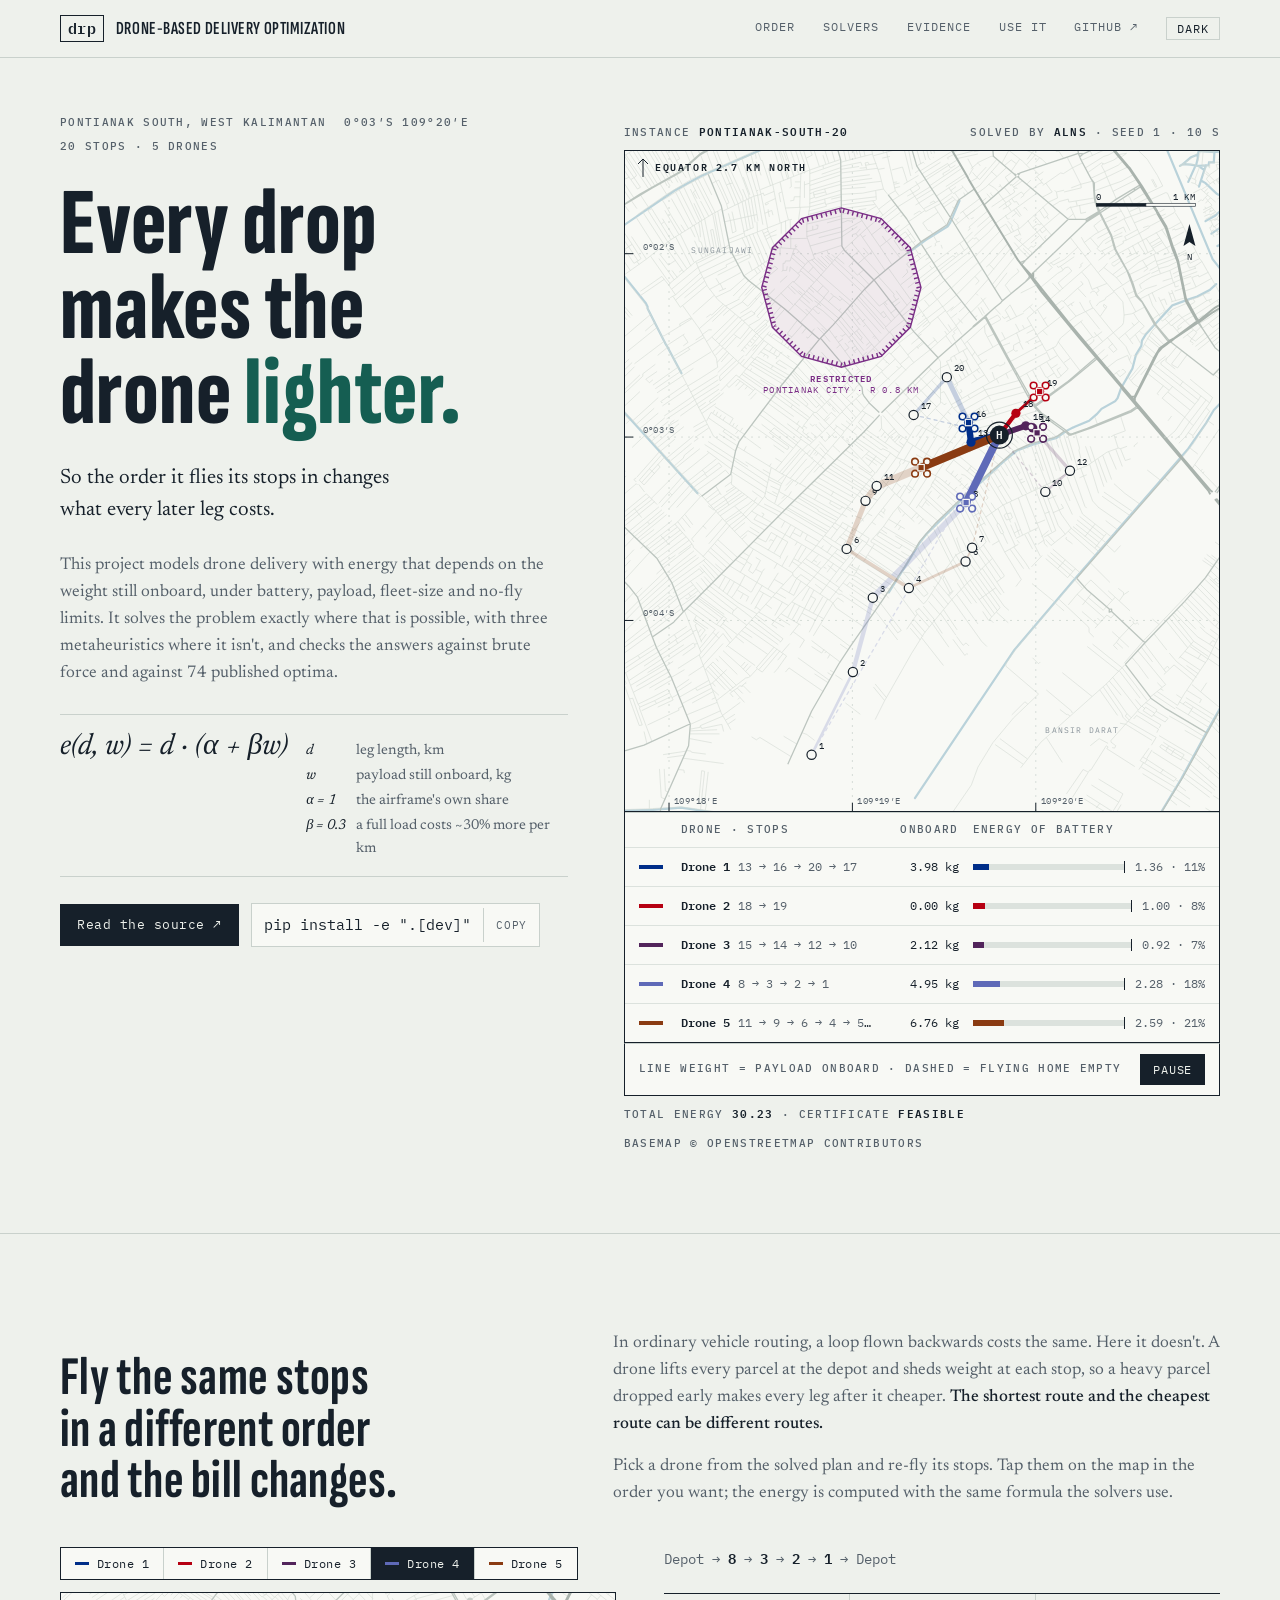
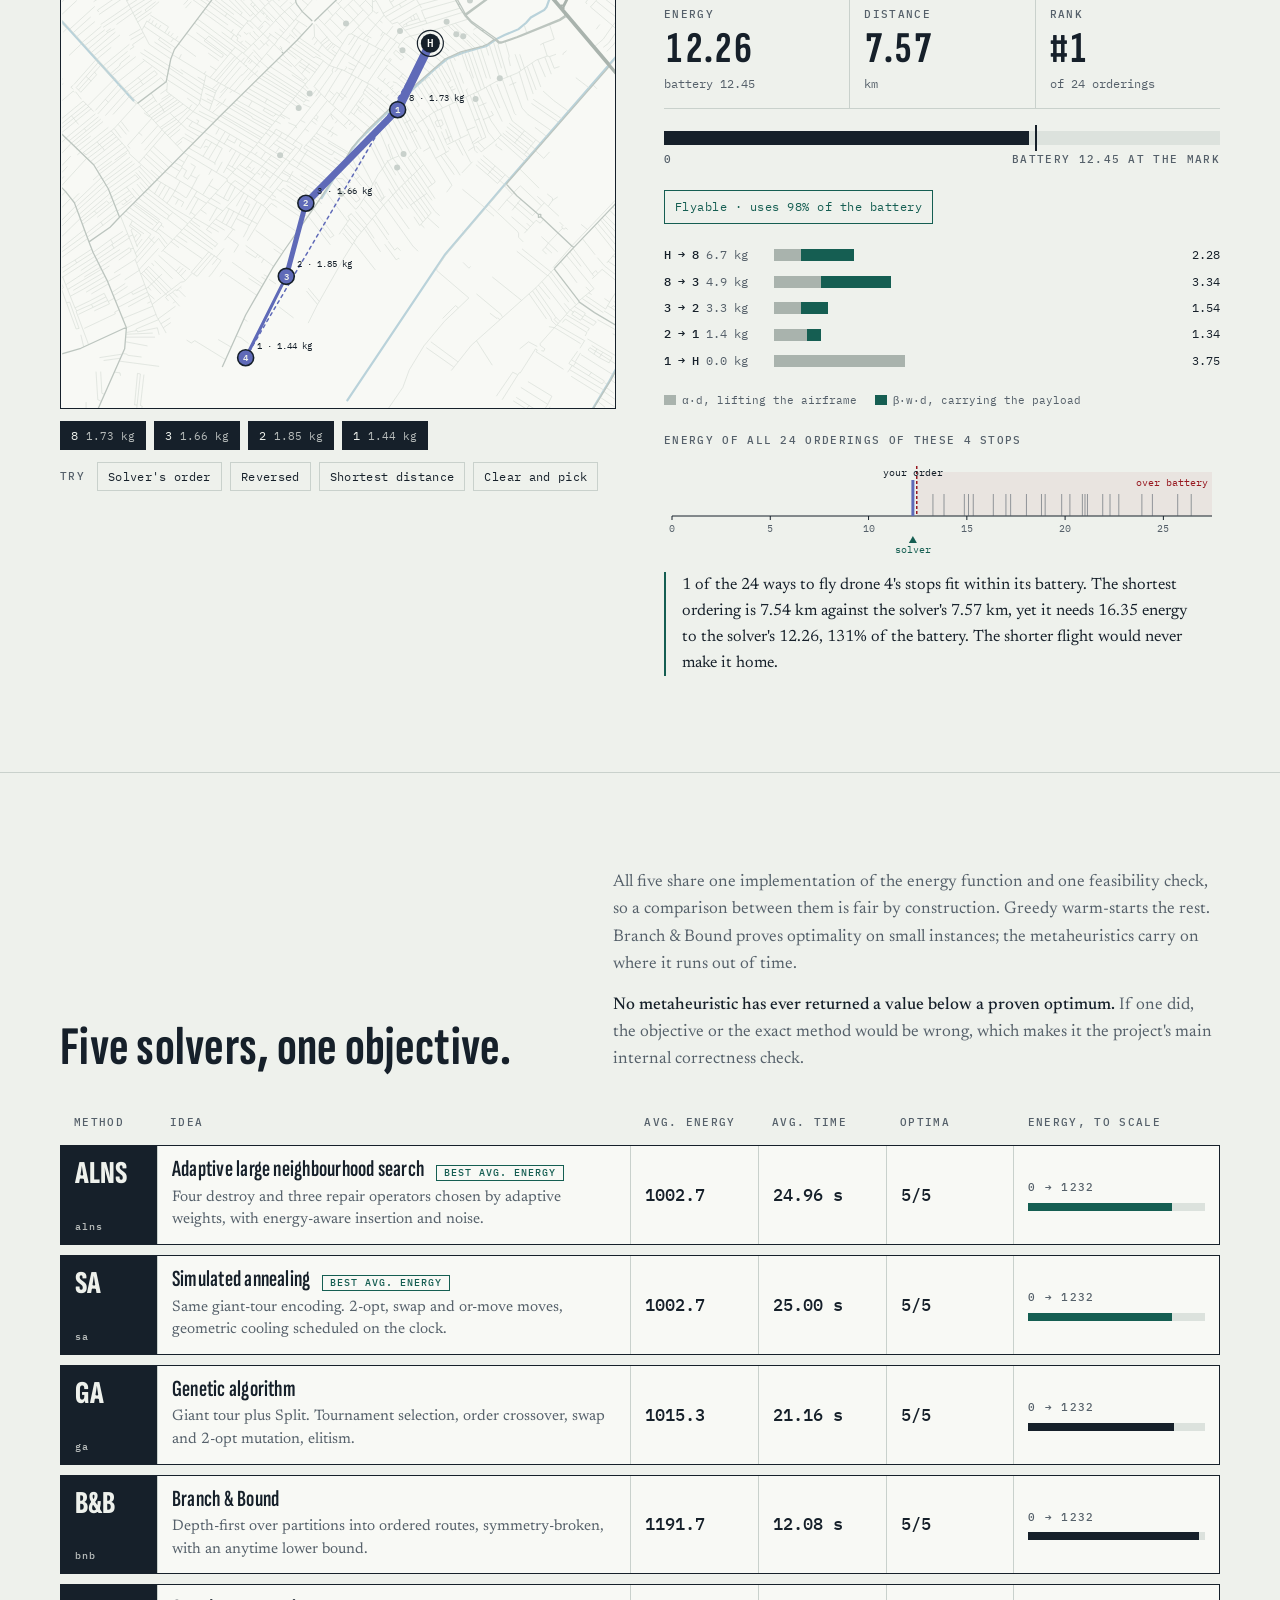
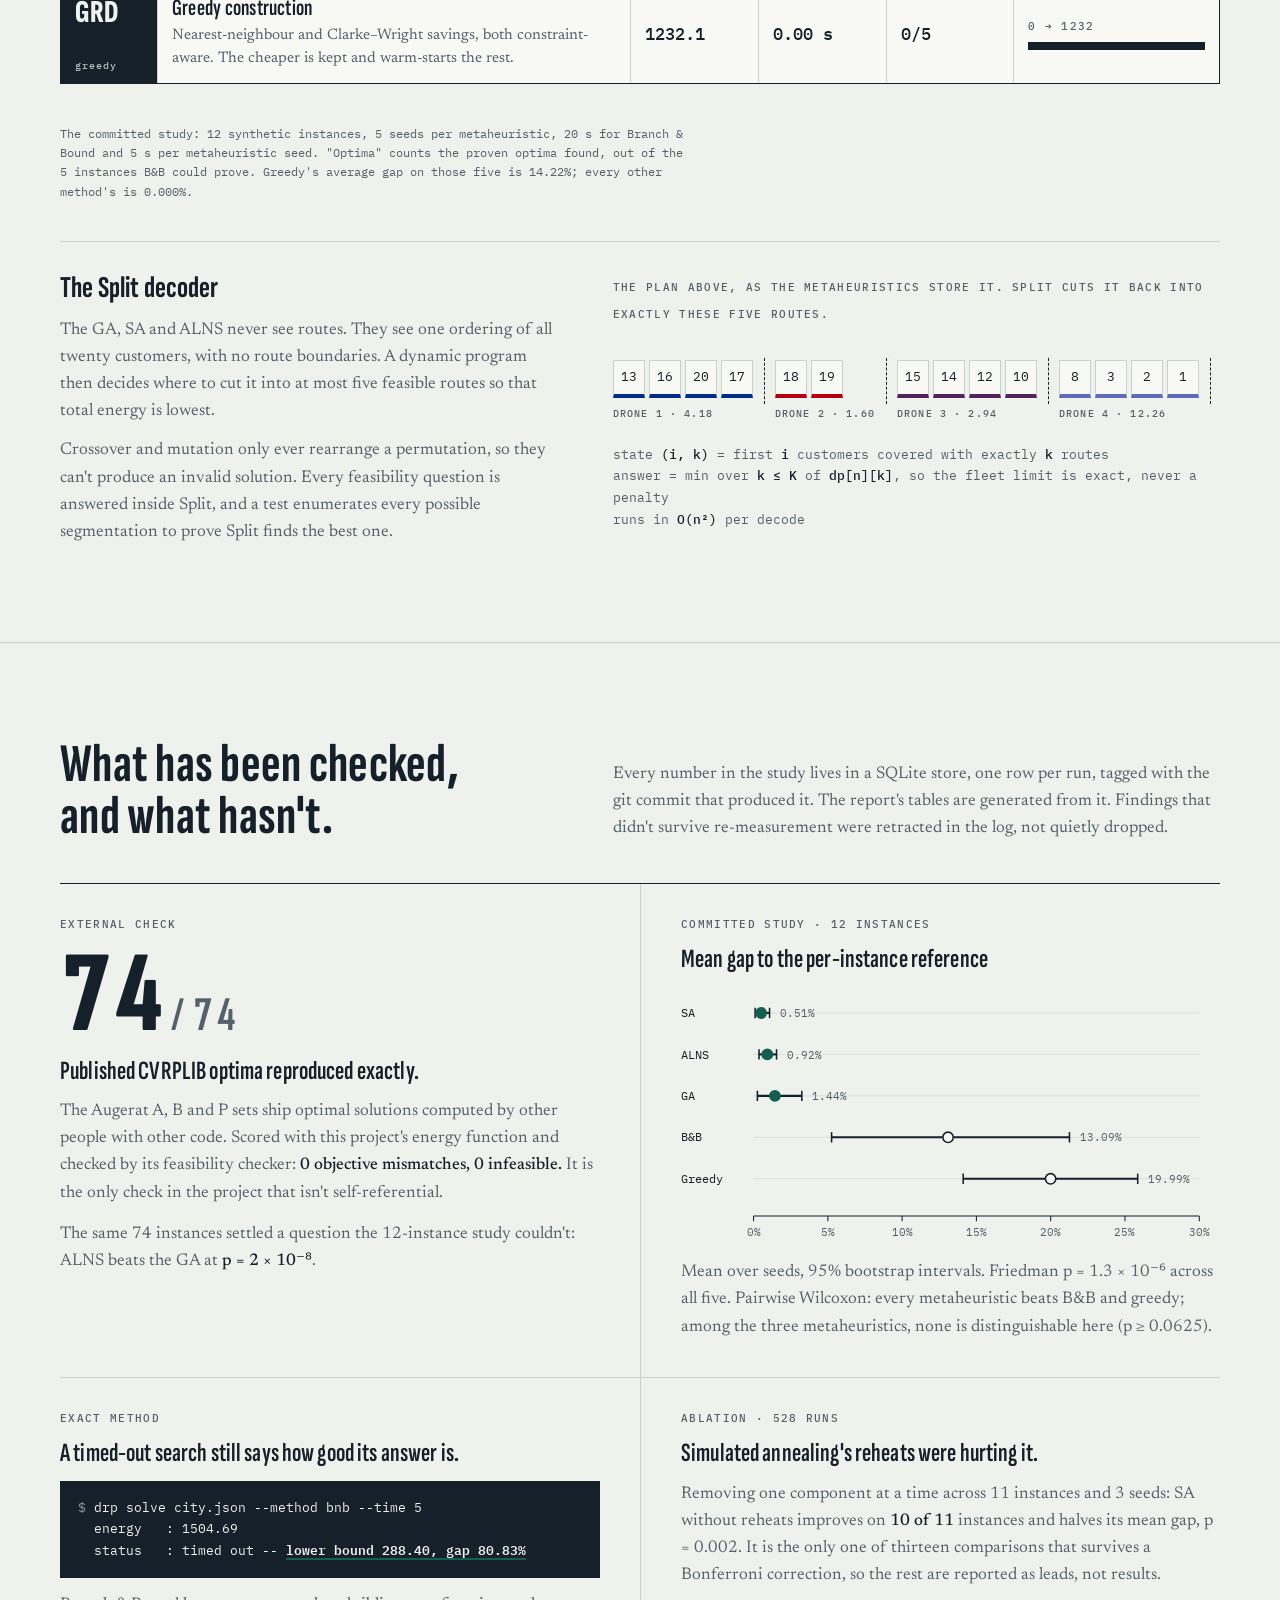
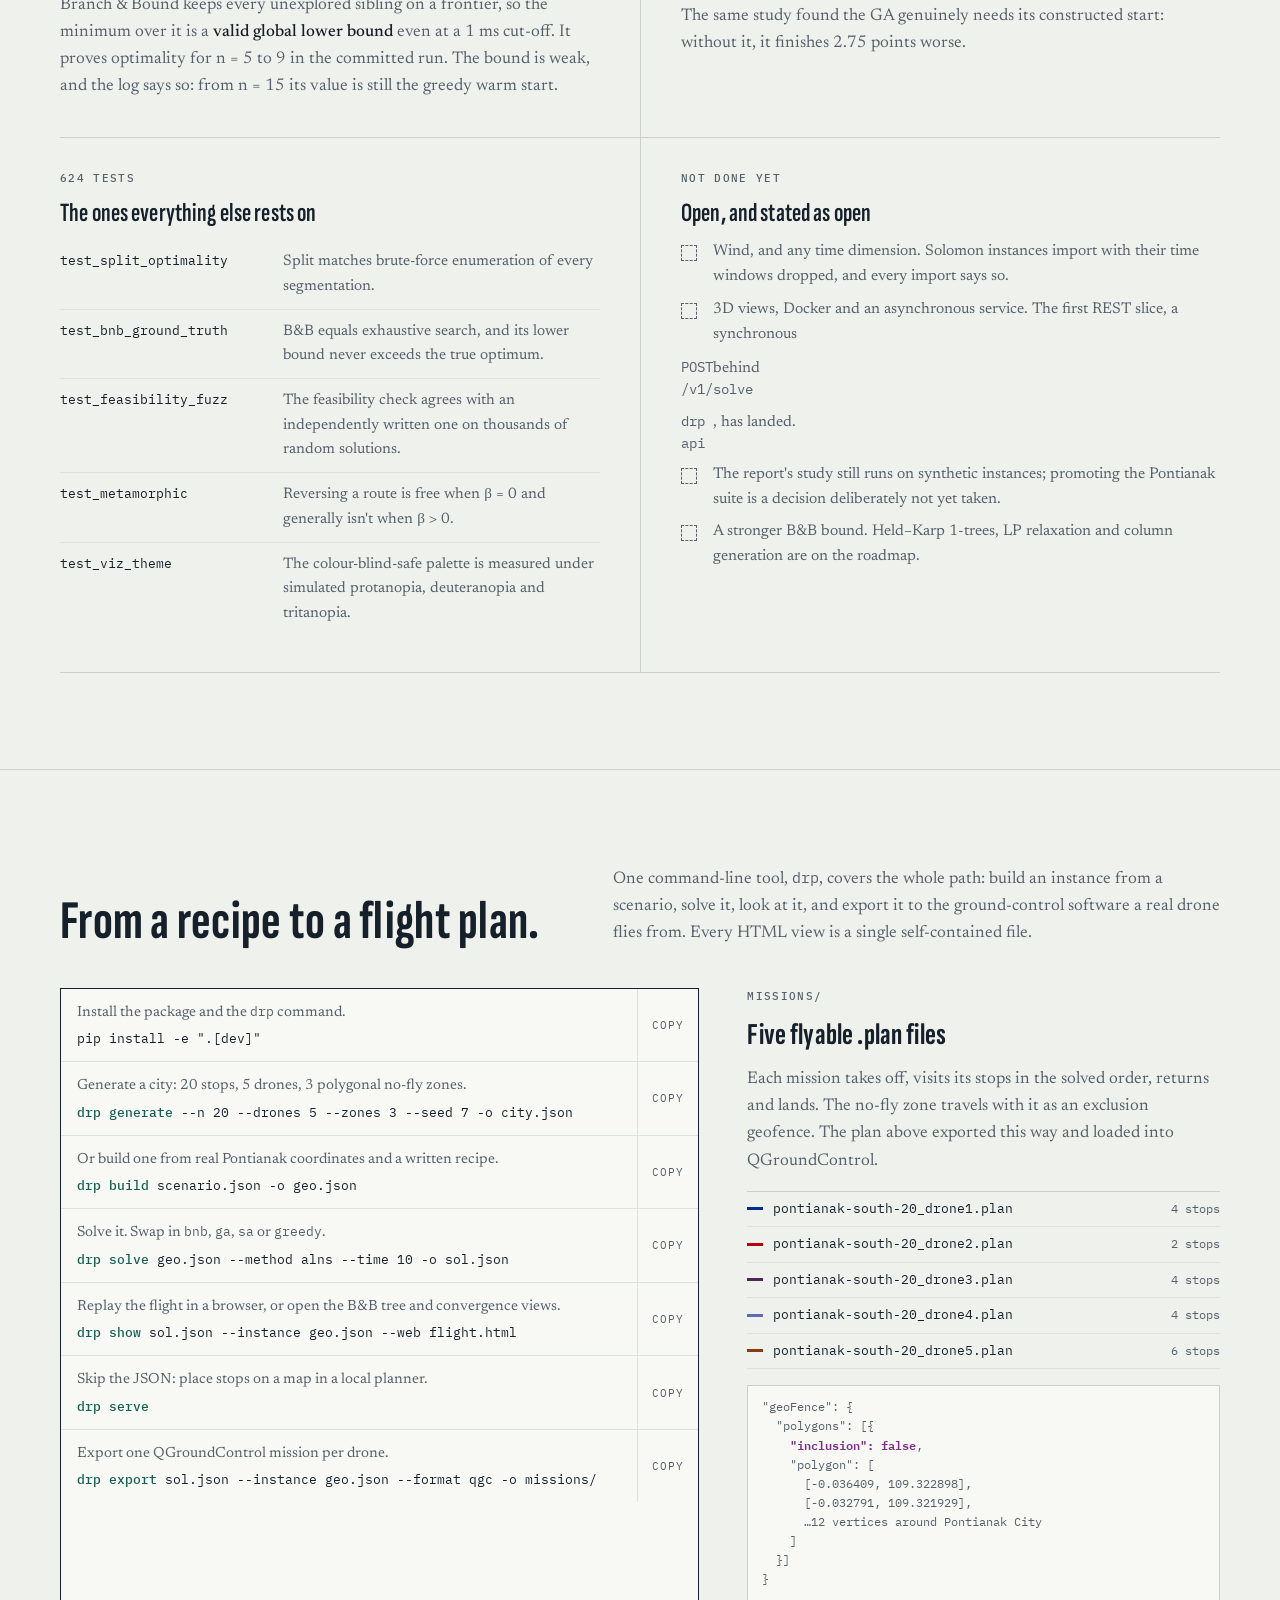
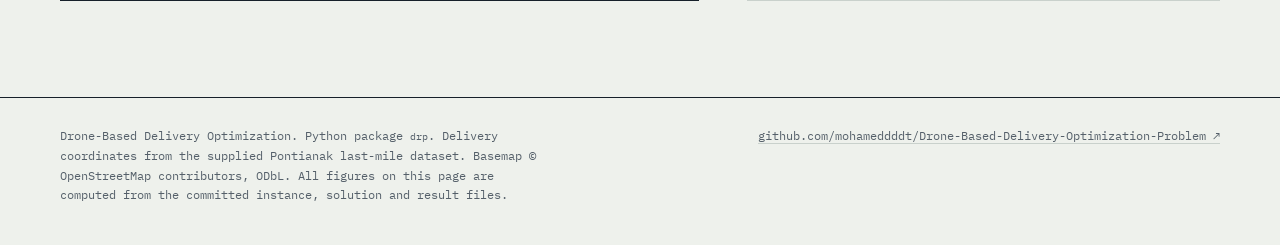
<file: site/index.html>
<!doctype html>
<html lang="en">
<head>
<meta charset="utf-8">
<meta name="viewport" content="width=device-width, initial-scale=1, viewport-fit=cover">
<title>Drone-Based Delivery Optimization</title>
<meta name="description" content="Drone routing where energy depends on the weight still onboard: exact and metaheuristic solvers, real Pontianak geography, and the evidence behind the numbers.">
<link rel="preconnect" href="https://fonts.googleapis.com">
<link rel="preconnect" href="https://fonts.gstatic.com" crossorigin>
<link rel="stylesheet" href="https://fonts.googleapis.com/css2?family=IBM+Plex+Mono:wght@400;500;600&family=Newsreader:ital,opsz,wght@0,6..72,400;0,6..72,500;1,6..72,400&family=Sofia+Sans+Extra+Condensed:wght@500;600;700;800&display=swap">
<script>try { var t = localStorage.getItem("drp-theme"); if (t === "light" || t === "dark") document.documentElement.dataset.theme = t; } catch (e) {}</script>
<link rel="stylesheet" href="styles.css">
</head>
<body>
<header class="top">
  <div class="wrap">
    <a class="mark" href="#top" aria-label="Drone-Based Delivery Optimization, top of page"><b>drp</b><span>Drone-Based Delivery Optimization</span></a>
    <nav aria-label="Sections">
      <a href="#order">Order</a>
      <a href="#solvers">Solvers</a>
      <a href="#evidence">Evidence</a>
      <a href="#use">Use it</a>
      <a href="https://github.com/mohameddddt/Drone-Based-Delivery-Optimization-Problem">GitHub ↗</a>
      <button class="theme-toggle" type="button" id="theme-toggle" aria-label="Switch colour theme"></button>
    </nav>
  </div>
</header>

<main id="top">
<section class="hero">
  <div class="wrap">
    <div class="hero-copy">
      <div class="coords">
        <span class="label">Pontianak South, West Kalimantan</span>
        <span class="label">0°03′S 109°20′E</span>
        <span class="label">20 stops · 5 drones</span>
      </div>
      <h1>Every drop makes the drone <em>lighter.</em></h1>
      <p class="lede">So the order it flies its stops in changes what every later leg costs.</p>
      <p>This project models drone delivery with energy that depends on the weight still onboard, under battery, payload, fleet-size and no-fly limits. It solves the problem exactly where that is possible, with three metaheuristics where it isn't, and checks the answers against brute force and against 74 published optima.</p>
      <div class="formula" aria-label="Energy of one leg">
        <div class="eq"><i>e</i>(<i>d</i>, <i>w</i>) = <i>d</i> · (α + β<i>w</i>)</div>
        <dl>
          <dt>d</dt><dd>leg length, km</dd>
          <dt>w</dt><dd>payload still onboard, kg</dd>
          <dt>α = 1</dt><dd>the airframe's own share</dd>
          <dt>β = 0.3</dt><dd>a full load costs ~30% more per km</dd>
        </dl>
      </div>
      <div class="actions">
        <a class="btn" href="https://github.com/mohameddddt/Drone-Based-Delivery-Optimization-Problem">Read the source ↗</a>
        <div class="copyline"><code id="pipcmd">pip install -e ".[dev]"</code><button type="button" data-copy="pipcmd">Copy</button></div>
      </div>
    </div>

    <figure class="sheet" style="margin:0">
      <div class="sheet-head">
        <span class="label">Instance <b>pontianak-south-20</b></span>
        <span class="label">Solved by <b>ALNS</b> · seed 1 · 10 s</span>
      </div>
      <div class="sheet-frame">
        <svg id="map" viewBox="0 0 1000 1111" role="img" aria-labelledby="map-title map-desc">
          <title id="map-title">Five drone routes over Pontianak South</title>
          <desc id="map-desc">An OpenStreetMap street map of Pontianak South with the equator along the top edge, a circular restricted zone over Pontianak City, the depot, twenty delivery stops and five routes. Each route's line gets thinner after every delivery because less payload is onboard.</desc>
        </svg>
      </div>
      <div class="manifest" id="manifest" aria-label="Fleet manifest">
        <div class="mhead"><span></span><span class="label">Drone · stops</span><span class="label">Onboard</span><span class="label">Energy of battery</span></div>
      </div>
      <div class="playbar">
        <span class="label">Line weight = payload onboard · dashed = flying home empty</span>
        <button type="button" id="play">Fly the plan</button>
      </div>
      <figcaption class="sheet-foot">
        <span class="label">Total energy <b id="total-e">30.23</b> · certificate <b>feasible</b></span>
        <span class="label">Basemap © OpenStreetMap contributors</span>
      </figcaption>
    </figure>
  </div>
</section>

<section class="band" id="order">
  <div class="wrap">
    <div class="sec-head">
      <h2>Fly the same stops in a different order and the bill changes.</h2>
      <div class="intro">
        <p>In ordinary vehicle routing, a loop flown backwards costs the same. Here it doesn't. A drone lifts every parcel at the depot and sheds weight at each stop, so a heavy parcel dropped early makes every leg after it cheaper. <strong>The shortest route and the cheapest route can be different routes.</strong></p>
        <p>Pick a drone from the solved plan and re-fly its stops. Tap them on the map in the order you want; the energy is computed with the same formula the solvers use.</p>
      </div>
    </div>

    <div class="lab">
      <div class="mini-wrap">
        <div class="tabs" role="tablist" aria-label="Choose a drone" id="tabs"></div>
        <div class="mini"><svg id="mini" role="img" aria-label="The chosen drone's stops on the map"></svg></div>
        <div class="picker" id="picker" aria-label="Stops, in the order you tap them"></div>
        <div class="presets">
          <span class="label">Try</span>
          <button type="button" data-preset="solver">Solver's order</button>
          <button type="button" data-preset="reverse">Reversed</button>
          <button type="button" data-preset="shortest">Shortest distance</button>
          <button type="button" data-preset="clear">Clear and pick</button>
        </div>
      </div>

      <div class="readout" aria-live="polite">
        <div class="seq" id="seq"></div>
        <div class="bignums">
          <div><span class="label">Energy</span><span class="v" id="o-e">–</span><span class="s" id="o-e-s"></span></div>
          <div><span class="label">Distance</span><span class="v" id="o-d">–</span><span class="s">km</span></div>
          <div><span class="label">Rank</span><span class="v" id="o-r">–</span><span class="s" id="o-r-s"></span></div>
        </div>
        <div>
          <div class="gauge" id="gauge"><i id="gauge-i"></i><b id="gauge-b"></b></div>
          <div class="gauge-scale"><span class="label">0</span><span class="label" id="gauge-l">battery</span></div>
        </div>
        <div class="verdict wait" id="verdict">Pick the stops</div>
        <div class="legs" id="legs"></div>
        <div class="key"><span><i style="background:var(--road-3)"></i>α·d, lifting the airframe</span><span><i style="background:var(--accent)"></i>β·w·d, carrying the payload</span></div>
        <div class="rug-box">
          <span class="label" id="rug-title">Every ordering of these stops</span>
          <svg id="rug" aria-label="Energy of every possible ordering, with the battery limit"></svg>
        </div>
        <p class="callout" id="callout"></p>
      </div>
    </div>
  </div>
</section>

<section class="band" id="solvers">
  <div class="wrap">
    <div class="sec-head">
      <h2>Five solvers, one objective.</h2>
      <div class="intro">
        <p>All five share one implementation of the energy function and one feasibility check, so a comparison between them is fair by construction. Greedy warm-starts the rest. Branch &amp; Bound proves optimality on small instances; the metaheuristics carry on where it runs out of time.</p>
        <p><strong>No metaheuristic has ever returned a value below a proven optimum.</strong> If one did, the objective or the exact method would be wrong, which makes it the project's main internal correctness check.</p>
      </div>
    </div>

    <div class="strips" id="strips">
      <div class="strip-head" aria-hidden="true">
        <span class="label">Method</span><span class="label">Idea</span><span class="label">Avg. energy</span><span class="label">Avg. time</span><span class="label">Optima</span><span class="label">Energy, to scale</span>
      </div>
    </div>
    <p class="foot-note">The committed study: 12 synthetic instances, 5 seeds per metaheuristic, 20 s for Branch &amp; Bound and 5 s per metaheuristic seed. "Optima" counts the proven optima found, out of the 5 instances B&amp;B could prove. Greedy's average gap on those five is 14.22%; every other method's is 0.000%.</p>

    <div class="split">
      <div>
        <h3>The Split decoder</h3>
        <p style="margin-top:14px">The GA, SA and ALNS never see routes. They see one ordering of all twenty customers, with no route boundaries. A dynamic program then decides where to cut it into at most five feasible routes so that total energy is lowest.</p>
        <p>Crossover and mutation only ever rearrange a permutation, so they can't produce an invalid solution. Every feasibility question is answered inside Split, and a test enumerates every possible segmentation to prove Split finds the best one.</p>
      </div>
      <div style="min-width:0">
        <span class="label">The plan above, as the metaheuristics store it. Split cuts it back into exactly these five routes.</span>
        <div class="tour-box" style="margin-top:28px"><div class="tour" id="tour"></div></div>
        <div class="dp">state <b>(i, k)</b> = first <b>i</b> customers covered with exactly <b>k</b> routes<br>answer = min over <b>k ≤ K</b> of <b>dp[n][k]</b>, so the fleet limit is exact, never a penalty<br>runs in <b>O(n²)</b> per decode</div>
      </div>
    </div>
  </div>
</section>

<section class="band" id="evidence">
  <div class="wrap">
    <div class="sec-head">
      <h2>What has been checked, and what hasn't.</h2>
      <div class="intro">
        <p>Every number in the study lives in a SQLite store, one row per run, tagged with the git commit that produced it. The report's tables are generated from it. Findings that didn't survive re-measurement were retracted in the log, not quietly dropped.</p>
      </div>
    </div>

    <div class="ledger">
      <div class="entry">
        <span class="label">External check</span>
        <div class="huge">74<small> / 74</small></div>
        <h3>Published CVRPLIB optima reproduced exactly.</h3>
        <p>The Augerat A, B and P sets ship optimal solutions computed by other people with other code. Scored with this project's energy function and checked by its feasibility checker: <strong>0 objective mismatches, 0 infeasible.</strong> It is the only check in the project that isn't self-referential.</p>
        <p>The same 74 instances settled a question the 12-instance study couldn't: ALNS beats the GA at <strong>p = 2 × 10⁻⁸</strong>.</p>
      </div>
      <div class="entry ci">
        <span class="label">Committed study · 12 instances</span>
        <h3>Mean gap to the per-instance reference</h3>
        <svg id="ci" viewBox="0 0 520 250" role="img" aria-label="Mean gap with 95% bootstrap confidence intervals: SA 0.51%, ALNS 0.92%, GA 1.44%, Branch and Bound 13.09%, Greedy 19.99%"></svg>
        <p>Mean over seeds, 95% bootstrap intervals. Friedman p = 1.3 × 10⁻⁶ across all five. Pairwise Wilcoxon: every metaheuristic beats B&amp;B and greedy; among the three metaheuristics, none is distinguishable here (p ≥ 0.0625).</p>
      </div>
      <div class="entry">
        <span class="label">Exact method</span>
        <h3>A timed-out search still says how good its answer is.</h3>
<pre class="term"><span class="p">$</span> drp solve city.json --method bnb --time 5
  energy   : 1504.69
  status   : timed out -- <span class="hl">lower bound 288.40, gap 80.83%</span></pre>
        <p>Branch &amp; Bound keeps every unexplored sibling on a frontier, so the minimum over it is a <strong>valid global lower bound</strong> even at a 1 ms cut-off. It proves optimality for n = 5 to 9 in the committed run. The bound is weak, and the log says so: from n = 15 its value is still the greedy warm start.</p>
      </div>
      <div class="entry">
        <span class="label">Ablation · 528 runs</span>
        <h3>Simulated annealing's reheats were hurting it.</h3>
        <p>Removing one component at a time across 11 instances and 3 seeds: SA without reheats improves on <strong>10 of 11</strong> instances and halves its mean gap, p = 0.002. It is the only one of thirteen comparisons that survives a Bonferroni correction, so the rest are reported as leads, not results.</p>
        <p>The same study found the GA genuinely needs its constructed start: without it, it finishes 2.75 points worse.</p>
      </div>
      <div class="entry">
        <span class="label">624 tests</span>
        <h3>The ones everything else rests on</h3>
        <ul class="tests">
          <li><code>test_split_optimality</code><span>Split matches brute-force enumeration of every segmentation.</span></li>
          <li><code>test_bnb_ground_truth</code><span>B&amp;B equals exhaustive search, and its lower bound never exceeds the true optimum.</span></li>
          <li><code>test_feasibility_fuzz</code><span>The feasibility check agrees with an independently written one on thousands of random solutions.</span></li>
          <li><code>test_metamorphic</code><span>Reversing a route is free when β = 0 and generally isn't when β &gt; 0.</span></li>
          <li><code>test_viz_theme</code><span>The colour-blind-safe palette is measured under simulated protanopia, deuteranopia and tritanopia.</span></li>
        </ul>
      </div>
      <div class="entry">
        <span class="label">Not done yet</span>
        <h3>Open, and stated as open</h3>
        <ul class="notyet">
          <li>Wind, and any time dimension. Solomon instances import with their time windows dropped, and every import says so.</li>
          <li>3D views, Docker and an asynchronous service. The first REST slice, a synchronous <code>POST /v1/solve</code> behind <code>drp api</code>, has landed.</li>
          <li>The report's study still runs on synthetic instances; promoting the Pontianak suite is a decision deliberately not yet taken.</li>
          <li>A stronger B&amp;B bound. Held–Karp 1-trees, LP relaxation and column generation are on the roadmap.</li>
        </ul>
      </div>
    </div>
  </div>
</section>

<section class="band" id="use">
  <div class="wrap">
    <div class="sec-head">
      <h2>From a recipe to a flight plan.</h2>
      <div class="intro">
        <p>One command-line tool, <code>drp</code>, covers the whole path: build an instance from a scenario, solve it, look at it, and export it to the ground-control software a real drone flies from. Every HTML view is a single self-contained file.</p>
      </div>
    </div>

    <div class="use">
      <div class="cmds" id="cmds">
        <div class="cmd"><div class="body"><p>Install the package and the <code>drp</code> command.</p><pre id="c1">pip install -e ".[dev]"</pre></div><button type="button" data-copy="c1">Copy</button></div>
        <div class="cmd"><div class="body"><p>Generate a city: 20 stops, 5 drones, 3 polygonal no-fly zones.</p><pre id="c2"><span class="c">drp generate</span> --n 20 --drones 5 --zones 3 --seed 7 -o city.json</pre></div><button type="button" data-copy="c2">Copy</button></div>
        <div class="cmd"><div class="body"><p>Or build one from real Pontianak coordinates and a written recipe.</p><pre id="c3"><span class="c">drp build</span> scenario.json -o geo.json</pre></div><button type="button" data-copy="c3">Copy</button></div>
        <div class="cmd"><div class="body"><p>Solve it. Swap in <code>bnb</code>, <code>ga</code>, <code>sa</code> or <code>greedy</code>.</p><pre id="c4"><span class="c">drp solve</span> geo.json --method alns --time 10 -o sol.json</pre></div><button type="button" data-copy="c4">Copy</button></div>
        <div class="cmd"><div class="body"><p>Replay the flight in a browser, or open the B&amp;B tree and convergence views.</p><pre id="c5"><span class="c">drp show</span> sol.json --instance geo.json --web flight.html</pre></div><button type="button" data-copy="c5">Copy</button></div>
        <div class="cmd"><div class="body"><p>Skip the JSON: place stops on a map in a local planner.</p><pre id="c6"><span class="c">drp serve</span></pre></div><button type="button" data-copy="c6">Copy</button></div>
        <div class="cmd"><div class="body"><p>Export one QGroundControl mission per drone.</p><pre id="c7"><span class="c">drp export</span> sol.json --instance geo.json --format qgc -o missions/</pre></div><button type="button" data-copy="c7">Copy</button></div>
      </div>

      <div class="qgc">
        <span class="label">missions/</span>
        <h3>Five flyable .plan files</h3>
        <p>Each mission takes off, visits its stops in the solved order, returns and lands. The no-fly zone travels with it as an exclusion geofence. The plan above exported this way and loaded into QGroundControl.</p>
        <ul class="files" id="files"></ul>
<pre class="plan">"geoFence": {
  "polygons": [{
    <b>"inclusion": false</b>,
    "polygon": [
      [-0.036409, 109.322898],
      [-0.032791, 109.321929],
      …12 vertices around Pontianak City
    ]
  }]
}</pre>
      </div>
    </div>
  </div>
</section>
</main>

<footer>
  <div class="wrap">
    <p>Drone-Based Delivery Optimization. Python package <code>drp</code>. Delivery coordinates from the supplied Pontianak last-mile dataset. Basemap © OpenStreetMap contributors, ODbL. All figures on this page are computed from the committed instance, solution and result files.</p>
    <p><a href="https://github.com/mohameddddt/Drone-Based-Delivery-Optimization-Problem">github.com/mohameddddt/Drone-Based-Delivery-Optimization-Problem ↗</a></p>
  </div>
</footer>
<div class="toast" id="toast" hidden></div>

<script>
(function () {
  var root = document.documentElement, btn = document.getElementById("theme-toggle");
  var mq = window.matchMedia("(prefers-color-scheme: dark)");
  function current() { return root.dataset.theme || (mq.matches ? "dark" : "light"); }
  function paint() {
    var dark = current() === "dark";
    btn.textContent = dark ? "Light" : "Dark";
    btn.setAttribute("aria-label", "Switch to " + (dark ? "light" : "dark") + " theme");
  }
  btn.addEventListener("click", function () {
    var next = current() === "dark" ? "light" : "dark";
    root.dataset.theme = next;
    try { localStorage.setItem("drp-theme", next); } catch (e) {}
    paint();
  });
  if (mq.addEventListener) mq.addEventListener("change", paint);
  paint();
})();
</script>
<script src="data/instance.js"></script>
<script src="data/basemap.js"></script>
<script src="js/model.js"></script>
<script src="js/chart.js"></script>
<script src="js/lab.js"></script>
<script src="js/sections.js"></script>
</body>
</html>
</file>
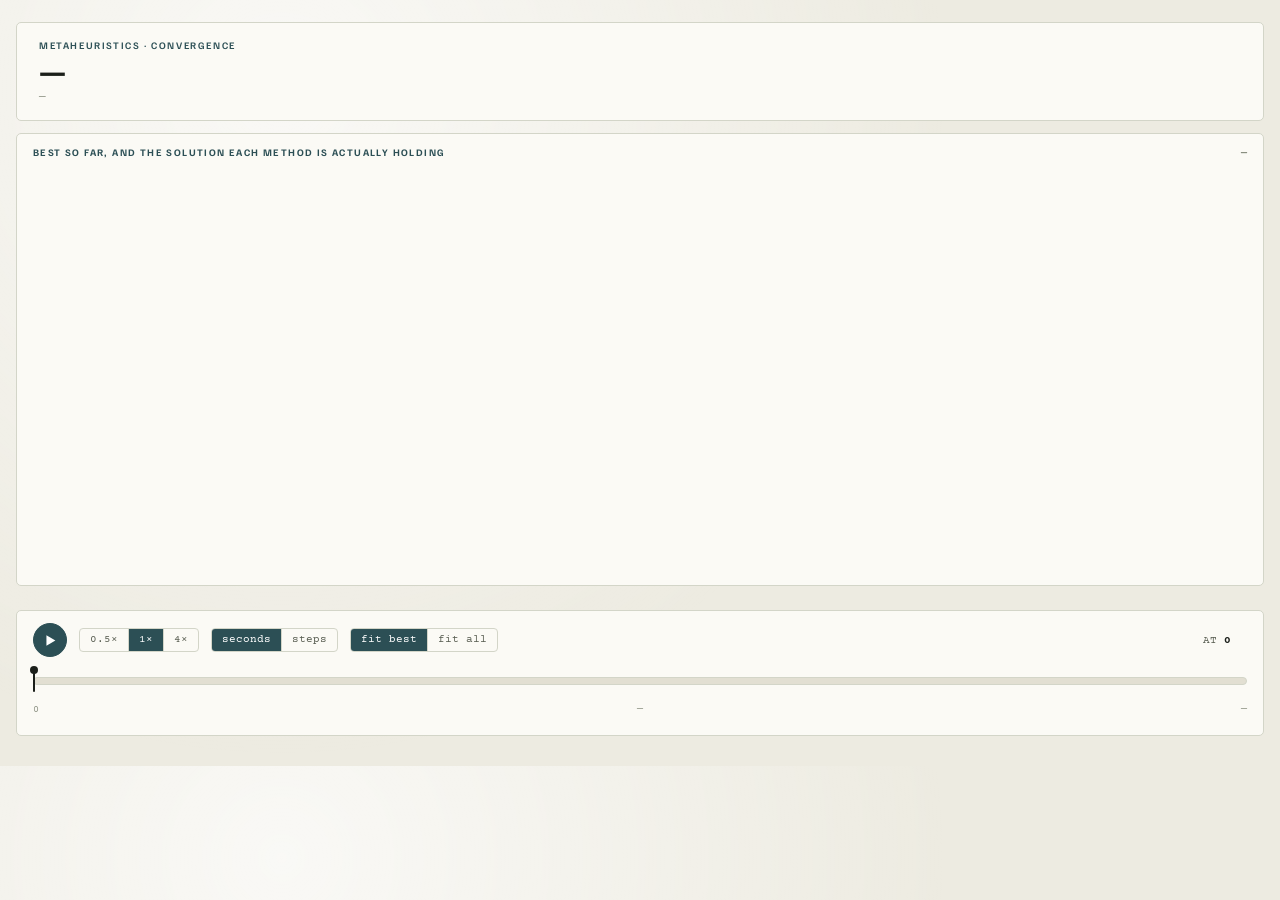
<file: drp/viz/web/dashboard_template.html>
<!doctype html>
<html lang="en">
<head>
<meta charset="utf-8">
<meta name="viewport" content="width=device-width, initial-scale=1">
<title>Convergence -- __DRP_INSTANCE_NAME__</title>
<link rel="stylesheet" href="https://fonts.googleapis.com/css2?family=Familjen+Grotesk:wght@500;600;700&family=Courier+Prime:wght@400;700&display=swap">
<style>
  :root{
    /* The same aeronautical-chart identity as the flight replay and the tree
       explorer: three views of one run should read as one document. */
    --paper:#EDEBE1; --paper-2:#E2DFD2; --panel:#FBFAF5;
    --ink:#1B1F1A; --muted:#585D51; --muted-2:#8A8F80;
    --line:#D3D5C8; --line-2:#BFC2B3;
    --restricted:#8E2F63; --caution:#B23A22; --warn:#9C6B12; --success:#3E7A3C;
    --accent:#2C4F55; --accent-2:#3E7078; --accent-ink:#FFFFFF;
    --f-display:'Familjen Grotesk',system-ui,sans-serif;
    --f-mono:'Courier Prime',ui-monospace,Consolas,monospace;
    --sp-2:8px; --sp-3:12px; --sp-4:16px; --sp-5:22px; --sp-6:30px;
    --r:5px;
  }
  *{box-sizing:border-box;}
  html,body{margin:0;}
  body{background:var(--paper);color:var(--ink);font-family:var(--f-display);
    background-image:radial-gradient(circle at 22% 12%,rgba(255,255,255,.7),transparent 55%);}
  ::selection{background:rgba(44,79,85,.2);}
  button{font-family:inherit;}

  .console{max-width:1440px;margin:0 auto;padding:var(--sp-5) var(--sp-4) var(--sp-6);
    display:flex;flex-direction:column;gap:var(--sp-3);}

  .hud{border:1px solid var(--line);border-radius:var(--r);background:var(--panel);
    padding:var(--sp-4) var(--sp-5);display:flex;flex-wrap:wrap;align-items:center;
    justify-content:space-between;gap:var(--sp-4);}
  .eyebrow{font-weight:600;font-size:10px;letter-spacing:.16em;color:var(--accent);
    text-transform:uppercase;}
  .hud h1{font-weight:700;font-size:clamp(21px,3vw,30px);margin:0;letter-spacing:-.01em;
    text-transform:capitalize;}
  .hud .sub{font-family:var(--f-mono);font-size:11px;color:var(--muted-2);margin-top:2px;}
  .winners{display:flex;gap:var(--sp-5);flex-wrap:wrap;}
  .win{display:flex;flex-direction:column;gap:1px;min-width:66px;}
  .win .v{font-family:var(--f-mono);font-variant-numeric:tabular-nums;font-size:17px;
    line-height:1.2;}
  .win .k{font-size:9px;letter-spacing:.11em;text-transform:uppercase;color:var(--muted-2);
    font-weight:600;display:flex;align-items:center;gap:4px;}
  .win .k i{width:8px;height:8px;border-radius:2px;display:inline-block;}
  .win.best .v::after{content:" \2605";font-size:11px;color:var(--success);}

  .card{border:1px solid var(--line);border-radius:var(--r);background:var(--panel);
    padding:var(--sp-3) var(--sp-4);}
  .card h2{margin:0 0 var(--sp-2);font-size:10px;letter-spacing:.14em;text-transform:uppercase;
    color:var(--accent);font-weight:700;display:flex;justify-content:space-between;
    align-items:baseline;gap:8px;flex-wrap:wrap;}
  .card h2 em{font-style:normal;font-family:var(--f-mono);color:var(--muted-2);
    letter-spacing:0;text-transform:none;font-size:10px;}

  .main-chart{height:clamp(300px,44vh,460px);}
  .main-chart svg{display:block;width:100%;height:100%;}
  .legend{display:flex;gap:var(--sp-4);flex-wrap:wrap;font-family:var(--f-mono);
    font-size:10.5px;color:var(--muted);margin-top:6px;align-items:center;}
  .legend span{display:flex;align-items:center;gap:5px;}
  .legend i{width:16px;height:0;border-top:2px solid currentColor;display:inline-block;}
  .legend i.thin{border-top-width:1px;opacity:.45;}
  .legend i.dash{border-top-style:dashed;}
  .clipnote{font-family:var(--f-mono);font-size:10px;color:var(--warn);margin-top:4px;}

  .panels{display:grid;grid-template-columns:repeat(auto-fit,minmax(340px,1fr));
    gap:var(--sp-3);}
  .panel svg{display:block;width:100%;height:150px;}
  .panel .wide{height:170px;}
  .minirows{display:flex;flex-direction:column;gap:3px;margin-top:6px;}
  .mrow{display:grid;grid-template-columns:74px 1fr 46px;gap:7px;align-items:center;
    font-family:var(--f-mono);font-size:10px;color:var(--muted);}
  .mrow .bar{height:7px;background:var(--paper-2);border:1px solid var(--line);
    border-radius:2px;overflow:hidden;}
  .mrow .bar i{display:block;height:100%;}
  .mrow b{text-align:right;color:var(--ink);font-weight:400;font-variant-numeric:tabular-nums;}
  .kv{display:flex;justify-content:space-between;gap:8px;font-size:11px;padding:2.5px 0;
    border-bottom:1px dotted var(--line);}
  .kv:last-child{border-bottom:0;}
  .kv span{color:var(--muted);}
  .kv b{font-family:var(--f-mono);font-weight:700;font-variant-numeric:tabular-nums;}
  .kv b.good{color:var(--success);}
  .kv b.bad{color:var(--restricted);}

  .transport{border:1px solid var(--line);border-radius:var(--r);background:var(--panel);
    padding:var(--sp-3) var(--sp-4);display:flex;flex-direction:column;gap:var(--sp-2);}
  .t-row{display:flex;align-items:center;gap:var(--sp-3);flex-wrap:wrap;}
  .play-btn{width:34px;height:34px;border-radius:50%;border:1px solid var(--accent);
    background:var(--accent);color:var(--accent-ink);display:grid;place-items:center;
    cursor:pointer;flex:none;}
  .play-btn svg{width:13px;height:13px;}
  .seg{display:flex;border:1px solid var(--line);border-radius:4px;overflow:hidden;}
  .seg button{border:0;background:transparent;padding:5px 10px;font-size:10.5px;
    font-family:var(--f-mono);color:var(--muted);cursor:pointer;border-right:1px solid var(--line);}
  .seg button:last-child{border-right:0;}
  .seg button.on{background:var(--accent);color:var(--accent-ink);}
  .clock{margin-left:auto;display:flex;gap:var(--sp-4);font-family:var(--f-mono);font-size:11px;
    color:var(--muted);flex-wrap:wrap;}
  .clock b{color:var(--ink);font-variant-numeric:tabular-nums;}
  .scrub{position:relative;height:32px;cursor:pointer;outline:none;}
  .scrub .track{position:absolute;left:0;right:0;top:12px;height:8px;background:var(--paper-2);
    border:1px solid var(--line);border-radius:4px;overflow:hidden;}
  .scrub .fill{position:absolute;inset:0 100% 0 0;background:var(--accent-2);opacity:.5;}
  .scrub .head{position:absolute;top:5px;width:2px;height:22px;background:var(--ink);
    border-radius:1px;pointer-events:none;}
  .scrub .head::after{content:"";position:absolute;left:-3px;top:-4px;width:8px;height:8px;
    background:var(--ink);border-radius:50%;}
  .scrub:focus-visible .track{border-color:var(--accent);}
  .axis{display:flex;justify-content:space-between;font-family:var(--f-mono);font-size:9.5px;
    color:var(--muted-2);}
  .caveat{font-size:10.5px;color:var(--muted-2);font-family:var(--f-mono);line-height:1.55;}
  .caveat b{color:var(--caution);}

  .tip{position:fixed;pointer-events:none;opacity:0;transform:translate(-50%,-135%);
    background:var(--ink);color:var(--paper);padding:5px 8px;border-radius:4px;
    font-family:var(--f-mono);font-size:10.5px;white-space:pre;z-index:20;line-height:1.5;}

  /* shown only when the GSAP request failed -- see the guard at the top of the
     script; without it the page is a shell of empty panels with no explanation */
  .offline-note{max-width:640px;margin:12vh auto;padding:0 24px;
    font-family:system-ui,sans-serif;color:#1B1F1A;line-height:1.6;}
  .offline-note h1{font-size:20px;margin:0 0 12px;}
  .offline-note p{margin:0 0 12px;color:#585D51;font-size:14px;}
  .offline-note code{font-family:ui-monospace,Consolas,monospace;font-size:13px;
    background:#E2DFD2;padding:1px 4px;border-radius:3px;}
</style>
</head>
<body>
<div class="console">

  <header class="hud">
    <div>
      <div class="eyebrow">Metaheuristics &middot; convergence</div>
      <h1 id="ttl">&mdash;</h1>
      <div class="sub" id="sub">&mdash;</div>
    </div>
    <div class="winners" id="winners"></div>
  </header>

  <section class="card">
    <h2><span>Best so far, and the solution each method is actually holding</span>
        <em id="axisNote">&mdash;</em></h2>
    <div class="main-chart"><svg id="chartMain"></svg></div>
    <div class="legend" id="legendMain"></div>
    <div class="clipnote" id="clipNote"></div>
  </section>

  <div class="panels" id="panels"></div>

  <footer class="transport">
    <div class="t-row">
      <button class="play-btn" id="playBtn" aria-label="Play">
        <svg id="playIcon" viewBox="0 0 16 16" fill="currentColor"><path d="M3 1.5v13l11-6.5z"/></svg>
      </button>
      <div class="seg" id="speedGroup">
        <button data-s="0.5">0.5&times;</button>
        <button data-s="1" class="on">1&times;</button>
        <button data-s="4">4&times;</button>
      </div>
      <div class="seg" id="axisGroup">
        <button data-x="t" class="on">seconds</button>
        <button data-x="step">steps</button>
      </div>
      <div class="seg" id="fitGroup" title="Vertical range of the main chart">
        <button data-fit="best" class="on">fit best</button>
        <button data-fit="all">fit all</button>
      </div>
      <div class="clock">
        <span>AT <b id="rdX">0</b></span>
        <span id="rdBests"></span>
      </div>
    </div>
    <div class="scrub" id="scrub" role="slider" tabindex="0"
         aria-label="Search progress" aria-valuemin="0" aria-valuemax="100" aria-valuenow="0">
      <div class="track"><div class="fill" id="scrubFill"></div></div>
      <div class="head" id="scrubHead"></div>
    </div>
    <div class="axis"><span id="axStart">0</span><span id="axMid">&mdash;</span><span id="axEnd">&mdash;</span></div>
    <div class="caveat" id="caveat"></div>
  </footer>

</div>
<div class="tip" id="tip"></div>

<script src="https://cdnjs.cloudflare.com/ajax/libs/gsap/3.12.5/gsap.min.js"></script>
<script>
(function(){
"use strict";

// Every element on this page is built by this script, and this script needs
// GSAP -- which is the one thing the file does not carry inside it. If that
// request failed, the page would otherwise render as a shell of empty panels
// and em-dashes with nothing to explain it.
if (typeof gsap === "undefined"){
  document.body.innerHTML =
    '<div class="offline-note">' +
    '<h1>This page could not load GSAP</h1>' +
    '<p>The file is self-contained apart from one thing: it fetches the GSAP ' +
    'animation library from <code>cdnjs.cloudflare.com</code>, and its two ' +
    'typefaces from Google Fonts, when you open it. That request did not ' +
    'succeed — most likely this machine is offline, or something is ' +
    'blocking the CDN.</p>' +
    '<p>Reconnect and reload. Nothing else is missing: the instance and every ' +
    'search trace are inside this file already.</p>' +
    '</div>';
  return;
}

const DATA = __DRP_DASH_DATA_JSON__;
const NS = "http://www.w3.org/2000/svg";

let reduced = false;
gsap.matchMedia().add("(prefers-reduced-motion: reduce)", () => { reduced = true; });

// ---------- theme (roadmap 2.5) ----------
// Every colour that carries a *meaning* lives in Python (`drp/viz/theme.py`)
// and travels in the payload, so `--theme safe` / `--theme chart` switches this
// page, the matplotlib figures and the other two pages together; there is no
// second copy of a palette anywhere in the repository.
const THEME = (DATA && DATA.theme) || null;
// CSS custom property <- theme token. The stylesheet above is written against
// these names, so pushing the tokens through here is what makes the HTML
// chrome and the SVG agree on one palette.
const CSS_VARS = {
  "--paper":"paper", "--paper-2":"paper2", "--panel":"panel", "--ink":"ink",
  "--muted":"muted", "--muted-2":"muted2", "--line":"line", "--line-2":"line2",
  "--restricted":"restricted", "--caution":"caution", "--warn":"warn",
  "--success":"success", "--accent":"accent", "--accent-2":"accent2",
  "--water":"water",
};
function applyTheme(tokens){
  if (!tokens) return;
  const root = document.documentElement.style;
  for (const k in CSS_VARS){ if (tokens[CSS_VARS[k]]) root.setProperty(k, tokens[CSS_VARS[k]]); }
}

const C = Object.assign({
  ink:"#1B1F1A", muted:"#585D51", muted2:"#8A8F80", line:"#D3D5C8", line2:"#BFC2B3",
  paper:"#EDEBE1", paper2:"#E2DFD2", panel:"#FBFAF5",
  accent:"#2C4F55", accent2:"#3E7078", restricted:"#8E2F63", caution:"#B23A22",
  warn:"#9C6B12", success:"#3E7A3C", water:"#BCD3D8",
}, THEME ? THEME.tokens : {});
applyTheme(THEME ? THEME.tokens : null);
const clamp = (v,a,b) => v<a?a:v>b?b:v;
const fmt = (v,d) => (v===null||v===undefined||!isFinite(v)) ? "–" : v.toFixed(d===undefined?1:d);

function el(tag, attrs){
  const e = document.createElementNS(NS, tag);
  if (attrs) for (const k in attrs) e.setAttribute(k, attrs[k]);
  return e;
}
function h(tag, cls, html){
  const e = document.createElement(tag);
  if (cls) e.className = cls;
  if (html !== undefined) e.innerHTML = html;
  return e;
}

// ===========================================================================
// the runs
// ===========================================================================
const RUNS = DATA.methods.map(m => {
  const S = m.trace.samples;
  return {
    ...m,
    samples: S,
    xs_t: S.map(s => s.t),
    xs_step: S.map(s => s.step),
    hasTemp: S.some(s => s.temp !== undefined),
    hasPop: S.some(s => s.mean !== undefined && s.mean !== null),
    segments: m.trace.segments,
    events: m.trace.events,
  };
});
const REF = DATA.reference;
let axisMode = "t";                      // "t" (seconds) or "step"

function xsOf(r){ return axisMode === "t" ? r.xs_t : r.xs_step; }
function xMax(){
  return axisMode === "t" ? DATA.meta.t_max : DATA.meta.step_max;
}
// The domain starts at the first sample any run produced, not at zero: the
// first iteration takes a few milliseconds, and a domain starting at 0 leaves a
// sliver where every readout reads "-" -- which is where Home lands.
function xMin(){
  let lo = Infinity;
  RUNS.forEach(r => { const xs = xsOf(r); if (xs.length) lo = Math.min(lo, xs[0]); });
  return isFinite(lo) ? lo : 0;
}
function xSpan(){ return Math.max(1e-9, xMax() - xMin()); }
function panelDomain(r){
  const xs = xsOf(r);
  if (!xs.length) return [0, 1];
  return [xs[0], xs[xs.length - 1] > xs[0] ? xs[xs.length - 1] : xs[0] + 1];
}
// index of the last sample at or before x
function idxAt(r, x){
  const xs = xsOf(r);
  let lo = 0, hi = xs.length - 1, ans = -1;
  while (lo <= hi){
    const mid = (lo + hi) >> 1;
    if (xs[mid] <= x){ ans = mid; lo = mid + 1; } else hi = mid - 1;
  }
  return ans;
}

// ===========================================================================
// a small chart in real pixel space
// ===========================================================================
// Charts are drawn in the SVG's own pixel size rather than a fixed viewBox
// stretched to fit: `preserveAspectRatio="none"` would keep the lines but
// squash every label and dot with them.
function makeChart(svg, opts){
  const o = Object.assign({padL:46, padR:12, padT:12, padB:22,
                           yTicks:4, xTicks:5, yFmt:v=>fmt(v,0)}, opts||{});
  const gGrid = el("g", {}), gData = el("g", {}), gAxis = el("g", {}), gHead = el("g", {});
  svg.appendChild(gGrid); svg.appendChild(gData); svg.appendChild(gAxis); svg.appendChild(gHead);
  const head = el("line", {stroke:C.ink, "stroke-width":1, "stroke-opacity":0.5,
                           "stroke-dasharray":"3 3"});
  gHead.appendChild(head);

  const ch = {
    svg, gGrid, gData, gAxis, w:300, h:150,
    y0:o.yLo, y1:o.yHi,
    px(x){ const f = (x - ch.x0) / (ch.x1 - ch.x0 || 1);
           return o.padL + f * (ch.w - o.padL - o.padR); },
    py(v){ const f = (v - ch.y0) / (ch.y1 - ch.y0 || 1);
           return ch.h - o.padB - f * (ch.h - o.padT - o.padB); },
    // Inverse of px(): screen pixel -> data x. Mirrors px()'s own padding so a
    // pointer position maps back to the same x it was drawn from -- skipping
    // padL/padR here is what made the tooltip read a different sample than
    // the line under the cursor, worst right at the plot edges.
    invX(px){ const f = (px - o.padL) / (ch.w - o.padL - o.padR || 1);
              return ch.x0 + clamp(f, 0, 1) * (ch.x1 - ch.x0); },
    x0:0, x1:1,
    layout(){
      const r = svg.getBoundingClientRect();
      ch.w = Math.max(120, r.width); ch.h = Math.max(80, r.height);
      svg.setAttribute("viewBox", `0 0 ${ch.w} ${ch.h}`);
      svg.setAttribute("preserveAspectRatio", "none");
    },
    grid(){
      gGrid.textContent = ""; gAxis.textContent = "";
      for (let i = 0; i <= o.yTicks; i++){
        const v = ch.y0 + (ch.y1 - ch.y0) * i / o.yTicks;
        const y = ch.py(v);
        gGrid.appendChild(el("line", {x1:o.padL, y1:y.toFixed(1), x2:(ch.w-o.padR).toFixed(1),
          y2:y.toFixed(1), stroke:C.line, "stroke-width":1,
          "stroke-opacity": i === 0 ? 1 : 0.55}));
        const t = el("text", {x:(o.padL-6).toFixed(1), y:(y+3).toFixed(1), "text-anchor":"end",
          "font-family":"Courier Prime", "font-size":9, fill:C.muted2});
        t.textContent = o.yFmt(v);
        gAxis.appendChild(t);
      }
      for (let i = 0; i <= o.xTicks; i++){
        const v = ch.x0 + (ch.x1 - ch.x0) * i / o.xTicks;
        const x = ch.px(v);
        const t = el("text", {x:x.toFixed(1), y:(ch.h-6).toFixed(1),
          "text-anchor": i === 0 ? "start" : (i === o.xTicks ? "end" : "middle"),
          "font-family":"Courier Prime", "font-size":9, fill:C.muted2});
        t.textContent = o.xFmt ? o.xFmt(v) : fmt(v, axisMode === "t" ? 1 : 0);
        gAxis.appendChild(t);
      }
      head.setAttribute("y1", o.padT); head.setAttribute("y2", ch.h - o.padB);
    },
    setHead(x){
      const px = ch.px(clamp(x, ch.x0, ch.x1));
      head.setAttribute("x1", px.toFixed(1)); head.setAttribute("x2", px.toFixed(1));
    },
    line(pts, attrs){
      if (pts.length < 2) return null;
      let d = "";
      pts.forEach((p, i) => { d += (i ? " L" : "M") + `${ch.px(p[0]).toFixed(1)},${ch.py(p[1]).toFixed(1)}`; });
      const path = el("path", Object.assign({d, fill:"none", "stroke-linejoin":"round",
        "stroke-linecap":"round"}, attrs));
      gData.appendChild(path);
      return path;
    },
    area(pts, attrs){   // pts: [x, lo, hi]
      if (pts.length < 2) return null;
      let d = "M";
      pts.forEach((p, i) => { d += (i ? " L" : "") + `${ch.px(p[0]).toFixed(1)},${ch.py(p[2]).toFixed(1)}`; });
      for (let i = pts.length - 1; i >= 0; i--){
        d += ` L${ch.px(pts[i][0]).toFixed(1)},${ch.py(pts[i][1]).toFixed(1)}`;
      }
      d += " Z";
      const path = el("path", Object.assign({d, stroke:"none"}, attrs));
      gData.appendChild(path);
      return path;
    },
    clear(){ gData.textContent = ""; },
  };
  return ch;
}

// ===========================================================================
// header
// ===========================================================================
document.getElementById("ttl").textContent = DATA.instance.name;
document.title = `Convergence -- ${DATA.instance.name}`;
document.getElementById("sub").textContent =
  `n=${DATA.instance.n_customers} · K=${DATA.instance.fleet.n_drones} · ` +
  RUNS.map(r => `${r.label} ${fmt(r.best_energy,0)} in ${r.wall_time.toFixed(1)}s`).join("  ·  ");

(function(){
  const box = document.getElementById("winners");
  const best = DATA.meta.best_overall;
  RUNS.forEach(r => {
    const w = h("div", "win" + (r.best_energy !== null && best !== null &&
      Math.abs(r.best_energy - best) < 1e-9 ? " best" : ""));
    w.innerHTML = `<div class="v" style="color:${r.color}">${fmt(r.best_energy,0)}</div>` +
      `<div class="k">${legendRule(r.color, r.dash, 2.4)}${r.label}</div>`;
    box.appendChild(w);
  });
  if (REF !== null && REF !== undefined){
    const w = h("div", "win");
    w.innerHTML = `<div class="v" style="color:${C.accent}">${fmt(REF,0)}</div>` +
      `<div class="k"><i style="background:${C.accent}"></i>${DATA.reference_label || "reference"}</div>`;
    box.appendChild(w);
  }
})();

// ===========================================================================
// main chart
// ===========================================================================
const mainSvg = document.getElementById("chartMain");

// Two very different vertical ranges, and the default matters. An SA working
// solution wanders far above every best-so-far curve, so a range that contains
// it squashes all three answers into a band a few pixels tall -- which is the
// one thing this chart exists to show. So the default fits the *best-so-far*
// series (plus the reference floor), and the working solutions are clipped to
// the plot rather than allowed to set the scale. "fit all" restores the full
// range for when the wandering itself is the thing being read.
let yFit = "best";
function yDomain(){
  let lo = Infinity, hi = -Infinity;
  RUNS.forEach(r => r.samples.forEach(s => {
    const vals = yFit === "all" ? [s.best, s.current, s.mean] : [s.best];
    vals.forEach(v => {
      if (v === null || v === undefined || !isFinite(v)) return;
      if (v < lo) lo = v;
      if (v > hi) hi = v;
    });
  }));
  // The reference floor is deliberately NOT allowed to set the scale here. On a
  // hard instance the dual bound sits far below every method, and including it
  // spends half the plot on empty space to prove a gap that is better read as a
  // number -- so in "fit best" it becomes an edge marker plus a percentage, and
  // only "fit all" gives it the axis.
  if (yFit === "all" && REF !== null && REF !== undefined && isFinite(REF)){
    lo = Math.min(lo, REF); hi = Math.max(hi, REF);
  }
  if (!isFinite(lo)){ lo = 0; hi = 1; }
  if (hi <= lo) hi = lo + 1;
  const m = (hi - lo) * 0.08;
  return [lo - m, hi + m];
}

const pad = (DATA.meta.e_hi - DATA.meta.e_lo) * 0.06;
const mainCh = makeChart(mainSvg, {padL:56, padB:24, yTicks:4,
  yLo: DATA.meta.e_lo - pad, yHi: DATA.meta.e_hi + pad});
const bestPaths = {};

// The working-solution lines must not draw outside the plot when the scale is
// fitted to the bests.
const mainClip = el("clipPath", {id:"mainPlotClip"});
const mainClipRect = el("rect", {x:0, y:0, width:1, height:1});
mainClip.appendChild(mainClipRect);
const mainDefs = el("defs", {});
mainDefs.appendChild(mainClip);
mainSvg.insertBefore(mainDefs, mainSvg.firstChild);
mainCh.gData.setAttribute("clip-path", "url(#mainPlotClip)");

function drawMain(){
  mainCh.layout();
  mainCh.x0 = xMin(); mainCh.x1 = xMax() || 1;
  const dom = yDomain();
  mainCh.y0 = dom[0]; mainCh.y1 = dom[1];
  mainClipRect.setAttribute("x", 56);
  mainClipRect.setAttribute("y", 0);
  mainClipRect.setAttribute("width", Math.max(1, mainCh.w - 56 - 12));
  mainClipRect.setAttribute("height", Math.max(1, mainCh.h - 24));
  mainCh.grid();
  mainCh.clear();

  if (REF !== null && REF !== undefined){
    const below = REF < mainCh.y0;
    const y = below ? (mainCh.h - 24 - 1) : mainCh.py(REF);
    mainCh.gData.appendChild(el("line", {x1:56, y1:y.toFixed(1),
      x2:(mainCh.w-12).toFixed(1), y2:y.toFixed(1), stroke:C.accent,
      "stroke-width":1.4, "stroke-dasharray": below ? "2 3" : "6 4",
      "stroke-opacity": below ? 0.55 : 0.9}));
    const t = el("text", {x:(mainCh.w-14).toFixed(1), y:(y-5).toFixed(1),
      "text-anchor":"end", "font-family":"Courier Prime", "font-size":9.5,
      fill:C.accent});
    t.textContent = `${DATA.reference_label || "reference"} ${fmt(REF,0)}` +
      (below ? "  (below axis \u2014 use \u201cfit all\u201d)" : "");
    mainCh.gData.appendChild(t);
  }

  // Say so when a curve has been clipped away, rather than letting the legend
  // promise a line the reader cannot find.
  const clipped = RUNS.filter(r => r.samples.some(s =>
    s.current !== null && s.current > mainCh.y1)).map(r => r.label);
  const note = document.getElementById("clipNote");
  note.textContent = clipped.length
    ? `${clipped.join(", ")} working solution runs above this axis \u2014 “fit all” shows it`
    : "";

  RUNS.forEach(r => {
    const xs = xsOf(r);
    // the working solution first, so the best-so-far reads on top of it
    const cur = [];
    r.samples.forEach((s, i) => { if (s.current !== null) cur.push([xs[i], s.current]); });
    mainCh.line(cur, {stroke:r.color, "stroke-width":1, "stroke-opacity":0.3});

    const bst = [];
    r.samples.forEach((s, i) => { if (s.best !== null) bst.push([xs[i], s.best]); });
    // The second channel (roadmap 2.5): three curves crossing in one chart
    // stay three curves without relying on hue. The pattern is the method's,
    // and it is the same one `drp show`'s figures use.
    const bestAttrs = {stroke:r.color, "stroke-width":2.1};
    if (r.dash) bestAttrs["stroke-dasharray"] = r.dash;
    bestPaths[r.method] = mainCh.line(bst, bestAttrs);

    r.events.filter(e => e.kind === "new_best").forEach(e => {
      const x = axisMode === "t" ? e.t : e.step;
      if (e.value === null) return;
      mainCh.gData.appendChild(el("circle", {cx:mainCh.px(x).toFixed(1),
        cy:mainCh.py(e.value).toFixed(1), r:2.4, fill:r.color,
        stroke:C.panel, "stroke-width":1}));
    });
  });
  mainCh.setHead(playX);
}

const tip = document.getElementById("tip");
mainSvg.addEventListener("pointermove", ev => {
  const box = mainSvg.getBoundingClientRect();
  const x = mainCh.invX(ev.clientX - box.left);
  const unitLabel = axisMode === "t" ? `${x.toFixed(2)}s` : `step ${Math.round(x).toLocaleString()}`;
  const lines = [unitLabel];
  RUNS.forEach(r => {
    const index = idxAt(r, x);
    const sample = index >= 0 ? r.samples[index] : null;
    lines.push(`${r.label}  ${sample ? fmt(sample.best, 1) : "–"}`);
  });
  tip.textContent = lines.join("\n");
  tip.style.left = clamp(ev.clientX, 80, window.innerWidth - 80) + "px";
  tip.style.top = Math.max(72, ev.clientY) + "px";
  tip.style.opacity = 1;
});
mainSvg.addEventListener("pointerleave", () => { tip.style.opacity = 0; });

function legendRule(color, dash, width, opacity){
  const d = dash ? ` stroke-dasharray="${dash}"` : "";
  const o = opacity === undefined ? 1 : opacity;
  return `<svg width="18" height="8" viewBox="0 0 18 8" aria-hidden="true" ` +
         `style="flex:0 0 auto"><line x1="0" y1="4" x2="18" y2="4" ` +
         `stroke="${color}" stroke-width="${width}" stroke-opacity="${o}"${d}/></svg>`;
}

(function(){
  const lg = document.getElementById("legendMain");
  RUNS.forEach(r => {
    // The legend rule is drawn as a tiny SVG rather than a CSS border, so it
    // can carry the *exact* dash pattern the curve uses. A legend that showed
    // a solid rule for a dashed curve would defeat the second channel.
    lg.appendChild(h("span", null,
      `${legendRule(r.color, r.dash, 2)}${r.label} best`));
    lg.appendChild(h("span", null,
      `${legendRule(r.color, r.dash, 1, 0.45)}${r.label} working`));
  });
  if (REF !== null && REF !== undefined){
    lg.appendChild(h("span", null,
      `<i class="dash" style="color:${C.accent}"></i>${DATA.reference_label || "reference"}`));
  }
})();

// ===========================================================================
// per-method panels
// ===========================================================================
const panelBox = document.getElementById("panels");
const panels = [];

RUNS.forEach(r => {
  const card = h("section", "card panel");
  const head = h("h2", null,
    `<span style="color:${r.color}">${r.label}</span>` +
    `<em>seed ${r.seed} · ${r.trace.steps.toLocaleString()} ${r.step_label}s` +
    `${r.trace.stride > 1 ? ` · every ${r.trace.stride}${nth(r.trace.stride)} sampled` : ""}</em>`);
  card.appendChild(head);
  panelBox.appendChild(card);

  const p = {run:r, card};

  if (r.hasTemp){
    const svg = el("svg", {});
    card.appendChild(svg);
    const temps = r.samples.map(s => s.temp).filter(v => v !== undefined && v !== null);
    const lo = Math.min(...temps), hi = Math.max(...temps);
    p.temp = makeChart(svg, {padL:52, yTicks:3, yLo:Math.min(0, lo), yHi:hi * 1.05,
      yFmt:v => v >= 100 ? v.toFixed(0) : v.toFixed(1)});
    p.kind = "temp";
  }
  if (r.hasPop){
    const svg = el("svg", {});
    card.appendChild(svg);
    // this method's own range: the global one is set by whichever method
    // wandered furthest, which flattens the population band to nothing
    let lo = Infinity, hi = -Infinity;
    r.samples.forEach(s => {
      [s.best, s.current, s.mean,
       (s.current !== null && s.spread ? s.current + s.spread : null)].forEach(v => {
        if (v === null || v === undefined || !isFinite(v)) return;
        lo = Math.min(lo, v); hi = Math.max(hi, v);
      });
    });
    if (!isFinite(lo)){ lo = 0; hi = 1; }
    const m = (hi - lo) * 0.08 || 1;
    p.pop = makeChart(svg, {padL:56, yTicks:3, yLo:lo - m, yHi:hi + m});
    p.kind = "pop";
  }
  if (r.segments && r.segments.length){
    const svg = el("svg", {class:"wide"});
    card.appendChild(svg);
    p.ops = makeChart(svg, {padL:52, yTicks:2, yLo:0, yHi:1,
      yFmt:v => (v*100).toFixed(0) + "%"});
    p.kind = "ops";
    const rows = h("div", "minirows");
    p.rowEls = {};
    r.trace.destroy_ops.forEach((name, i) => {
      const row = h("div", "mrow",
        `<span>${name}</span><span class="bar"><i></i></span><b>0</b>`);
      rows.appendChild(row);
      p.rowEls["d" + i] = {fill:row.querySelector("i"), val:row.querySelector("b")};
    });
    r.trace.repair_ops.forEach((name, i) => {
      const row = h("div", "mrow",
        `<span>${name}</span><span class="bar"><i></i></span><b>0</b>`);
      rows.appendChild(row);
      p.rowEls["r" + i] = {fill:row.querySelector("i"), val:row.querySelector("b")};
    });
    card.appendChild(rows);
  }

  const kvs = h("div");
  card.appendChild(kvs);
  p.kvs = kvs;
  panels.push(p);
});

function nth(n){ return n === 1 ? "st" : n === 2 ? "nd" : n === 3 ? "rd" : "th"; }

// stacked shares of the roulette: this is what the weights actually decide
function shareSeries(segs, key, n){
  return segs.map(sg => {
    const w = sg[key];
    const tot = w.reduce((a,b) => a + (b||0), 0) || 1;
    return w.map(v => (v||0) / tot);
  });
}

function drawPanels(){
  panels.forEach(p => {
    const r = p.run;
    const xs = xsOf(r);
    const domain = panelDomain(r);
    if (p.temp){
      p.temp.layout(); p.temp.x0 = domain[0]; p.temp.x1 = domain[1];
      p.temp.grid(); p.temp.clear();
      const pts = [];
      r.samples.forEach((s, i) => {
        if (s.temp !== undefined && s.temp !== null) pts.push([xs[i], s.temp]);
      });
      p.temp.line(pts, {stroke:C.warn, "stroke-width":1.6});
      r.events.filter(e => e.kind === "reheat").forEach(e => {
        const x = axisMode === "t" ? e.t : e.step;
        p.temp.gData.appendChild(el("line", {x1:p.temp.px(x).toFixed(1), y1:12,
          x2:p.temp.px(x).toFixed(1), y2:(p.temp.h-22).toFixed(1),
          stroke:C.caution, "stroke-width":1, "stroke-dasharray":"2 2"}));
      });
      p.temp.setHead(playX);
    }
    if (p.pop){
      p.pop.layout(); p.pop.x0 = domain[0]; p.pop.x1 = domain[1];
      p.pop.grid(); p.pop.clear();
      const band = [], meanPts = [], bestPts = [];
      r.samples.forEach((s, i) => {
        if (s.mean === undefined || s.mean === null || s.current === null) return;
        const lo = s.current, hi = s.current + (s.spread || 0);
        band.push([xs[i], lo, hi]);
        meanPts.push([xs[i], s.mean]);
        bestPts.push([xs[i], s.current]);
      });
      p.pop.area(band, {fill:r.color, "fill-opacity":0.13});
      p.pop.line(meanPts, {stroke:r.color, "stroke-width":1.3, "stroke-dasharray":"4 3"});
      const popAttrs = {stroke:r.color, "stroke-width":1.9};
      if (r.dash) popAttrs["stroke-dasharray"] = r.dash;
      p.pop.line(bestPts, popAttrs);
      p.pop.setHead(playX);
    }
    if (p.ops){
      p.ops.layout(); p.ops.x0 = domain[0]; p.ops.x1 = domain[1];
      p.ops.grid(); p.ops.clear();
      const segs = r.segments;
      const sx = segs.map(sg => axisMode === "t" ? sg.t : sg.step);
      const shares = shareSeries(segs, "dw");
      const nOps = r.trace.destroy_ops.length;
      // stacked areas: the composition of what the roulette actually draws
      const base = new Array(segs.length).fill(0);
      for (let k = 0; k < nOps; k++){
        const pts = segs.map((sg, i) => [sx[i], base[i], base[i] + shares[i][k]]);
        p.ops.area(pts, {fill:opColor(k, nOps), "fill-opacity":0.82,
                         stroke:C.panel, "stroke-width":0.6});
        segs.forEach((sg, i) => { base[i] += shares[i][k]; });
      }
      p.ops.setHead(playX);
    }
  });
}

function opColor(i, n){
  const stops = ["#2C4F55", "#3E7078", "#9C6B12", "#8E2F63", "#3E7A3C", "#B23A22"];
  return stops[i % stops.length];
}

// ===========================================================================
// the playhead: one x, shared by every panel
// ===========================================================================
let playX = 0;
const scrub = document.getElementById("scrub");
const scrubFill = document.getElementById("scrubFill");
const scrubHead = document.getElementById("scrubHead");
const rdX = document.getElementById("rdX");
const rdBests = document.getElementById("rdBests");

function setPlayX(x, redraw){
  playX = clamp(x, xMin(), xMax() || 1);
  const f = (playX - xMin()) / xSpan();
  scrubFill.style.right = ((1 - f) * 100) + "%";
  scrubHead.style.left = (f * 100) + "%";
  scrub.setAttribute("aria-valuenow", String(Math.round(f * 100)));
  rdX.textContent = axisMode === "t" ? playX.toFixed(2) + "s"
                                     : Math.round(playX).toLocaleString();

  mainCh.setHead(playX);
  panels.forEach(p => {
    if (p.temp) p.temp.setHead(playX);
    if (p.pop) p.pop.setHead(playX);
    if (p.ops) p.ops.setHead(playX);
  });

  const bits = [];
  RUNS.forEach(r => {
    const i = idxAt(r, playX);
    const s = i >= 0 ? r.samples[i] : null;
    bits.push(`<span style="color:${r.color}">${r.label}</span> <b>${s ? fmt(s.best,0) : "–"}</b>`);
    updatePanel(r, s, i);
  });
  rdBests.innerHTML = bits.join("&nbsp;&nbsp;");
  if (redraw) { drawMain(); drawPanels(); }
}

function updatePanel(r, s, i){
  const p = panels.find(q => q.run === r);
  if (!p) return;
  const rows = [];
  if (s){
    rows.push(["Best so far", fmt(s.best, 1), "good"]);
    rows.push(["Working solution", fmt(s.current, 1), ""]);
    if (s.temp !== undefined && s.temp !== null)
      rows.push(["Temperature", fmt(s.temp, 2), ""]);
    if (s.mean !== undefined && s.mean !== null){
      rows.push(["Population mean", fmt(s.mean, 1), ""]);
      rows.push(["Population spread", fmt(s.spread, 1), ""]);
    }
    if (s.od !== undefined)
      rows.push(["Last draw",
        `${r.trace.destroy_ops[s.od]} → ${r.trace.repair_ops[s.or]}`, ""]);
    if (REF !== null && REF !== undefined && s.best !== null && REF > 0){
      const gap = 100 * (s.best - REF) / s.best;
      rows.push([`Gap to ${DATA.reference_label || "reference"}`,
                 gap.toFixed(1) + "%", ""]);
    }
    const done = r.events.filter(e => e.kind === "new_best" &&
      (axisMode === "t" ? e.t : e.step) <= playX).length;
    // A zero here is a real result -- the method never beat the solution it was
    // handed -- so label it as such rather than leaving it looking broken.
    rows.push(["Improvements on the start", String(done), done ? "" : "bad"]);
  } else {
    rows.push(["Not started yet", "–", ""]);
  }
  p.kvs.innerHTML = rows.map(x =>
    `<div class="kv"><span>${x[0]}</span><b class="${x[2]}">${x[1]}</b></div>`).join("");

  if (p.rowEls && r.segments.length){
    // the segment in force at the playhead
    let sg = null;
    for (const seg of r.segments){
      if ((axisMode === "t" ? seg.t : seg.step) <= playX) sg = seg; else break;
    }
    const dTot = sg ? (sg.dw.reduce((a,b)=>a+(b||0),0) || 1) : 1;
    const rTot = sg ? (sg.rw.reduce((a,b)=>a+(b||0),0) || 1) : 1;
    r.trace.destroy_ops.forEach((name, k) => {
      const cell = p.rowEls["d" + k];
      const share = sg ? (sg.dw[k] || 0) / dTot : 0;
      cell.fill.style.width = (share * 100).toFixed(1) + "%";
      cell.fill.style.background = opColor(k, r.trace.destroy_ops.length);
      cell.val.textContent = sg ? `${(share*100).toFixed(0)}% /${sg.du[k]}` : "–";
    });
    r.trace.repair_ops.forEach((name, k) => {
      const cell = p.rowEls["r" + k];
      const share = sg ? (sg.rw[k] || 0) / rTot : 0;
      cell.fill.style.width = (share * 100).toFixed(1) + "%";
      cell.fill.style.background = C.accent2;
      cell.val.textContent = sg ? `${(share*100).toFixed(0)}% /${sg.ru[k]}` : "–";
    });
  }
}

// ===========================================================================
// transport
// ===========================================================================
function seekFromEvent(ev){
  const r = scrub.getBoundingClientRect();
  setPlayX(xMin() + ((ev.clientX - r.left) / r.width) * xSpan());
}
let scrubbing = false;
scrub.addEventListener("pointerdown", ev => {
  scrubbing = true; pause(); scrub.setPointerCapture(ev.pointerId); seekFromEvent(ev);
});
scrub.addEventListener("pointermove", ev => { if (scrubbing) seekFromEvent(ev); });
["pointerup","pointercancel"].forEach(e => scrub.addEventListener(e, ev => {
  scrubbing = false; try { scrub.releasePointerCapture(ev.pointerId); } catch(x){}
}));
scrub.addEventListener("keydown", ev => {
  const span = xSpan(), big = span / 20, small = span / 200;
  if (ev.key === "ArrowRight") setPlayX(playX + (ev.shiftKey ? big : small));
  else if (ev.key === "ArrowLeft") setPlayX(playX - (ev.shiftKey ? big : small));
  else if (ev.key === "Home") setPlayX(xMin());
  else if (ev.key === "End") setPlayX(xMax());
  else return;
  ev.preventDefault(); pause();
});

let playing = false, speed = 1, ticker = null;
const playBtn = document.getElementById("playBtn");
const playIcon = document.getElementById("playIcon");
const ICON_PLAY = '<path d="M3 1.5v13l11-6.5z"/>';
const ICON_PAUSE = '<path d="M3 1.5h4v13H3zM9 1.5h4v13H9z"/>';
function step(){
  // one pass of the whole run takes ~9 seconds at 1x, whatever the axis
  const dt = gsap.ticker.deltaRatio(60) / 60;
  const nx = playX + dt * speed * xSpan() / 9;
  if (nx >= (xMax() || 1)){ setPlayX(xMax()); pause(); return; }
  setPlayX(nx);
}
function play(){
  if (playing) return;
  if (playX >= (xMax() || 1) - 1e-9) setPlayX(xMin());
  playing = true;
  playIcon.innerHTML = ICON_PAUSE;
  playBtn.setAttribute("aria-label", "Pause");
  ticker = step; gsap.ticker.add(ticker);
}
function pause(){
  if (!playing) return;
  playing = false;
  playIcon.innerHTML = ICON_PLAY;
  playBtn.setAttribute("aria-label", "Play");
  if (ticker){ gsap.ticker.remove(ticker); ticker = null; }
}
playBtn.addEventListener("click", () => playing ? pause() : play());
document.getElementById("speedGroup").addEventListener("click", ev => {
  const b = ev.target.closest("button");
  if (!b) return;
  speed = parseFloat(b.dataset.s);
  [...ev.currentTarget.children].forEach(x => x.classList.toggle("on", x === b));
});
document.getElementById("fitGroup").addEventListener("click", ev => {
  const b = ev.target.closest("button");
  if (!b || b.dataset.fit === yFit) return;
  yFit = b.dataset.fit;
  [...ev.currentTarget.children].forEach(x => x.classList.toggle("on", x === b));
  redrawAll();
});
document.getElementById("axisGroup").addEventListener("click", ev => {
  const b = ev.target.closest("button");
  if (!b || b.dataset.x === axisMode) return;
  const frac = (playX - xMin()) / xSpan();
  axisMode = b.dataset.x;
  [...ev.currentTarget.children].forEach(x => x.classList.toggle("on", x === b));
  updateAxisNote();
  setPlayX(xMin() + frac * xSpan(), true);
});
document.addEventListener("keydown", ev => {
  if (ev.target && /input|textarea/i.test(ev.target.tagName)) return;
  if (ev.code === "Space"){ ev.preventDefault(); playing ? pause() : play(); }
});

function updateAxisNote(){
  const labels = [...new Set(RUNS.map(r => r.step_label))];
  document.getElementById("axisNote").textContent = axisMode === "t"
    ? "x: wall-clock seconds"
    : `x: ${labels.join(" / ")} index — not comparable across methods`;
  document.getElementById("axStart").textContent = axisMode === "t"
    ? xMin().toFixed(2) + "s" : Math.round(xMin()).toLocaleString();
  document.getElementById("axMid").textContent = axisMode === "t"
    ? (xMin() + xSpan()/2).toFixed(1) + "s"
    : Math.round(xMin() + xSpan()/2).toLocaleString();
  document.getElementById("axEnd").textContent = axisMode === "t"
    ? xMax().toFixed(1) + "s" : Math.round(xMax()).toLocaleString();
}

// ===========================================================================
// the caveat, stated on the page rather than left to the reader
// ===========================================================================
(function(){
  const seeds = [...new Set(RUNS.map(r => r.seed))];
  const strided = RUNS.filter(r => r.trace.stride > 1);
  const bits = [];
  bits.push(`<b>One run per method</b> — ${seeds.length === 1 ? `seed ${seeds[0]}` :
    `seeds ${seeds.join(", ")}`}. These are anecdotes, not distributions: a metaheuristic's
    spread across seeds is the thing that decides whether one method really beats another,
    and that lives in <code>drp/eval/stats.py</code> (Wilcoxon / Friedman + Nemenyi,
    bootstrap CIs), not here.`);
  if (strided.length){
    bits.push(`Sampled every ${strided.map(r => `${r.trace.stride} ${r.step_label}s (${r.label})`).join(", ")}
      to keep the page small — uniformly across the whole run, not truncated. Improvements
      and reheats are recorded in full and are never dropped.`);
  }
  if (axisMode === "step"){ /* note is on the chart heading */ }
  document.getElementById("caveat").innerHTML = bits.join(" ");
})();

// ===========================================================================
// go
// ===========================================================================
function redrawAll(){ drawMain(); drawPanels(); setPlayX(playX); }
updateAxisNote();
redrawAll();
setPlayX(xMax());

let raf = 0;
new ResizeObserver(() => {
  cancelAnimationFrame(raf);
  raf = requestAnimationFrame(redrawAll);
}).observe(document.querySelector(".console"));

if (!reduced){
  gsap.from(mainSvg, {opacity:0, duration:.5, ease:"power2.out"});
  gsap.from(".panels .card", {opacity:0, y:8, duration:.45, stagger:.06, ease:"power2.out"});
}
})();
</script>
</body>
</html>
</file>
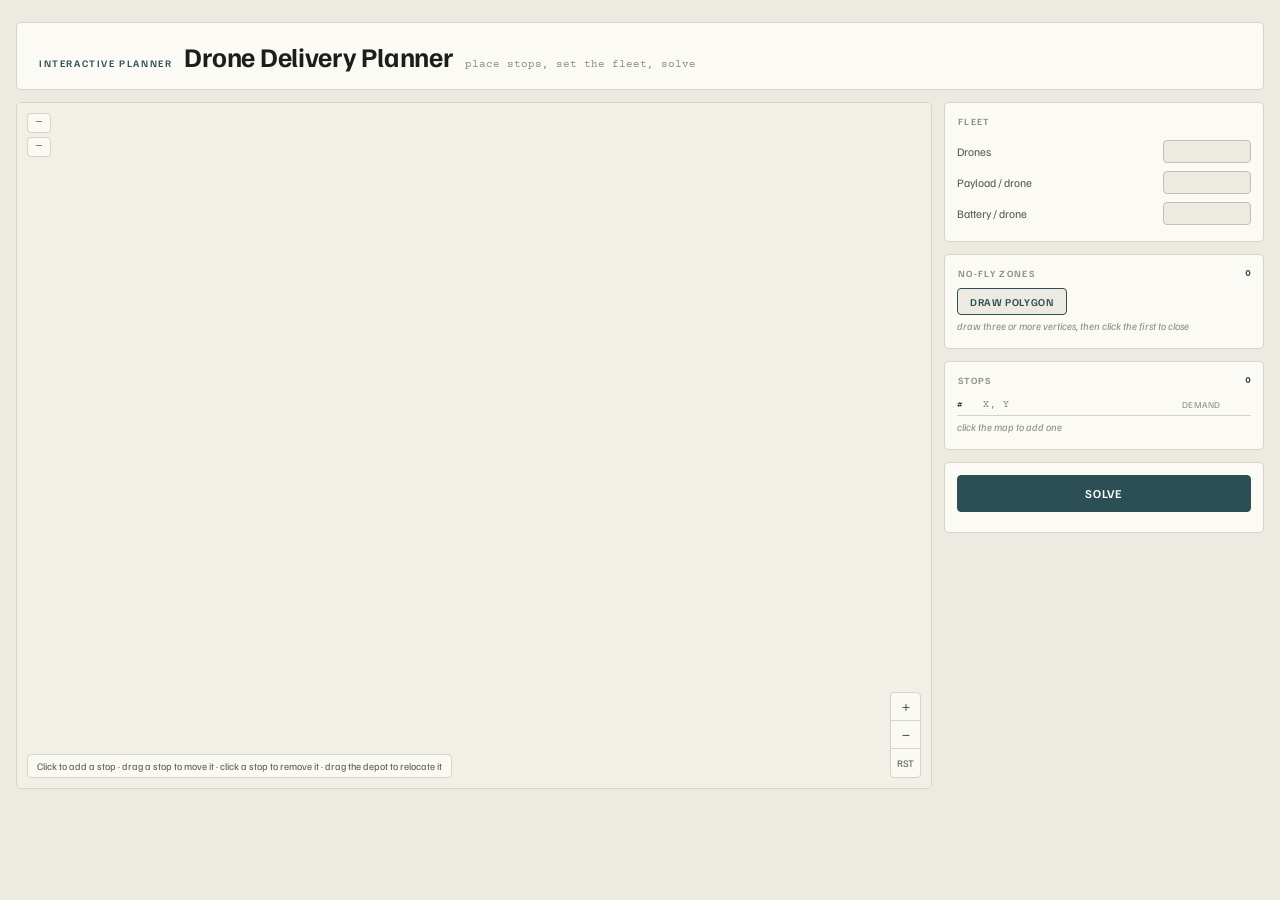
<file: drp/viz/web/planner_template.html>
<!doctype html>
<html lang="en">
<head>
<meta charset="utf-8">
<meta name="viewport" content="width=device-width, initial-scale=1">
<title>Drone Delivery Planner</title>
<link rel="stylesheet" href="https://fonts.googleapis.com/css2?family=Familjen+Grotesk:wght@500;600;700&family=Courier+Prime:wght@400;700&display=swap">
<style>
  :root{
    --paper:#EDEBE1; --paper-2:#E2DFD2; --panel:#FBFAF5;
    --ink:#1B1F1A; --muted:#585D51; --muted-2:#8A8F80;
    --line:#D3D5C8; --line-2:#BFC2B3;
    --restricted:#8E2F63; --caution:#B23A22; --warn:#9C6B12; --success:#3E7A3C;
    --accent:#2C4F55; --accent-2:#3E7078; --accent-ink:#FFFFFF;
    --f-display:'Familjen Grotesk',system-ui,sans-serif;
    --f-mono:'Courier Prime',ui-monospace,Consolas,monospace;
    --sp-2:8px;
    --r:5px;
  }
  *{box-sizing:border-box;}
  html,body{margin:0;}
  body{background:var(--paper);color:var(--ink);font-family:var(--f-display);}
  button{font-family:inherit;}
  input{font-family:var(--f-mono);}

  .wrap{max-width:1440px;margin:0 auto;padding:22px 16px 40px;
    display:flex;flex-direction:column;gap:12px;}

  .hud{border:1px solid var(--line);border-radius:var(--r);background:var(--panel);
    padding:16px 22px;display:flex;flex-wrap:wrap;align-items:center;
    justify-content:space-between;gap:16px;}
  .hud-title{display:flex;align-items:baseline;gap:12px;flex-wrap:wrap;}
  .eyebrow{font-weight:600;font-size:10px;letter-spacing:.16em;color:var(--accent);
    text-transform:uppercase;}
  .hud-title h1{font-weight:700;font-size:clamp(20px,3vw,27px);margin:0;letter-spacing:-.01em;}
  .hud-title .sub{font-family:var(--f-mono);font-size:11px;color:var(--muted-2);}

  .layout{display:grid;grid-template-columns:minmax(0,1fr) 320px;gap:12px;align-items:start;}
  @media (max-width:1040px){.layout{grid-template-columns:1fr;}}

  .map-panel{position:relative;border:1px solid var(--line);border-radius:var(--r);
    background:var(--paper);overflow:hidden;width:100%;aspect-ratio:4/3;
    box-shadow:inset 0 0 0 1px rgba(255,255,255,.9);}
  .map-panel svg.map{width:100%;height:100%;display:block;touch-action:none;
    cursor:crosshair;background:#F1EFE6;}
  .map-panel svg.map.panning{cursor:grabbing;}
  .map-chrome{position:absolute;inset:0;pointer-events:none;}
  .map-chrome > *{pointer-events:auto;}
  .plate{background:rgba(251,250,245,.93);border:1px solid var(--line);border-radius:4px;}
  .readout{position:absolute;left:10px;top:10px;padding:4px 8px;font-family:var(--f-mono);
    font-size:9.5px;color:var(--muted);letter-spacing:.04em;}
  .hint{position:absolute;left:10px;bottom:10px;padding:5px 9px;font-size:10px;
    color:var(--muted);max-width:70%;}
  .zoomer{position:absolute;right:10px;bottom:10px;display:flex;flex-direction:column;
    overflow:hidden;}
  .zoomer button{width:29px;height:28px;border:0;background:transparent;color:var(--muted);
    cursor:pointer;font-size:14px;line-height:1;display:flex;align-items:center;
    justify-content:center;border-bottom:1px solid var(--line);}
  .zoomer button:last-child{border-bottom:0;font-size:10px;}
  .zoomer button:hover{background:var(--accent);color:var(--accent-ink);}
  .scalebar{position:absolute;left:10px;top:34px;padding:4px 8px;font-family:var(--f-mono);
    font-size:9.5px;color:var(--muted);}
  .badflag{position:absolute;right:10px;top:10px;padding:5px 9px;font-size:10px;
    color:var(--accent-ink);background:var(--caution);border:1px solid var(--caution);}
  .badflag[hidden]{display:none;}

  .card{border:1px solid var(--line);border-radius:var(--r);background:var(--panel);
    padding:12px;}
  .card > h2{font-weight:600;font-size:9.5px;letter-spacing:.14em;text-transform:uppercase;
    color:var(--muted-2);margin:0 0 9px 1px;display:flex;justify-content:space-between;
    align-items:center;}
  .card > h2 em{font-style:normal;color:var(--accent);font-family:var(--f-mono);
    letter-spacing:0;text-transform:none;font-size:10px;}

  .rail{display:flex;flex-direction:column;gap:12px;min-width:0;}
  .field{display:flex;justify-content:space-between;align-items:center;gap:8px;
    padding:4px 0;font-size:11.5px;color:var(--muted);}
  .field input{width:88px;padding:4px 6px;border:1px solid var(--line-2);border-radius:4px;
    background:var(--paper);color:var(--ink);font-size:11.5px;text-align:right;}
  .zone-tools{display:flex;gap:var(--sp-2);align-items:center;flex-wrap:wrap;}
  .zone-tools .run-btn.on{background:var(--restricted);border-color:var(--restricted);
    color:var(--accent-ink);}
  .zone-coordinates{display:grid;grid-template-columns:1fr 1fr auto;gap:var(--sp-2);margin-top:var(--sp-2);}
  .zone-coordinates[hidden]{display:none;}
  .zone-coordinates label{display:flex;align-items:center;gap:var(--sp-2);font-size:10px;color:var(--muted);}
  .zone-coordinates input{width:100%;min-width:0;padding:var(--sp-2);border:1px solid var(--line-2);
    border-radius:3px;background:var(--paper);color:var(--ink);font-size:10.5px;text-align:right;}
  .zone-row{display:flex;align-items:center;justify-content:space-between;gap:var(--sp-2);
    padding:var(--sp-2) 0;border-bottom:1px dotted var(--line);font-size:10.5px;color:var(--muted);}
  .zone-row:last-child{border-bottom:0;}
  .zone-row button{border:1px solid var(--line-2);background:var(--paper);color:var(--muted);
    border-radius:3px;width:26px;height:26px;cursor:pointer;line-height:1;}
  .zone-row button:hover{background:var(--caution);border-color:var(--caution);color:var(--accent-ink);}

  .stop-row{display:flex;align-items:center;gap:6px;padding:4px 0;font-size:10.5px;
    color:var(--muted);border-bottom:1px dotted var(--line);}
  .stop-row:last-child{border-bottom:0;}
  .stop-row .idx{font-family:var(--f-mono);width:20px;color:var(--ink);}
  .stop-row .xy{font-family:var(--f-mono);flex:1;color:var(--muted-2);font-size:9.5px;
    overflow:hidden;text-overflow:ellipsis;white-space:nowrap;}
  .stop-row input{width:52px;padding:3px 4px;border:1px solid var(--line-2);border-radius:3px;
    background:var(--paper);color:var(--ink);font-size:10.5px;text-align:right;}
  .stop-row button{border:1px solid var(--line-2);background:var(--paper);color:var(--muted);
    border-radius:3px;width:24px;height:24px;cursor:pointer;line-height:1;}
  .stop-row button:hover{background:var(--caution);color:var(--accent-ink);border-color:var(--caution);}
  .stop-row-head{font-size:9px;letter-spacing:.06em;text-transform:uppercase;
    color:var(--muted-2);border-bottom:1px solid var(--line);padding-bottom:5px;}
  .stop-row-head .demand-hd{width:52px;text-align:right;cursor:help;}
  .stop-row-head span:last-child{width:24px;}
  .empty-note{font-size:10.5px;color:var(--muted-2);font-style:italic;padding:4px 0;}

  .solve-btn{width:100%;border:1px solid var(--accent);background:var(--accent);
    color:var(--accent-ink);border-radius:4px;padding:10px;font-weight:600;font-size:12px;
    letter-spacing:.06em;text-transform:uppercase;cursor:pointer;}
  .solve-btn:disabled{opacity:.5;cursor:default;}
  .solve-status{margin-top:8px;font-size:10.5px;color:var(--muted);line-height:1.5;}
  .solve-status.bad{color:var(--caution);}
  .solve-status.good{color:var(--success);}

  .tabs-card[hidden]{display:none;}
  .tabbar{display:flex;gap:4px;margin-bottom:10px;}
  .tab{border:1px solid var(--line-2);background:var(--paper);color:var(--muted);
    border-radius:4px;padding:7px 13px;font-size:10.5px;font-weight:600;letter-spacing:.06em;
    text-transform:uppercase;cursor:pointer;}
  .tab.on{background:var(--accent);color:var(--accent-ink);border-color:var(--accent);}
  .tabpanel[hidden]{display:none;}
  .tabtools{display:flex;align-items:center;gap:10px;margin-bottom:8px;flex-wrap:wrap;}
  .tabtools .budgets{display:flex;gap:3px;}
  .tabtools .budgets button{font-family:var(--f-mono);font-size:10px;padding:4px 8px;
    border-radius:4px;border:1px solid var(--line-2);background:var(--paper);color:var(--muted);
    cursor:pointer;}
  .tabtools .budgets button.on{color:var(--accent-ink);background:var(--accent);
    border-color:var(--accent);}
  .run-btn{border:1px solid var(--accent);background:var(--paper);color:var(--accent);
    border-radius:4px;padding:6px 12px;font-size:10.5px;font-weight:600;
    text-transform:uppercase;letter-spacing:.06em;cursor:pointer;}
  .run-btn:hover{background:var(--accent);color:var(--accent-ink);}
  .run-btn[hidden]{display:none;}
  .tab-note{font-size:10.5px;color:var(--muted);margin:0 0 8px;}
  .tab-status{font-size:10.5px;color:var(--caution);margin-top:6px;}
  /* Height is set from JS once the embedded page reports its own content
     height (see `autoSizeIframe`) -- fixed here only as a placeholder before
     that happens, so the page never nests a second, boxed scrollbar inside
     the outer one. This element does not scroll internally. */
  iframe.result-frame{width:100%;height:300px;border:1px solid var(--line);border-radius:var(--r);
    background:var(--panel);display:block;}
  iframe.result-frame[hidden]{display:none;}
  .tab-loading[hidden]{display:none;}
  .tab-loading{font-family:var(--f-mono);font-size:11px;color:var(--accent);padding:10px 0;}

  .loading-overlay{position:fixed;inset:0;background:rgba(27,31,26,.45);
    display:flex;align-items:center;justify-content:center;z-index:20;}
  .loading-overlay[hidden]{display:none;}
  .loading-card{background:var(--panel);border:1px solid var(--line);border-radius:var(--r);
    padding:26px 34px;text-align:center;min-width:240px;}
  .loading-card .label{font-weight:600;font-size:13px;letter-spacing:.1em;
    text-transform:uppercase;color:var(--accent);margin-bottom:10px;}
  .loading-card .countdown{font-family:var(--f-mono);font-size:20px;color:var(--ink);}
  .loading-card .spinner{width:26px;height:26px;margin:0 auto 12px;border-radius:50%;
    border:3px solid var(--line);border-top-color:var(--accent);
    animation:spin 0.9s linear infinite;}
  @media (prefers-reduced-motion: reduce){.loading-card .spinner{animation:none;}}
  @keyframes spin{to{transform:rotate(360deg);}}

  @media (max-width:430px){
    .wrap{padding:14px 10px 28px;}
  }

  .offline-note{max-width:640px;margin:12vh auto;padding:0 24px;
    font-family:system-ui,sans-serif;color:#1B1F1A;line-height:1.6;}
  .offline-note h1{font-size:20px;margin:0 0 12px;}
  .offline-note p{margin:0 0 12px;color:#585D51;font-size:14px;}
</style>
</head>
<body>

<div class="wrap">
  <header class="hud">
    <div class="hud-title">
      <span class="eyebrow">Interactive planner</span>
      <h1>Drone Delivery Planner</h1>
      <span class="sub">place stops, set the fleet, solve</span>
    </div>
  </header>

  <div class="layout">
    <div class="map-panel" id="mapPanel">
      <svg class="map" id="map" viewBox="0 0 100 100" preserveAspectRatio="xMidYMid meet"
           role="application"
           aria-label="Delivery map -- click to add a stop, drag a stop to move it, click a stop to remove it, drag the depot to relocate it"
           tabindex="0">
        <defs id="mapDefs"></defs>
        <g id="world">
          <g id="lyrGround"></g>
          <g id="lyrGrat"></g>
          <g id="lyrZones"></g>
          <g id="lyrStops"></g>
          <g id="lyrHub"></g>
        </g>
      </svg>
      <div class="map-chrome">
        <div class="plate readout" id="readout">&mdash;</div>
        <div class="plate scalebar" id="scaleTxt">&mdash;</div>
        <div class="plate zoomer">
          <button id="zIn" title="Zoom in (+)" aria-label="Zoom in">&#43;</button>
          <button id="zOut" title="Zoom out (&minus;)" aria-label="Zoom out">&minus;</button>
          <button id="zRst" title="Reset view (0)" aria-label="Reset view">RST</button>
        </div>
        <div class="plate hint" id="mapHint">Click to add a stop &middot; drag a stop to move it &middot; click a stop to remove it &middot; drag the depot to relocate it</div>
        <div class="badflag" id="badFlag" hidden></div>
      </div>
    </div>

    <aside class="rail">
      <section class="card">
        <h2>Fleet</h2>
        <div class="field"><span>Drones</span><input id="fDrones" type="number" min="1" step="1"></div>
        <div class="field" title="The most one drone may carry on a single route -- not split across deliveries. A drone can serve several stops in a row as long as their demands, added together, stay under this.">
          <span>Payload / drone</span><input id="fPayload" type="number" min="0.1" step="0.5"></div>
        <div class="field" title="The energy budget for one drone's whole route, out and back.">
          <span>Battery / drone</span><input id="fBattery" type="number" min="1" step="5"></div>
      </section>
      <section class="card">
        <h2>No-fly zones <em id="zoneCount">0</em></h2>
        <div class="zone-tools">
          <button class="run-btn" id="zoneMode" type="button">Draw polygon</button>
          <button class="run-btn" id="cancelZone" type="button" hidden>Cancel</button>
        </div>
        <div class="zone-coordinates" id="zoneCoordinates" hidden>
          <label>X <input id="zoneX" type="number" min="0" max="100" step="0.1"></label>
          <label>Y <input id="zoneY" type="number" min="0" max="100" step="0.1"></label>
          <button class="run-btn" id="addZoneVertex" type="button">Add point</button>
        </div>
        <div id="zoneList"><div class="empty-note">draw three or more vertices, then click the first to close</div></div>
      </section>
      <section class="card">
        <h2>Stops <em id="stopCount">0</em></h2>
        <div class="stop-row stop-row-head" id="stopsHead" hidden>
          <span class="idx">#</span><span class="xy">x, y</span>
          <span class="demand-hd" title="How much this one delivery weighs -- independent of every other stop, and independent of the fleet's payload capacity above.">demand</span>
          <span></span>
        </div>
        <div id="stopsList"><div class="empty-note">click the map to add one</div></div>
      </section>
      <section class="card">
        <button class="solve-btn" id="solveBtn">Solve</button>
        <div class="solve-status" id="solveStatus"></div>
      </section>
    </aside>
  </div>

  <div class="card tabs-card" id="tabsCard" hidden>
    <div class="tabbar">
      <button class="tab on" data-tab="flight">Flight replay</button>
      <button class="tab" data-tab="dash">Convergence dashboard</button>
      <button class="tab" data-tab="tree">Search tree</button>
    </div>

    <div class="tabpanel" data-panel="flight">
      <div class="tabtools">
        <span class="tab-note" id="visionNote">Add B&amp;B's rejected routes to this replay.</span>
        <button class="run-btn" id="loadVision" disabled>Load Solver Vision</button>
      </div>
      <div class="tab-loading" id="visionLoading" hidden></div>
      <div class="tab-status" id="visionStatus"></div>
      <iframe class="result-frame" id="flightFrame" title="Flight replay"></iframe>
    </div>

    <div class="tabpanel" data-panel="dash" hidden>
      <div class="tabtools" data-for="dash">
        <span class="tab-note" style="margin:0">Budget</span>
        <div class="budgets">
          <button data-b="quick" class="on">quick</button>
          <button data-b="thorough">thorough</button>
        </div>
        <button class="run-btn" id="runDash">Run</button>
      </div>
      <div class="tab-loading" id="dashLoading" hidden></div>
      <div class="tab-status" id="dashStatus"></div>
      <iframe class="result-frame" id="dashFrame" title="Convergence dashboard" hidden></iframe>
    </div>

    <div class="tabpanel" data-panel="tree" hidden>
      <p class="tab-note" id="treeNote"></p>
      <div class="tabtools" data-for="tree">
        <span class="tab-note" style="margin:0">Budget</span>
        <div class="budgets">
          <button data-b="quick" class="on">quick</button>
          <button data-b="thorough">thorough</button>
        </div>
        <button class="run-btn" id="runTree">Run</button>
      </div>
      <div class="tab-loading" id="treeLoading" hidden></div>
      <div class="tab-status" id="treeStatus"></div>
      <iframe class="result-frame" id="treeFrame" title="B&amp;B search tree" hidden></iframe>
    </div>
  </div>
</div>

<div class="loading-overlay" id="loadingOverlay" hidden>
  <div class="loading-card">
    <div class="spinner"></div>
    <div class="label" id="loadingLabel">Solving</div>
    <div class="countdown" id="loadingCountdown">0.0 / 0.0 s</div>
  </div>
</div>

<script src="https://cdnjs.cloudflare.com/ajax/libs/gsap/3.12.5/gsap.min.js"></script>
<script>
(function(){
"use strict";

// This page needs GSAP for nothing -- unlike the replay/tree/dashboard pages
// it has no choreography, only a form and a map, so it is plain DOM/SVG and
// does not carry the GSAP-or-nothing guard those three pages need. The
// Google Fonts link above is decorative only: if it fails to load the page
// still works, just in a fallback system font.

const DATA = __DRP_PLANNER_DATA_JSON__;
const NS = "http://www.w3.org/2000/svg";
const clamp = (v, a, b) => v < a ? a : v > b ? b : v;

// ---------- theme (matches the other three pages) ----------
const THEME = (DATA && DATA.theme) || null;
const CSS_VARS = {
  "--paper":"paper", "--paper-2":"paper2", "--panel":"panel", "--ink":"ink",
  "--muted":"muted", "--muted-2":"muted2", "--line":"line", "--line-2":"line2",
  "--restricted":"restricted", "--caution":"caution", "--warn":"warn",
  "--success":"success", "--accent":"accent", "--accent-2":"accent2",
};
function applyTheme(tokens){
  if (!tokens) return;
  const root = document.documentElement.style;
  for (const k in CSS_VARS){ if (tokens[CSS_VARS[k]]) root.setProperty(k, tokens[CSS_VARS[k]]); }
}
applyTheme(THEME ? THEME.tokens : null);
const routeColor = THEME ? THEME.palette[0] : "#002E89";

// ===========================================================================
// geometry + camera -- copied and trimmed from playback_template.html's
// pan/zoom/hit-testing block (roadmap §2.1: "a copied-and-trimmed camera
// block is acceptable for this version"). Planar only: the planner does not
// build geodesic instances, so there is no lat/lon projection branch here.
// Pinch-zoom (touch) is trimmed too -- wheel/drag/buttons/keys only.
// ===========================================================================
const PLANE = DATA.plane;
const flipY = y => PLANE.ymin + PLANE.ymax - y;
const toSvg = p => [p[0], flipY(p[1])];
const fromSvg = w => [w[0], flipY(w[1])];

// The starting location -- mutable, unlike the other three pages where the
// depot comes from a solved instance and never moves. Kept in instance space
// (same convention as a stop's `x`/`y`); `toSvg` converts it wherever a
// screen position is needed.
let depot = DATA.depot.slice();

const svg = document.getElementById("map");
const defs = document.getElementById("mapDefs");
const L = {
  ground: document.getElementById("lyrGround"),
  grat: document.getElementById("lyrGrat"),
  zones: document.getElementById("lyrZones"),
  stops: document.getElementById("lyrStops"),
  hub: document.getElementById("lyrHub"),
};

function el(tag, attrs){
  const e = document.createElementNS(NS, tag);
  for (const k in attrs) e.setAttribute(k, attrs[k]);
  return e;
}
function txt(e, s){ e.textContent = s; return e; }
function mulberry32(seed){
  return function(){
    seed |= 0; seed = (seed + 0x6D2B79F5) | 0;
    let t = Math.imul(seed ^ (seed >>> 15), 1 | seed);
    t = (t + Math.imul(t ^ (t >>> 7), 61 | t)) ^ t;
    return ((t ^ (t >>> 14)) >>> 0) / 4294967296;
  };
}

const dataW = PLANE.xmax - PLANE.xmin, dataH = PLANE.ymax - PLANE.ymin;
const pad = Math.max(dataW, dataH) * 0.14;
const bounds = {xmin: PLANE.xmin, xmax: PLANE.xmax, ymin: PLANE.ymin, ymax: PLANE.ymax};

const HOME = {x:0, y:0, w:1, h:1};
const camera = {x:0, y:0, w:1, h:1};
let panelAspect = 4/3;

function fitHome(){
  const r = svg.getBoundingClientRect();
  panelAspect = (r.width && r.height) ? r.width / r.height : 4/3;
  const wantW = dataW + 2*pad, wantH = dataH + 2*pad;
  let w = wantW, h = wantH;
  if (wantW / wantH < panelAspect) w = wantH * panelAspect; else h = wantW / panelAspect;
  HOME.w = w; HOME.h = h;
  HOME.x = (bounds.xmin + bounds.xmax)/2 - w/2;
  HOME.y = (bounds.ymin + bounds.ymax)/2 - h/2;
}
fitHome();
Object.assign(camera, HOME);
const unit = Math.max(HOME.w, HOME.h) / 100;
// A fixed extent, independent of the live camera -- the basemap is drawn
// once against this and then just sits under whatever the camera pans to,
// exactly as playback_template.html's `vb` does.
const vb = {x: HOME.x, y: HOME.y, w: HOME.w, h: HOME.h};
const span = Math.max(vb.w, vb.h);

const MINW = HOME.w / 6, MAXW = HOME.w * 3;
let pxPerWorld = 1, symK = 1;

function clampCam(){
  camera.w = clamp(camera.w, MINW, MAXW);
  camera.h = camera.w / panelAspect;
  const wantW = dataW + 2*pad, wantH = dataH + 2*pad;
  const cx0 = bounds.xmin + dataW/2, cy0 = bounds.ymin + dataH/2;
  const halfW = Math.max(camera.w, wantW) / 2, halfH = Math.max(camera.h, wantH) / 2;
  camera.x = clamp(camera.x, cx0 - halfW, cx0 + halfW - camera.w);
  camera.y = clamp(camera.y, cy0 - halfH, cy0 + halfH - camera.h);
}

function applyCamera(){
  svg.setAttribute("viewBox",
    `${camera.x.toFixed(3)} ${camera.y.toFixed(3)} ${camera.w.toFixed(3)} ${camera.h.toFixed(3)}`);
  const rect = svg.getBoundingClientRect();
  pxPerWorld = rect.width ? rect.width / camera.w : 1;
  symK = clamp(camera.w / HOME.w, 0.4, 2.5);
  drawGraticule();
  updateScaleBar();
  render();
}

function zoomAbout(px, py, factor){
  const r = svg.getBoundingClientRect();
  const wx = camera.x + (px - r.left) / r.width * camera.w;
  const wy = camera.y + (py - r.top) / r.height * camera.h;
  const newW = clamp(camera.w * factor, MINW, MAXW);
  camera.x = wx - (px - r.left) / r.width * newW;
  camera.y = wy - (py - r.top) / r.height * (newW / panelAspect);
  camera.w = newW; camera.h = newW / panelAspect;
  clampCam(); applyCamera();
}
function rectCenter(){
  const r = svg.getBoundingClientRect();
  return [r.left + r.width/2, r.top + r.height/2];
}
function resetView(){ Object.assign(camera, HOME); applyCamera(); }

svg.addEventListener("wheel", ev => {
  ev.preventDefault();
  zoomAbout(ev.clientX, ev.clientY, ev.deltaY > 0 ? 1.12 : 1/1.12);
}, {passive:false});
document.getElementById("zIn").addEventListener("click", () => {
  const [cx, cy] = rectCenter(); zoomAbout(cx, cy, 1/1.3);
});
document.getElementById("zOut").addEventListener("click", () => {
  const [cx, cy] = rectCenter(); zoomAbout(cx, cy, 1.3);
});
document.getElementById("zRst").addEventListener("click", resetView);
svg.addEventListener("dblclick", resetView);
window.addEventListener("keydown", ev => {
  const tag = document.activeElement && document.activeElement.tagName;
  if (tag === "INPUT" || tag === "TEXTAREA") return;
  if (zoneDrawing && ev.key === "Escape"){
    cancelZoneDrawing();
    return;
  }
  const step = camera.w * 0.08;
  if (ev.key === "ArrowLeft"){ camera.x -= step; clampCam(); applyCamera(); }
  else if (ev.key === "ArrowRight"){ camera.x += step; clampCam(); applyCamera(); }
  else if (ev.key === "ArrowUp"){ camera.y -= step; clampCam(); applyCamera(); }
  else if (ev.key === "ArrowDown"){ camera.y += step; clampCam(); applyCamera(); }
  else if (ev.key === "0"){ resetView(); }
  else if (ev.key === "+" || ev.key === "="){ const [cx,cy]=rectCenter(); zoomAbout(cx,cy,1/1.3); }
  else if (ev.key === "-"){ const [cx,cy]=rectCenter(); zoomAbout(cx,cy,1.3); }
});

function screenToWorld(ev){
  const r = svg.getBoundingClientRect();
  const sx = camera.x + (ev.clientX - r.left) / r.width * camera.w;
  const sy = camera.y + (ev.clientY - r.top) / r.height * camera.h;
  return fromSvg([sx, sy]);
}

function drawGraticule(){
  while (L.grat.firstChild) L.grat.removeChild(L.grat.firstChild);
  const n = 6;
  for (let i = 0; i <= n; i++){
    const x = bounds.xmin + (bounds.xmax - bounds.xmin) * i / n;
    const y = bounds.ymin + (bounds.ymax - bounds.ymin) * i / n;
    const [sx] = toSvg([x, bounds.ymin]);
    const [, sy] = toSvg([bounds.xmin, y]);
    L.grat.appendChild(el("line", {x1:sx, y1:camera.y-pad, x2:sx, y2:camera.y+camera.h+pad,
      stroke:"var(--line)", "stroke-width": 0.3*unit, opacity:0.5}));
    L.grat.appendChild(el("line", {x1:camera.x-pad, y1:sy, x2:camera.x+camera.w+pad, y2:sy,
      stroke:"var(--line)", "stroke-width": 0.3*unit, opacity:0.5}));
  }
}

function updateScaleBar(){
  document.getElementById("scaleTxt").textContent =
    `field ${dataW.toFixed(0)}×${dataH.toFixed(0)} units`;
}

function updateReadout(ev){
  const w = screenToWorld(ev);
  document.getElementById("readout").textContent =
    `x ${w[0].toFixed(1)}  y ${w[1].toFixed(1)}`;
}

// ===========================================================================
// basemap -- the same invented aeronautical chart playback_template.html
// draws for a synthetic instance, ported and trimmed to this page (no real
// geography here; see PROGRESS.md §2.1).
//
// Unlike the replay page -- which draws a fixed, already-solved instance and
// so can afford to reseed from its stop count -- this page is edited live.
// `CITY_SEED` is picked once, below, and never changes: an earlier version
// reseeded on every stop added or removed, and the city visibly reshuffled
// under the user's cursor on every click, which read as a bug even though it
// was deliberate. Dragging the depot still moves the city, because every
// coordinate below is computed relative to `depotSvg` freshly each call --
// it just recentres the same city instead of rolling a new one.
// ===========================================================================
const C = Object.assign({
  land:"#EFEDE3", urban:"#E4DFCE", urbanEdge:"#D2CCB6",
  park:"#D3DFC2", parkInk:"#7C9464", tree:"#5F7F4E",
  waterDeep:"#93B2BA",
  road:"#FFFFFF", roadCase:"#C7C6B5", roadMinor:"#DCDACB",
  bldg:"#DEDACB", bldgInk:"#C0BCA9",
}, {
  ink:"#1B1F1A", muted:"#585D51", muted2:"#8A8F80", line:"#D3D5C8",
  paper:"#EDEBE1", panel:"#FBFAF5", water:"#BCD3D8",
  accent:"#2C4F55", accent2:"#3E7078", restricted:"#8E2F63", caution:"#B23A22",
  warn:"#9C6B12", success:"#3E7A3C",
}, THEME ? THEME.tokens : {});

function blobPath(cx, cy, r, n, lo, hi, jitter, rng){
  const pts = [];
  for (let i=0;i<n;i++){
    const ang = (i/n)*Math.PI*2 + (jitter ? (rng()-.5)*0.25 : 0);
    const rad = r * (lo + rng()*(hi-lo));
    pts.push([cx+Math.cos(ang)*rad, cy+Math.sin(ang)*rad]);
  }
  const mid = (a,c) => `${((a[0]+c[0])/2).toFixed(2)},${((a[1]+c[1])/2).toFixed(2)}`;
  let d = `M ${mid(pts[pts.length-1], pts[0])}`;
  for (let i=0;i<pts.length;i++)
    d += ` Q ${pts[i][0].toFixed(2)},${pts[i][1].toFixed(2)} ${mid(pts[i], pts[(i+1)%pts.length])}`;
  return {d: d + " Z", pts};
}
function smoothPath(pts){
  let d = `M${pts[0][0].toFixed(2)},${pts[0][1].toFixed(2)}`;
  for (let i=0;i<pts.length-1;i++){
    const p = pts[i], n = pts[i+1];
    d += ` Q${p[0].toFixed(2)},${p[1].toFixed(2)} ${((p[0]+n[0])/2).toFixed(2)},${((p[1]+n[1])/2).toFixed(2)}`;
  }
  const last = pts[pts.length-1];
  return d + ` L${last[0].toFixed(2)},${last[1].toFixed(2)}`;
}

const DISTRICTS = ["NORTHFIELD","BAYSIDE","OLDGATE","MILLBROOK","EASTPORT","CLAYHILL",
                   "WESTMARSH","KINGSFORD","STONEROW","FAIRVIEW"];
const CITY_SEED = Math.floor(Math.random() * 0xFFFFFFFF);

function drawBasemap(){
  while (L.ground.firstChild) L.ground.removeChild(L.ground.firstChild);
  while (defs.firstChild) defs.removeChild(defs.firstChild);

  const rng = mulberry32(CITY_SEED);
  const depotSvg = toSvg(depot);

  L.ground.appendChild(el("rect", {x:(vb.x-span).toFixed(1), y:(vb.y-span).toFixed(1),
    width:(vb.w+2*span).toFixed(1), height:(vb.h+2*span).toFixed(1), fill:C.land}));

  // --- river: a real watercourse with banks, crossing the whole sheet
  const riverEdge = Math.floor(rng()*4);
  const riverW = span * 0.055;
  const riverPts = [];
  for (let i=0;i<=7;i++){
    const f = i/7, wob = (rng()-.5) * span * 0.13;
    if (riverEdge===0)      riverPts.push([vb.x + span*0.17 + wob, vb.y - span*0.1 + f*(vb.h+span*0.2)]);
    else if (riverEdge===1) riverPts.push([vb.x + vb.w - span*0.17 + wob, vb.y - span*0.1 + f*(vb.h+span*0.2)]);
    else if (riverEdge===2) riverPts.push([vb.x - span*0.1 + f*(vb.w+span*0.2), vb.y + span*0.17 + wob]);
    else                    riverPts.push([vb.x - span*0.1 + f*(vb.w+span*0.2), vb.y + vb.h - span*0.17 + wob]);
  }
  const riverD = smoothPath(riverPts);
  L.ground.appendChild(el("path", {d:riverD, fill:"none", stroke:C.waterDeep,
    "stroke-width":(riverW*1.16).toFixed(2), "stroke-linecap":"round"}));
  L.ground.appendChild(el("path", {d:riverD, fill:"none", stroke:C.water,
    "stroke-width":riverW.toFixed(2), "stroke-linecap":"round"}));
  L.ground.appendChild(el("path", {d:riverD, fill:"none", stroke:"#FFFFFF",
    "stroke-width":(riverW*0.16).toFixed(2), "stroke-opacity":"0.5", "stroke-linecap":"round"}));

  function distToRiver(x, y){
    let best = Infinity;
    for (let i=0;i<riverPts.length-1;i++){
      const [x1,y1] = riverPts[i], [x2,y2] = riverPts[i+1];
      const dx = x2-x1, dy = y2-y1, L2 = dx*dx+dy*dy || 1;
      const t = clamp(((x-x1)*dx + (y-y1)*dy)/L2, 0, 1);
      best = Math.min(best, Math.hypot(x - (x1+t*dx), y - (y1+t*dy)));
    }
    return best;
  }

  // --- built-up area: one dense core on the hub plus satellites
  const urbanBlobs = [];
  urbanBlobs.push(blobPath(depotSvg[0], depotSvg[1], span*0.25, 11, .78, 1.2, true, rng));
  const nSat = 2 + Math.floor(rng()*2);
  for (let i=0;i<nSat;i++){
    const ang = rng()*Math.PI*2, rad = span*(0.32 + rng()*0.2);
    urbanBlobs.push(blobPath(depotSvg[0]+Math.cos(ang)*rad, depotSvg[1]+Math.sin(ang)*rad,
      span*(0.09+rng()*0.06), 8, .75, 1.25, true, rng));
  }
  urbanBlobs.forEach(u => {
    L.ground.appendChild(el("path", {d:u.d, fill:C.urban, "fill-opacity":"0.85"}));
    L.ground.appendChild(el("path", {d:u.d, fill:"none", stroke:C.urbanEdge,
      "stroke-width":(unit*0.16).toFixed(3), "stroke-dasharray":`${(unit*1.4).toFixed(2)},${(unit*0.9).toFixed(2)}`}));
  });

  // --- parks / woodland
  const parks = [];
  for (let i=0;i<4;i++){
    const ang = rng()*Math.PI*2, rad = span*(0.16 + rng()*0.34);
    const cx = depotSvg[0]+Math.cos(ang)*rad, cy = depotSvg[1]+Math.sin(ang)*rad;
    if (distToRiver(cx, cy) < riverW) continue;
    const p = blobPath(cx, cy, span*(0.045+rng()*0.045), 8, .7, 1.3, true, rng);
    p.cx = cx; p.cy = cy; p.r = span*0.06;
    parks.push(p);
    L.ground.appendChild(el("path", {d:p.d, fill:C.park, "fill-opacity":"0.9"}));
    L.ground.appendChild(el("path", {d:p.d, fill:"none", stroke:C.parkInk,
      "stroke-width":(unit*0.13).toFixed(3), "stroke-opacity":"0.5"}));
    for (let t=0;t<7;t++){
      const a = rng()*Math.PI*2, rr = rng()*p.r*0.55;
      L.ground.appendChild(el("circle", {cx:(cx+Math.cos(a)*rr).toFixed(2),
        cy:(cy+Math.sin(a)*rr).toFixed(2), r:(unit*(0.35+rng()*0.25)).toFixed(2),
        fill:C.tree, "fill-opacity":"0.45"}));
    }
  }

  // --- mask so streets and buildings exist only on dry, built-up land
  const mask = el("mask", {id:"urbanMask", maskUnits:"userSpaceOnUse",
    x:(vb.x-span).toFixed(1), y:(vb.y-span).toFixed(1),
    width:(vb.w+2*span).toFixed(1), height:(vb.h+2*span).toFixed(1)});
  mask.appendChild(el("rect", {x:(vb.x-span).toFixed(1), y:(vb.y-span).toFixed(1),
    width:(vb.w+2*span).toFixed(1), height:(vb.h+2*span).toFixed(1), fill:"#000"}));
  urbanBlobs.forEach(u => mask.appendChild(el("path", {d:u.d, fill:"#fff"})));
  parks.forEach(p => mask.appendChild(el("path", {d:p.d, fill:"#000"})));
  mask.appendChild(el("path", {d:riverD, fill:"none", stroke:"#000",
    "stroke-width":(riverW*1.25).toFixed(2), "stroke-linecap":"round"}));
  defs.appendChild(mask);

  // --- radial + ring road network, centred on the hub
  const streetsG = el("g", {mask:"url(#urbanMask)"});
  const nRad = 7;
  const radialAngles = [];
  for (let i=0;i<nRad;i++) radialAngles.push((i/nRad)*Math.PI*2 + rng()*0.22);
  function road(d, w, minor){
    streetsG.appendChild(el("path", {d, fill:"none", stroke:C.roadCase,
      "stroke-width":(w*1.5).toFixed(3), "stroke-linecap":"round", "stroke-linejoin":"round"}));
    streetsG.appendChild(el("path", {d, fill:"none", stroke:minor?C.roadMinor:C.road,
      "stroke-width":w.toFixed(3), "stroke-linecap":"round", "stroke-linejoin":"round"}));
  }
  const arterialPaths = [];
  radialAngles.forEach(a => {
    const pts = [];
    for (let s=0;s<=5;s++){
      const r = (s/5) * span * 0.85;
      const bend = (rng()-.5) * 0.09 * (s/5);
      pts.push([depotSvg[0]+Math.cos(a+bend)*r, depotSvg[1]+Math.sin(a+bend)*r]);
    }
    const d = smoothPath(pts);
    arterialPaths.push({d, pts});
    road(d, unit*0.55, false);
  });
  [0.19, 0.34].forEach((rf, i) => {
    const ring = blobPath(depotSvg[0], depotSvg[1], span*rf, 14, .93, 1.07, false, rng);
    road(ring.d, unit*(i ? 0.4 : 0.46), false);
  });
  const gStep = span * 0.052;
  for (let x = vb.x - span*0.2; x < vb.x + vb.w + span*0.2; x += gStep)
    road(`M${(x+(rng()-.5)*gStep*0.3).toFixed(2)},${(vb.y-span*0.2).toFixed(2)} L${(x+(rng()-.5)*gStep*0.3).toFixed(2)},${(vb.y+vb.h+span*0.2).toFixed(2)}`, unit*0.2, true);
  for (let y = vb.y - span*0.2; y < vb.y + vb.h + span*0.2; y += gStep)
    road(`M${(vb.x-span*0.2).toFixed(2)},${(y+(rng()-.5)*gStep*0.3).toFixed(2)} L${(vb.x+vb.w+span*0.2).toFixed(2)},${(y+(rng()-.5)*gStep*0.3).toFixed(2)}`, unit*0.2, true);
  L.ground.appendChild(streetsG);

  // arterials cross the water on bridges -- unmasked, so they stay continuous
  arterialPaths.forEach(ap => {
    for (let i=0;i<ap.pts.length-1;i++){
      const m = [(ap.pts[i][0]+ap.pts[i+1][0])/2, (ap.pts[i][1]+ap.pts[i+1][1])/2];
      if (distToRiver(m[0], m[1]) > riverW*0.55) continue;
      const ang = Math.atan2(ap.pts[i+1][1]-ap.pts[i][1], ap.pts[i+1][0]-ap.pts[i][0]);
      const g = el("g", {transform:`translate(${m[0].toFixed(2)},${m[1].toFixed(2)}) rotate(${(ang*180/Math.PI).toFixed(1)})`});
      const bl = riverW*0.95, bw = unit*0.95;
      g.appendChild(el("rect", {x:(-bl/2).toFixed(2), y:(-bw/2).toFixed(2), width:bl.toFixed(2),
        height:bw.toFixed(2), fill:C.road, stroke:C.ink, "stroke-width":(unit*0.09).toFixed(3),
        "stroke-opacity":"0.45"}));
      L.ground.appendChild(g);
      break;
    }
  });

  // --- building footprints: texture only, low contrast, denser near the hub
  const bldgG = el("g", {mask:"url(#urbanMask)"});
  const cityR = span * 0.42;
  const lattice = span * 0.026;
  for (let x = depotSvg[0]-span*0.5; x < depotSvg[0]+span*0.5; x += lattice){
    for (let y = depotSvg[1]-span*0.5; y < depotSvg[1]+span*0.5; y += lattice){
      const t = Math.min(1, Math.hypot(x-depotSvg[0], y-depotSvg[1]) / cityR);
      if (rng() > 0.62 - t*0.42) continue;
      const w = lattice*(0.3+rng()*0.34), h = lattice*(0.3+rng()*0.34);
      const bx = x + rng()*(lattice-w), by = y + rng()*(lattice-h);
      bldgG.appendChild(el("rect", {x:bx.toFixed(2), y:by.toFixed(2), width:w.toFixed(2),
        height:h.toFixed(2), fill:C.bldg, stroke:C.bldgInk, "stroke-width":(unit*0.045).toFixed(3),
        "fill-opacity":"0.7", "stroke-opacity":"0.55"}));
    }
  }
  L.ground.appendChild(bldgG);

  // --- place labels: a few, letter-spaced, the way a chart names districts
  (function nameDistricts(){
    const centre = p => [p.cx !== undefined ? p.cx : p.pts.reduce((s,q)=>s+q[0],0)/p.pts.length,
                         p.cy !== undefined ? p.cy : p.pts.reduce((s,q)=>s+q[1],0)/p.pts.length];
    const cands = urbanBlobs.slice(1).concat(parks).map(centre);
    const MINSEP = span * 0.17;
    const taken = [[depotSvg[0], depotSvg[1]]];
    const start = CITY_SEED % DISTRICTS.length;
    let n = 0;
    cands.forEach(c => {
      if (taken.some(t => Math.hypot(t[0]-c[0], t[1]-c[1]) < MINSEP)) return;
      if (c[0] < vb.x + span*0.04 || c[0] > vb.x + vb.w - span*0.04) return;
      taken.push(c);
      // Positioned directly, unlike playback_template.html's counter-scaled
      // version (a `transform` rewritten on every zoom) -- these labels are
      // terrain, not an interactive layer, so they are free to zoom with the
      // map like the roads and buildings around them. Missing this position
      // entirely (an earlier version of this port did) left every label
      // stacked at the SVG origin, reading as garbled overlapping text.
      const t = el("text", {x:c[0].toFixed(2), y:c[1].toFixed(2),
        "text-anchor":"middle", "font-family":"Familjen Grotesk",
        "font-weight":"600", "font-size":(unit*1.5).toFixed(2), fill:C.muted2,
        "letter-spacing":(unit*0.28).toFixed(2), "fill-opacity":"0.9",
        "paint-order":"stroke", stroke:C.land, "stroke-width":(unit*0.55).toFixed(3),
        "stroke-linejoin":"round"});
      txt(t, DISTRICTS[(start + n) % DISTRICTS.length]);
      n++;
      L.ground.appendChild(t);
    });
  })();

  // --- hub apron on the ground plane (the diamond marker itself is drawn by
  //     `render()`, on top, in `L.hub`)
  L.ground.appendChild(el("circle", {cx:depotSvg[0], cy:depotSvg[1], r:(unit*7.2).toFixed(2),
    fill:"#F4F2EA", "fill-opacity":"0.9"}));
  L.ground.appendChild(el("circle", {cx:depotSvg[0], cy:depotSvg[1], r:(unit*7.2).toFixed(2),
    fill:"none", stroke:C.roadCase, "stroke-width":(unit*0.2).toFixed(3)}));
  for (let i=0;i<24;i++){
    const a = (i/24)*Math.PI*2, r0 = unit*6.5, r1 = unit*(i%6===0 ? 7.1 : 6.9);
    L.ground.appendChild(el("line", {x1:(depotSvg[0]+Math.cos(a)*r0).toFixed(2),
      y1:(depotSvg[1]+Math.sin(a)*r0).toFixed(2), x2:(depotSvg[0]+Math.cos(a)*r1).toFixed(2),
      y2:(depotSvg[1]+Math.sin(a)*r1).toFixed(2), stroke:C.muted2,
      "stroke-width":(unit*0.1).toFixed(3), "stroke-opacity":"0.55"}));
  }
}

// ===========================================================================
// stops + depot state
// ===========================================================================
let stops = [];           // [{x, y, demand}], array order == future customer id
let badStopIndex = null;  // 1-based index the last solve flagged, or null
let zones = [];
let draftZone = [];
let zoneDrawing = false;

const fleet = {
  n_drones: DATA.fleet.n_drones,
  payload: DATA.fleet.payload,
  battery: DATA.fleet.battery,
};

function addStop(w){
  if (stops.length >= DATA.limits.max_stops){
    setSolveStatus(`at most ${DATA.limits.max_stops} stops`, true);
    return;
  }
  const x = clamp(w[0], PLANE.xmin, PLANE.xmax);
  const y = clamp(w[1], PLANE.ymin, PLANE.ymax);
  if (pointInAnyZone([x, y])){
    setSolveStatus("a delivery stop cannot be inside a no-fly zone", true);
    return;
  }
  stops.push({x, y, demand: DATA.demand_default});
  badStopIndex = null;
  render(); renderStopsList();
}
function removeStopAt(i){
  stops.splice(i, 1);
  badStopIndex = null;
  render(); renderStopsList();
}
function moveStopAt(i, w){
  const s = stops[i];
  if (!s) return;
  const point = [clamp(w[0], PLANE.xmin, PLANE.xmax), clamp(w[1], PLANE.ymin, PLANE.ymax)];
  if (pointInAnyZone(point)) return;
  s.x = point[0];
  s.y = point[1];
  render();
}
function moveDepotTo(w){
  const point = [clamp(w[0], PLANE.xmin, PLANE.xmax), clamp(w[1], PLANE.ymin, PLANE.ymax)];
  if (pointInAnyZone(point)) return;
  depot[0] = point[0];
  depot[1] = point[1];
  render();
}

function pointInPolygon(point, polygon){
  let inside = false;
  for (let i = 0, j = polygon.length - 1; i < polygon.length; j = i++){
    const a = polygon[i], b = polygon[j];
    if ((a[1] > point[1]) !== (b[1] > point[1])
        && point[0] < (b[0] - a[0]) * (point[1] - a[1]) / (b[1] - a[1]) + a[0]) inside = !inside;
  }
  return inside;
}

function pointInAnyZone(point){ return zones.some(zone => pointInPolygon(point, zone)); }

function updateZoneControls(){
  const mode = document.getElementById("zoneMode");
  const cancel = document.getElementById("cancelZone");
  const coordinates = document.getElementById("zoneCoordinates");
  mode.classList.toggle("on", zoneDrawing);
  mode.textContent = zoneDrawing ? "Drawing polygon" : "Draw polygon";
  cancel.hidden = !zoneDrawing;
  coordinates.hidden = !zoneDrawing;
  document.getElementById("mapHint").textContent = zoneDrawing
    ? "Click vertices around restricted airspace · click the first vertex to close · Esc cancels"
    : "Click to add a stop · drag a stop to move it · click a stop to remove it · drag the depot to relocate it";
  document.getElementById("zoneCount").textContent = String(zones.length);
}

function renderZonesList(){
  const box = document.getElementById("zoneList");
  box.innerHTML = "";
  if (zones.length === 0){
    box.innerHTML = '<div class="empty-note">draw three or more vertices, then click the first to close</div>';
    return;
  }
  zones.forEach((zone, index) => {
    const row = document.createElement("div");
    row.className = "zone-row";
    const label = document.createElement("span");
    label.textContent = `restricted area ${index + 1} · ${zone.length} vertices`;
    const remove = document.createElement("button");
    remove.textContent = "×";
    remove.title = `remove restricted area ${index + 1}`;
    remove.setAttribute("aria-label", `Remove restricted area ${index + 1}`);
    remove.addEventListener("click", () => {
      zones.splice(index, 1);
      render(); renderZonesList(); updateZoneControls();
    });
    row.append(label, remove);
    box.appendChild(row);
  });
}

function cancelZoneDrawing(){
  draftZone = [];
  zoneDrawing = false;
  render(); updateZoneControls();
}

function finishZone(){
  if (draftZone.length < 3){
    setSolveStatus("a no-fly polygon needs at least three vertices", true);
    return;
  }
  if ([depot, ...stops.map(stop => [stop.x, stop.y])]
      .some(point => pointInPolygon(point, draftZone))){
    setSolveStatus("a no-fly zone cannot contain the depot or a delivery stop", true);
    return;
  }
  zones.push(draftZone);
  draftZone = [];
  zoneDrawing = false;
  render(); renderZonesList(); updateZoneControls();
}

function addZoneVertex(point){
  const next = [clamp(point[0], PLANE.xmin, PLANE.xmax), clamp(point[1], PLANE.ymin, PLANE.ymax)];
  if (draftZone.length >= 3 && Math.hypot(next[0] - draftZone[0][0], next[1] - draftZone[0][1]) <= unit * 4){
    finishZone();
    return;
  }
  draftZone.push(next);
  render(); updateZoneControls();
}

function render(){
  while (L.zones.firstChild) L.zones.removeChild(L.zones.firstChild);
  while (L.stops.firstChild) L.stops.removeChild(L.stops.firstChild);
  while (L.hub.firstChild) L.hub.removeChild(L.hub.firstChild);

  zones.forEach((zone, index) => {
    const points = zone.map(toSvg).map(point => point.join(",")).join(" ");
    const g = el("g", {"data-role":"zone", "data-zone":String(index)});
    g.appendChild(el("polygon", {points, fill:"var(--restricted)", "fill-opacity":"0.19",
      stroke:"var(--restricted)", "stroke-width":0.45*unit*symK}));
    L.zones.appendChild(g);
  });
  if (draftZone.length > 0){
    const points = draftZone.map(toSvg).map(point => point.join(",")).join(" ");
    L.zones.appendChild(el("polyline", {points, fill:"none", stroke:"var(--restricted)",
      "stroke-width":0.5*unit*symK, "stroke-dasharray":`${unit*1.2},${unit*0.8}`}));
    draftZone.map(toSvg).forEach(point => L.zones.appendChild(el("circle", {cx:point[0], cy:point[1],
      r:0.9*unit*symK, fill:"var(--restricted)"})));
  }

  const [hx, hy] = toSvg(depot);
  const hr = 2.6 * unit * symK;
  const hub = el("path", {
    d: `M ${hx} ${hy-hr} L ${hx+hr} ${hy} L ${hx} ${hy+hr} L ${hx-hr} ${hy} Z`,
    fill: "var(--accent)", stroke: "var(--panel)", "stroke-width": 0.4*unit*symK,
  });
  hub.setAttribute("data-role", "depot");
  L.hub.appendChild(hub);

  const r = 2.1 * unit * symK;
  stops.forEach((s, i) => {
    const [sx, sy] = toSvg([s.x, s.y]);
    const bad = badStopIndex === i + 1;
    const g = el("g", {"data-stop": String(i), "data-role": "stop"});
    g.appendChild(el("circle", {
      cx:sx, cy:sy, r,
      fill: bad ? "var(--caution)" : "var(--panel)",
      stroke: bad ? "var(--caution)" : "var(--accent)",
      "stroke-width": 0.5*unit*symK,
    }));
    const t = el("text", {
      x:sx, y:sy, "text-anchor":"middle", "dominant-baseline":"central",
      "font-family":"var(--f-mono)", "font-size": 2.0*unit*symK,
      fill: bad ? "var(--panel)" : "var(--accent)", "pointer-events":"none",
    });
    t.textContent = String(i + 1);
    g.appendChild(t);
    L.stops.appendChild(g);
  });

  document.getElementById("stopCount").textContent = String(stops.length);
}

function renderStopsList(){
  const box = document.getElementById("stopsList");
  document.getElementById("stopsHead").hidden = stops.length === 0;
  box.innerHTML = "";
  if (stops.length === 0){
    box.innerHTML = '<div class="empty-note">click the map to add one</div>';
    return;
  }
  stops.forEach((s, i) => {
    const row = document.createElement("div");
    row.className = "stop-row";
    const idx = document.createElement("span");
    idx.className = "idx"; idx.textContent = String(i + 1);
    const xy = document.createElement("span");
    xy.className = "xy"; xy.textContent = `${s.x.toFixed(1)}, ${s.y.toFixed(1)}`;
    const demand = document.createElement("input");
    demand.type = "number"; demand.min = "0"; demand.step = "0.5";
    demand.value = s.demand;
    demand.title = "demand";
    demand.addEventListener("change", () => {
      const v = parseFloat(demand.value);
      s.demand = isFinite(v) && v >= 0 ? v : s.demand;
      demand.value = s.demand;
    });
    const del = document.createElement("button");
    del.textContent = "×"; del.title = "remove";
    del.addEventListener("click", () => removeStopAt(i));
    row.append(idx, xy, demand, del);
    box.appendChild(row);
  });
}

// ---------- pointer handling: pan the background, add/move/remove a stop,
// drag the depot ----------
let dragMode = null;   // null | "pan" | "stop" | "depot"
let dragIndex = null;
let dragStart = {x:0, y:0};
let camStart = {x:0, y:0};
let moved = 0;

svg.addEventListener("pointerdown", ev => {
  svg.setPointerCapture(ev.pointerId);
  if (zoneDrawing){
    dragMode = "zone";
    dragStart = {x: ev.clientX, y: ev.clientY};
    moved = 0;
    return;
  }
  const stopEl = ev.target.closest && ev.target.closest("[data-stop]");
  const depotEl = !stopEl && ev.target.closest && ev.target.closest('[data-role="depot"]');
  dragStart = {x: ev.clientX, y: ev.clientY};
  moved = 0;
  if (stopEl){
    dragMode = "stop";
    dragIndex = +stopEl.getAttribute("data-stop");
  } else if (depotEl){
    dragMode = "depot";
  } else {
    dragMode = "pan";
    camStart = {x: camera.x, y: camera.y};
    svg.classList.add("panning");
  }
});
svg.addEventListener("pointermove", ev => {
  updateReadout(ev);
  if (!dragMode) return;
  const dx = ev.clientX - dragStart.x, dy = ev.clientY - dragStart.y;
  moved = Math.max(moved, Math.hypot(dx, dy));
  if (dragMode === "pan"){
    const r = svg.getBoundingClientRect();
    camera.x = camStart.x - dx / r.width * camera.w;
    camera.y = camStart.y - dy / r.height * camera.h;
    clampCam(); applyCamera();
  } else if (dragMode === "stop" && moved >= 4){
    moveStopAt(dragIndex, screenToWorld(ev));
  } else if (dragMode === "depot" && moved >= 4){
    // The basemap is *not* redrawn on every move -- it is seeded from the
    // depot's settled position, and regenerating a few hundred SVG nodes per
    // pointer event would make the drag itself feel laggy. It catches up
    // once on release.
    moveDepotTo(screenToWorld(ev));
  }
});
svg.addEventListener("pointerup", ev => {
  try { svg.releasePointerCapture(ev.pointerId); } catch (e) { /* already released */ }
  svg.classList.remove("panning");
  if (dragMode === "zone" && moved < 4){
    addZoneVertex(screenToWorld(ev));
  } else if (dragMode === "pan" && moved < 4){
    addStop(screenToWorld(ev));
  } else if (dragMode === "stop"){
    if (moved < 4) removeStopAt(dragIndex);
    else renderStopsList();
  } else if (dragMode === "depot" && moved >= 4){
    drawBasemap();
  }
  dragMode = null; dragIndex = null;
});

document.getElementById("zoneMode").addEventListener("click", () => {
  if (zoneDrawing) cancelZoneDrawing();
  else {
    zoneDrawing = true;
    draftZone = [];
    render(); updateZoneControls();
  }
});
document.getElementById("cancelZone").addEventListener("click", cancelZoneDrawing);
function addZoneVertexFromCoordinates(){
  const xInput = document.getElementById("zoneX");
  const yInput = document.getElementById("zoneY");
  if (xInput.value.trim() === "" || yInput.value.trim() === ""){
    setSolveStatus("enter numeric x and y coordinates for the polygon vertex", true);
    return;
  }
  const x = Number(xInput.value);
  const y = Number(yInput.value);
  if (!Number.isFinite(x) || !Number.isFinite(y)){
    setSolveStatus("enter numeric x and y coordinates for the polygon vertex", true);
    return;
  }
  addZoneVertex([x, y]);
}
document.getElementById("addZoneVertex").addEventListener("click", addZoneVertexFromCoordinates);
document.getElementById("zoneY").addEventListener("keydown", ev => {
  if (ev.key === "Enter") addZoneVertexFromCoordinates();
});

// ===========================================================================
// fleet form
// ===========================================================================
const fDrones = document.getElementById("fDrones");
const fPayload = document.getElementById("fPayload");
const fBattery = document.getElementById("fBattery");
fDrones.max = String(DATA.limits.max_drones);
fDrones.value = fleet.n_drones;
fPayload.value = fleet.payload;
fBattery.value = fleet.battery;

fDrones.addEventListener("change", () => {
  const v = clamp(Math.round(+fDrones.value) || 1, 1, DATA.limits.max_drones);
  fleet.n_drones = v; fDrones.value = v;
});
fPayload.addEventListener("change", () => {
  const v = parseFloat(fPayload.value);
  fleet.payload = (isFinite(v) && v > 0) ? v : fleet.payload;
  fPayload.value = fleet.payload;
});
fBattery.addEventListener("change", () => {
  const v = parseFloat(fBattery.value);
  fleet.battery = (isFinite(v) && v > 0) ? v : fleet.battery;
  fBattery.value = fleet.battery;
});

// ===========================================================================
// solve -> loading -> results
// ===========================================================================
let currentSessionId = null;
let solvedStopCount = 0;

function buildInstancePayload(){
  return {
    schema: "drp-instance/v1",
    name: "planner",
    n_customers: stops.length,
    fleet: {n_drones: fleet.n_drones, payload: fleet.payload, battery: fleet.battery},
    energy: {alpha: DATA.energy.alpha, beta: DATA.energy.beta},
    geodesic: false,
    round_distances: false,
    depot: depot,
    customers: stops.map((s, i) => ({id: i + 1, coord: [s.x, s.y], demand: s.demand})),
    nofly: {edges: [], polygons: zones.map(zone => zone.map(point => point.slice()))},
    seed: null,
  };
}

function setSolveStatus(msg, bad){
  const el = document.getElementById("solveStatus");
  el.textContent = msg;
  el.className = "solve-status" + (bad ? " bad" : msg ? " good" : "");
}
function showBadFlag(msg){
  const f = document.getElementById("badFlag");
  if (msg){ f.textContent = msg; f.hidden = false; } else { f.hidden = true; }
}

// Real elapsed time against the real budget the request was sent with -- no
// fabricated progress, no synthetic steps (roadmap §2.1's own rule). B&B is
// labelled "up to Ns" because it can finish before its budget; the
// metaheuristics run to theirs, so a plain "elapsed / budget" is accurate.
function startCountdown(cdEl, budget, upto, prefix){
  const t0 = performance.now();
  function tick(){
    const elapsed = (performance.now() - t0) / 1000;
    cdEl.textContent = (prefix || "") + (upto
      ? `${elapsed.toFixed(1)}s elapsed (up to ${budget.toFixed(1)}s)`
      : `${elapsed.toFixed(1)} / ${budget.toFixed(1)} s`);
  }
  tick();
  return setInterval(tick, 100);
}

function showLoading(label, budget, upto){
  const overlay = document.getElementById("loadingOverlay");
  document.getElementById("loadingLabel").textContent = label;
  overlay.hidden = false;
  return startCountdown(document.getElementById("loadingCountdown"), budget, upto);
}
function hideLoading(timer){
  clearInterval(timer);
  document.getElementById("loadingOverlay").hidden = true;
}

async function solve(){
  if (stops.length < DATA.limits.min_stops){
    setSolveStatus(`place at least ${DATA.limits.min_stops} stops first`, true);
    return;
  }
  const btn = document.getElementById("solveBtn");
  btn.disabled = true;
  showBadFlag(null);
  const budget = DATA.budgets.solve;
  const timer = showLoading("Solving", budget, false);
  try {
    const resp = await fetch("/api/solve", {
      method: "POST",
      headers: {"Content-Type": "application/json"},
      body: JSON.stringify(buildInstancePayload()),
    });
    let data;
    try { data = await resp.json(); }
    catch (e) { data = {ok:false, error: "the server sent back something that wasn't JSON"}; }
    hideLoading(timer);

    if (!resp.ok || !data.ok){
      setSolveStatus(data.error || `solve failed (HTTP ${resp.status})`, true);
      return;
    }
    currentSessionId = data.id;
    if (!data.feasible){
      badStopIndex = data.stop || null;
      render();
      setSolveStatus(data.reason || "this fleet cannot serve these stops", true);
      if (data.stop) showBadFlag(`stop ${data.stop} is the problem`);
      document.getElementById("tabsCard").hidden = true;
      return;
    }
    solvedStopCount = stops.length;
    setSolveStatus(
      `solved: energy ${data.energy.toFixed(1)}, ${data.drones_used} drone(s) used, `
      + `${data.wall_time.toFixed(2)}s`, false);
    const tabsCard = document.getElementById("tabsCard");
    tabsCard.hidden = false;
    document.getElementById("flightFrame").src = data.replay_url;
    resetDashTreeTabs();
    switchTab("flight");
    // The results sit below the map+form on any screen shorter than both --
    // without this a successful solve looks like nothing happened.
    const reduceMotion = window.matchMedia
      && window.matchMedia("(prefers-reduced-motion: reduce)").matches;
    tabsCard.scrollIntoView({behavior: reduceMotion ? "auto" : "smooth", block: "start"});
  } catch (err) {
    hideLoading(timer);
    setSolveStatus("request failed: " + err, true);
  } finally {
    btn.disabled = false;
  }
}
document.getElementById("solveBtn").addEventListener("click", solve);

// ===========================================================================
// dashboard / tree tabs -- computed on first open, each with its own honest
// countdown and a quick/thorough budget switch
// ===========================================================================
function switchTab(name){
  document.querySelectorAll(".tab").forEach(t => t.classList.toggle("on", t.dataset.tab === name));
  document.querySelectorAll(".tabpanel").forEach(p => { p.hidden = p.dataset.panel !== name; });
}
document.querySelectorAll(".tab").forEach(t => {
  t.addEventListener("click", () => switchTab(t.dataset.tab));
});

const tabBudget = {dash: "quick", tree: "quick"};
document.querySelectorAll(".tabtools").forEach(group => {
  const kind = group.dataset.for;
  group.querySelectorAll("[data-b]").forEach(btn => {
    btn.addEventListener("click", () => {
      group.querySelectorAll("[data-b]").forEach(b => b.classList.remove("on"));
      btn.classList.add("on");
      tabBudget[kind] = btn.dataset.b;
    });
  });
});

function resetDashTreeTabs(){
  const visionButton = document.getElementById("loadVision");
  visionButton.hidden = false;
  visionButton.disabled = false;
  document.getElementById("visionLoading").hidden = true;
  document.getElementById("visionStatus").textContent = "";
  const dashFrame = document.getElementById("dashFrame");
  const treeFrame = document.getElementById("treeFrame");
  dashFrame.hidden = true; dashFrame.removeAttribute("src");
  treeFrame.hidden = true; treeFrame.removeAttribute("src");
  document.getElementById("runDash").hidden = false;
  document.getElementById("runTree").hidden = false;
  document.getElementById("dashStatus").textContent = "";
  document.getElementById("treeStatus").textContent = "";
  document.getElementById("treeNote").textContent = solvedStopCount > DATA.tree_complete_ceiling
    ? `This instance has ${solvedStopCount} stops. B&B's tree is only complete for `
      + `roughly ${DATA.tree_complete_ceiling} or fewer -- above that you'll see a `
      + `prefix of the search, not the whole tree, and the page says so.`
    : `This instance has ${solvedStopCount} stops, small enough that B&B will likely `
      + `finish the whole tree within its budget.`;
}

async function loadVision(){
  if (!currentSessionId) return;
  const btn = document.getElementById("loadVision");
  const loadEl = document.getElementById("visionLoading");
  const statusEl = document.getElementById("visionStatus");
  btn.disabled = true;
  statusEl.textContent = "";
  loadEl.hidden = false;
  const timer = startCountdown(loadEl, DATA.budgets.vision, true, "tracing… ");
  try {
    const resp = await fetch(`/api/vision?id=${currentSessionId}`);
    const data = await resp.json();
    clearInterval(timer);
    loadEl.hidden = true;
    if (!resp.ok || !data.ok){
      statusEl.textContent = data.error || `failed (HTTP ${resp.status})`;
      btn.disabled = false;
      return;
    }
    document.getElementById("flightFrame").src = data.vision_url;
    statusEl.textContent = `traced ${data.nodes_explored} B&B nodes; use Solver vision in the replay`;
    btn.hidden = true;
  } catch (err) {
    clearInterval(timer);
    loadEl.hidden = true;
    statusEl.textContent = "request failed: " + err;
    btn.disabled = false;
  }
}
document.getElementById("loadVision").addEventListener("click", loadVision);

async function runTab(kind){
  if (!currentSessionId) return;
  const btn = document.getElementById(kind === "dash" ? "runDash" : "runTree");
  const loadEl = document.getElementById(kind === "dash" ? "dashLoading" : "treeLoading");
  const statusEl = document.getElementById(kind === "dash" ? "dashStatus" : "treeStatus");
  const frame = document.getElementById(kind === "dash" ? "dashFrame" : "treeFrame");
  const upto = kind === "tree";
  const budgetName = tabBudget[kind];
  const budget = (kind === "dash" ? DATA.budgets.dash : DATA.budgets.tree)[budgetName];

  btn.disabled = true;
  statusEl.textContent = "";
  loadEl.hidden = false;
  const timer = startCountdown(loadEl, budget, upto, "running… ");

  try {
    const url = kind === "dash"
      ? `/api/dashboard?id=${currentSessionId}&budget=${budgetName}`
      : `/api/tree?id=${currentSessionId}&budget=${budgetName}`;
    const resp = await fetch(url);
    const data = await resp.json();
    clearInterval(timer);
    loadEl.hidden = true;
    if (!resp.ok || !data.ok){
      statusEl.textContent = data.error || `failed (HTTP ${resp.status})`;
      btn.disabled = false;
      return;
    }
    frame.src = kind === "dash" ? data.dashboard_url : data.tree_url;
    frame.hidden = false;
    btn.hidden = true;
    if (kind === "tree"){
      statusEl.textContent = data.optimal
        ? `proved optimal, ${data.nodes_explored} nodes explored`
        : `timed out at the budget, ${data.nodes_explored} nodes explored`
          + (data.complete ? "" : " (a partial trace -- see the note above)");
    }
  } catch (err) {
    clearInterval(timer);
    loadEl.hidden = true;
    statusEl.textContent = "request failed: " + err;
    btn.disabled = false;
  }
}
document.getElementById("runDash").addEventListener("click", () => runTab("dash"));
document.getElementById("runTree").addEventListener("click", () => runTab("tree"));

// ===========================================================================
// embedded result pages -- sized to their own content, not boxed
// ===========================================================================
// The three result pages are full documents built for a whole browser tab,
// not a panel; a fixed-height iframe just puts a second, cramped scrollbar
// inside the page's own. Instead the iframe is resized to whatever the
// embedded page actually is, so *this* page scrolls, normally, once, and the
// embedded one never does. Same-origin (both served by this same server),
// so reading `contentWindow.document` needs no special handling.
function autoSizeIframe(frame){
  function resize(){
    try {
      const doc = frame.contentWindow && frame.contentWindow.document;
      if (!doc || !doc.documentElement) return;
      const h = Math.max(doc.documentElement.scrollHeight,
                         doc.body ? doc.body.scrollHeight : 0);
      if (h > 0) frame.style.height = h + "px";
    } catch (e) { /* not loaded yet */ }
  }
  frame.addEventListener("load", () => {
    resize();
    // GSAP layout and web fonts can still be settling a moment after `load`.
    setTimeout(resize, 300);
    setTimeout(resize, 1200);
  });
  window.addEventListener("resize", () => { if (frame.getAttribute("src")) resize(); });
}
["flightFrame", "dashFrame", "treeFrame"].forEach(
  id => autoSizeIframe(document.getElementById(id)));

// ---------- initial paint ----------
drawBasemap();
applyCamera();
renderStopsList();
renderZonesList();
updateZoneControls();
resetDashTreeTabs();

})();
</script>
</body>
</html>
</file>
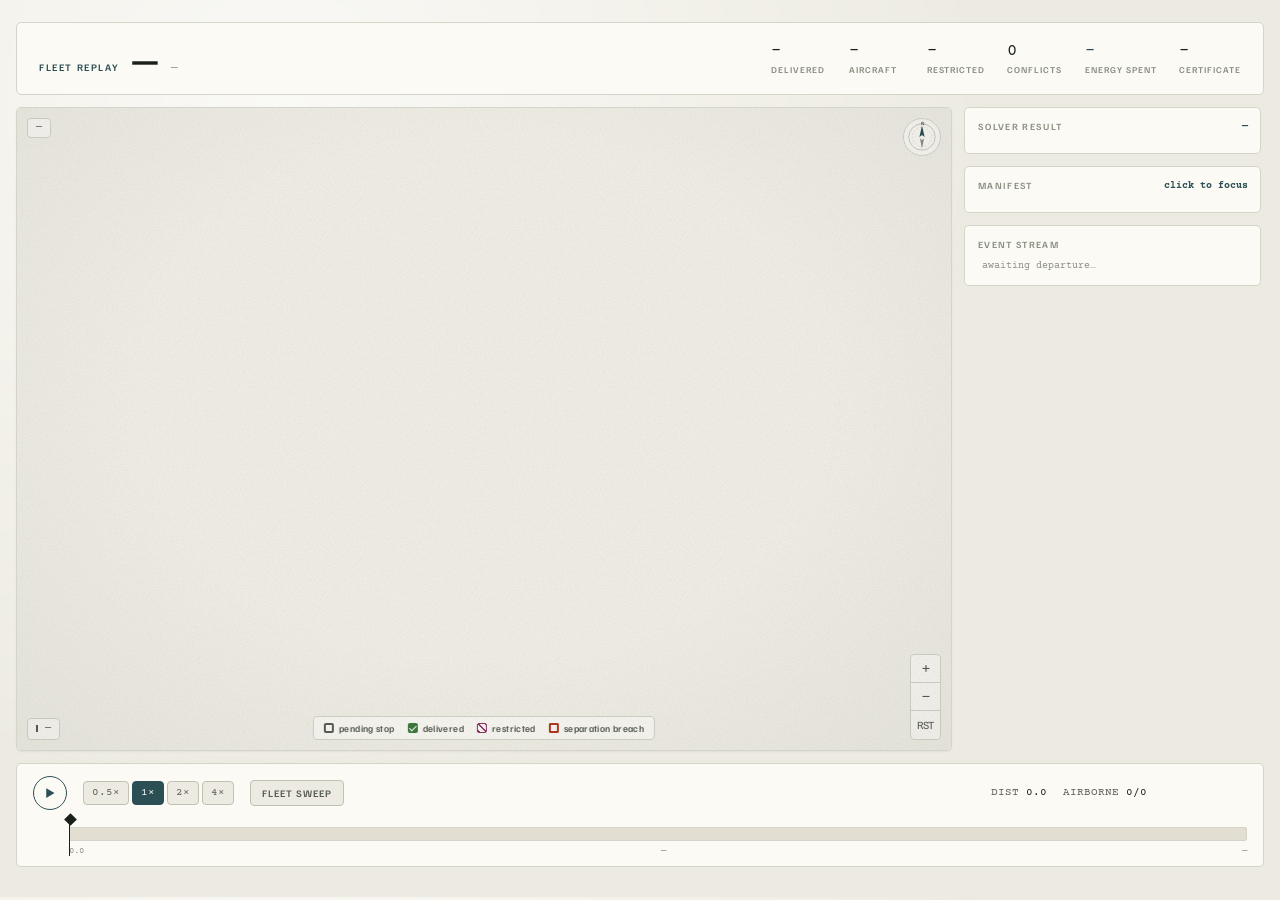
<file: drp/viz/web/playback_template.html>
<!doctype html>
<html lang="en">
<head>
<meta charset="utf-8">
<meta name="viewport" content="width=device-width, initial-scale=1">
<title>Flight Deck -- __DRP_INSTANCE_NAME__</title>
<link rel="stylesheet" href="https://fonts.googleapis.com/css2?family=Familjen+Grotesk:wght@500;600;700&family=Courier+Prime:wght@400;700&display=swap">
<style>
  :root{
    /* Aeronautical-chart palette: warm paper, navy ink, magenta airspace.
       Contrast is deliberately higher than a print chart -- the fleet layer
       has to win over the basemap at a glance. */
    --paper:#EDEBE1; --paper-2:#E2DFD2; --panel:#FBFAF5;
    --ink:#1B1F1A; --muted:#585D51; --muted-2:#8A8F80;
    --line:#D3D5C8; --line-2:#BFC2B3;
    --restricted:#8E2F63; --caution:#B23A22; --warn:#9C6B12; --success:#3E7A3C;
    --accent:#2C4F55; --accent-2:#3E7078; --accent-ink:#FFFFFF;
    --water:#BCD3D8; --water-deep:#8FB0B8;
    --f-display:'Familjen Grotesk',system-ui,sans-serif;
    --f-mono:'Courier Prime',ui-monospace,Consolas,monospace;
    --sp-2:8px; --sp-3:12px; --sp-4:16px; --sp-5:22px; --sp-6:30px;
    --r:5px;
  }
  *{box-sizing:border-box;}
  html,body{margin:0;}
  body{background:var(--paper);color:var(--ink);font-family:var(--f-display);
    /* faint paper fibre across the whole page -- the "printed artifact" cue */
    background-image:radial-gradient(circle at 22% 12%,rgba(255,255,255,.7),transparent 55%);}
  ::selection{background:rgba(44,79,85,.2);}
  button{font-family:inherit;}

  .console{max-width:1440px;margin:0 auto;padding:var(--sp-5) var(--sp-4) var(--sp-6);
    display:flex;flex-direction:column;gap:var(--sp-3);}

  /* ---------- header ---------- */
  .hud{border:1px solid var(--line);border-radius:var(--r);background:var(--panel);
    padding:var(--sp-4) var(--sp-5);display:flex;flex-wrap:wrap;align-items:center;
    justify-content:space-between;gap:var(--sp-4);}
  .hud-title{display:flex;align-items:baseline;gap:var(--sp-3);flex-wrap:wrap;}
  .eyebrow{font-weight:600;font-size:10px;letter-spacing:.16em;color:var(--accent);
    text-transform:uppercase;}
  .hud-title h1{font-weight:700;font-size:clamp(22px,3vw,31px);margin:0;letter-spacing:-.01em;
    text-transform:capitalize;}
  .hud-title .sub{font-family:var(--f-mono);font-size:11px;color:var(--muted-2);}
  .stat-strip{display:flex;gap:var(--sp-5);flex-wrap:wrap;}
  .stat{display:flex;flex-direction:column;gap:1px;min-width:56px;}
  .stat .v{font-family:var(--f-mono);font-variant-numeric:tabular-nums;font-size:17px;
    color:var(--ink);line-height:1.2;}
  .stat .k{font-size:9px;letter-spacing:.11em;text-transform:uppercase;color:var(--muted-2);
    font-weight:600;}
  .stat.ok .v{color:var(--accent);}
  .stat.hot .v{color:var(--caution);}
  .stat.good .v{color:var(--success);}

  /* ---------- layout ---------- */
  .console-body{display:grid;grid-template-columns:minmax(0,1fr) 300px;gap:var(--sp-3);
    align-items:start;}
  @media (max-width:1040px){.console-body{grid-template-columns:1fr;}}

  /* ---------- map ---------- */
  .map-panel{position:relative;border:1px solid var(--line);border-radius:var(--r);
    background:var(--paper);overflow:hidden;width:100%;aspect-ratio:16/11;
    box-shadow:inset 0 0 0 1px rgba(255,255,255,.9),0 1px 2px rgba(27,31,26,.06);}
  .map-panel svg.map{width:100%;height:100%;display:block;touch-action:none;
    cursor:grab;background:#F1EFE6;}
  .map-panel svg.map.dragging{cursor:grabbing;}
  /* screen-space paper grain + vignette: fixed to the panel, so panning and
     zooming never re-rasterise a filter */
  .map-panel::after{content:"";position:absolute;inset:0;pointer-events:none;
    background:
      radial-gradient(ellipse at 50% 45%,transparent 52%,rgba(27,31,26,.09) 100%),
      url("data:image/svg+xml;utf8,<svg xmlns='http://www.w3.org/2000/svg' width='180' height='180'><filter id='n'><feTurbulence type='fractalNoise' baseFrequency='0.85' numOctaves='3'/><feColorMatrix type='saturate' values='0'/></filter><rect width='180' height='180' filter='url(%23n)' opacity='0.35'/></svg>");
    mix-blend-mode:multiply;opacity:.5;}

  .map-chrome{position:absolute;inset:0;pointer-events:none;}
  .map-chrome > *{pointer-events:auto;}
  .plate{background:rgba(251,250,245,.93);border:1px solid var(--line);border-radius:4px;
    backdrop-filter:blur(2px);}

  .compass{position:absolute;top:10px;right:10px;padding:2px;line-height:0;border-radius:50%;}
  .zoomer{position:absolute;right:10px;bottom:10px;display:flex;flex-direction:column;
    overflow:hidden;}
  .zoomer button{width:29px;height:28px;border:0;background:transparent;color:var(--muted);
    cursor:pointer;font-size:14px;line-height:1;display:flex;align-items:center;
    justify-content:center;border-bottom:1px solid var(--line);transition:background .13s,color .13s;}
  .zoomer button:last-child{border-bottom:0;font-size:11px;}
  .zoomer button:hover{background:var(--accent);color:var(--accent-ink);}
  .scalebar{position:absolute;left:10px;bottom:10px;display:flex;align-items:center;gap:7px;
    padding:5px 8px;font-family:var(--f-mono);font-size:9.5px;color:var(--muted);}
  .scalebar .bar{height:7px;border:1px solid var(--muted);border-top:0;position:relative;}
  .scalebar .bar::before{content:"";position:absolute;left:50%;top:0;bottom:0;width:1px;
    background:var(--muted);}
  .readout{position:absolute;left:10px;top:10px;padding:4px 8px;font-family:var(--f-mono);
    font-size:9.5px;color:var(--muted);letter-spacing:.04em;}
  .maplegend{position:absolute;bottom:10px;left:50%;transform:translateX(-50%);
    display:flex;gap:13px;padding:5px 10px;font-size:9.5px;font-weight:600;color:var(--muted);
    letter-spacing:.04em;white-space:nowrap;}
  .maplegend span{display:flex;align-items:center;gap:5px;}
  .maplegend i{width:10px;height:10px;flex:0 0 auto;border-radius:2px;}
  .sw-zone{background:repeating-linear-gradient(45deg,var(--restricted) 0 2px,transparent 2px 5px);
    border:1px solid var(--restricted);}
  /* Shape, not just hue: breach is a hollow ring, delivered is a filled disc
     with a tick, pending is an empty outline. All three read in greyscale. */
  .sw-conf{background:transparent;border:2px dashed var(--caution);border-radius:50%;}
  .sw-pend{background:var(--panel);border:2px solid var(--muted);border-radius:50%;}
  .sw-done{background:var(--success);border-radius:50%;position:relative;}
  .sw-done::after{content:"";position:absolute;left:3px;top:1px;width:3px;height:6px;
    border:solid var(--panel);border-width:0 1.6px 1.6px 0;transform:rotate(45deg);}
  @media (max-width:640px){.maplegend{display:none;}}

  .tooltip{position:absolute;pointer-events:none;background:var(--panel);
    border:1px solid var(--line-2);border-radius:4px;padding:7px 9px;font-family:var(--f-mono);
    font-size:10.5px;line-height:1.55;color:var(--ink);opacity:0;
    transform:translate(-50%,calc(-100% - 13px));white-space:nowrap;
    box-shadow:0 8px 22px rgba(27,31,26,.2);z-index:6;transition:opacity .12s;}
  .tooltip b{font-weight:700;font-family:var(--f-display);font-size:11.5px;letter-spacing:.06em;}
  .tooltip .dim{color:var(--muted-2);}

  .banner{position:absolute;left:50%;top:16px;transform:translateX(-50%);padding:7px 14px;
    font-size:10.5px;font-weight:600;letter-spacing:.13em;text-transform:uppercase;
    color:var(--accent);opacity:0;pointer-events:none;}
  .banner.warn{color:var(--caution);}

  .mission-complete{position:absolute;inset:0;display:flex;align-items:flex-end;
    justify-content:center;padding-bottom:52px;pointer-events:none;}
  .mission-complete[hidden]{display:none;}
  .mission-complete .card{padding:var(--sp-4) var(--sp-5);text-align:center;
    box-shadow:0 14px 34px rgba(27,31,26,.18);border-radius:var(--r);}
  .mission-complete .headline{font-weight:700;font-size:13px;letter-spacing:.16em;
    text-transform:uppercase;color:var(--accent);margin-bottom:9px;}
  .mission-complete .row{display:flex;gap:var(--sp-5);}
  .mission-complete .v{font-family:var(--f-mono);font-size:19px;}
  .mission-complete .k{font-size:8.5px;letter-spacing:.1em;text-transform:uppercase;
    color:var(--muted-2);font-weight:600;}

  /* ---------- right rail ---------- */
  /* The rail is bound to the map's height in JS (see the ResizeObserver) and
     scrolls inside it, so a growing event log can never stretch the row -- which
     is what used to feed back into the map's aspect-ratio and overflow it. */
  .rail{display:flex;flex-direction:column;gap:var(--sp-3);min-width:0;
    overflow-y:auto;overflow-x:hidden;padding-right:3px;scrollbar-width:thin;}
  .rail::-webkit-scrollbar{width:6px;}
  .rail::-webkit-scrollbar-thumb{background:var(--line-2);border-radius:3px;}
  .rail > .card{flex:0 0 auto;}
  .card{border:1px solid var(--line);border-radius:var(--r);background:var(--panel);
    padding:var(--sp-3);}
  .card > h2{font-weight:600;font-size:9.5px;letter-spacing:.14em;text-transform:uppercase;
    color:var(--muted-2);margin:0 0 9px 1px;display:flex;justify-content:space-between;
    align-items:center;}
  .card > h2 em{font-style:normal;color:var(--accent);font-family:var(--f-mono);
    letter-spacing:0;text-transform:none;font-size:10px;}

  .kv{display:flex;justify-content:space-between;align-items:baseline;padding:3px 0;
    font-size:11px;color:var(--muted);border-bottom:1px dotted var(--line);}
  .kv:last-child{border-bottom:0;}
  .kv b{font-family:var(--f-mono);font-weight:400;color:var(--ink);
    font-variant-numeric:tabular-nums;}
  .kv b.good{color:var(--success);} .kv b.bad{color:var(--caution);}

  .rail-scroll{display:flex;flex-direction:column;gap:7px;}
  .drone-row{border:1px solid var(--line);border-radius:4px;padding:9px 10px;background:var(--paper);
    cursor:pointer;position:relative;overflow:hidden;
    transition:border-color .15s,background .15s,transform .15s;}
  /* The spine repeats the drone's dash pattern from the map, so the manifest
     row and its route are matched by shape as well as by colour. */
  .drone-row::before{content:"";position:absolute;left:0;top:0;bottom:0;width:3px;
    background:var(--dstripe,var(--dc));opacity:.55;transition:opacity .15s;}
  .drone-row:hover{background:#fff;}
  .drone-row.hot{border-color:var(--dc);background:#fff;}
  .drone-row.hot::before{opacity:1;}
  .drone-row .top{display:flex;align-items:center;justify-content:space-between;margin-bottom:7px;}
  .drone-row .name{font-weight:700;font-size:12.5px;letter-spacing:.09em;}
  .pill{font-weight:600;font-size:8.5px;letter-spacing:.09em;text-transform:uppercase;
    padding:2px 6px;border-radius:20px;border:1px solid var(--line-2);color:var(--muted-2);
    display:flex;align-items:center;gap:4px;}
  .pill i{width:5px;height:5px;border-radius:50%;background:currentColor;}
  .pill.fly{color:var(--accent-ink);background:var(--accent);border-color:var(--accent);}
  .pill.fly i{animation:blip 1.5s ease-in-out infinite;}
  @keyframes blip{0%,100%{opacity:1;}50%{opacity:.25;}}
  .bars{display:flex;flex-direction:column;gap:4px;margin-bottom:6px;}
  .bar-row{display:flex;align-items:center;gap:6px;font-family:var(--f-mono);font-size:9px;
    color:var(--muted-2);}
  .bar-row span:first-child{width:40px;letter-spacing:.06em;}
  .track{flex:1;height:5px;border-radius:3px;background:var(--paper-2);overflow:hidden;
    box-shadow:inset 0 0 0 1px var(--line);}
  .track .fill{height:100%;width:100%;background:var(--accent);border-radius:3px;}
  .bar-row b{font-weight:400;color:var(--ink);width:44px;text-align:right;
    font-variant-numeric:tabular-nums;}
  .drone-row .foot{display:flex;justify-content:space-between;font-family:var(--f-mono);
    font-size:9.5px;color:var(--muted-2);}
  .drone-row .foot b{color:var(--ink);font-weight:400;}

  .why .chk{display:flex;justify-content:space-between;font-size:10.5px;color:var(--muted);
    padding:2.5px 0;}
  .why .chk b{font-family:var(--f-mono);font-weight:400;color:var(--success);}
  .why .chk b.bad{color:var(--caution);}
  .why .legs{margin-top:8px;border-top:1px solid var(--line);padding-top:7px;
    font-family:var(--f-mono);font-size:9.5px;color:var(--muted);display:flex;
    flex-direction:column;gap:2px;max-height:96px;overflow-y:auto;}
  .why .legs div{display:flex;justify-content:space-between;gap:8px;}
  .why .vision{margin-top:8px;border-top:1px solid var(--line);padding-top:7px;}
  .why .vision .hd{font-size:9px;letter-spacing:.12em;text-transform:uppercase;
    color:var(--accent);font-weight:700;margin-bottom:4px;display:flex;
    justify-content:space-between;gap:6px;align-items:baseline;}
  .why .vision .hd em{font-style:normal;font-family:var(--f-mono);font-size:9px;
    letter-spacing:0;text-transform:none;color:var(--muted-2);}
  .why .vision .stp{font-family:var(--f-mono);font-size:9.5px;color:var(--muted);
    padding:2px 0;display:flex;justify-content:space-between;gap:8px;}
  .why .vision .stp b{font-weight:400;color:var(--ink);}
  .why .vision .none{font-family:var(--f-mono);font-size:9.5px;color:var(--muted-2);
    font-style:italic;}

  .log{display:flex;flex-direction:column;gap:3px;max-height:154px;overflow:hidden;}
  .log .line{font-family:var(--f-mono);font-size:9.5px;color:var(--ink);display:flex;gap:7px;
    padding:2.5px 5px;border-radius:3px;background:var(--paper);border-left:2px solid var(--line-2);}
  .log .line b{color:var(--muted-2);font-weight:400;flex:0 0 auto;}
  .log .line.warn{border-left-color:var(--caution);color:var(--caution);}
  .log .line.good{border-left-color:var(--success);}
  .log .empty{font-family:var(--f-mono);font-size:9.5px;color:var(--muted-2);padding:2px 5px;}

  /* ---------- transport + timeline ---------- */
  .transport{border:1px solid var(--line);border-radius:var(--r);background:var(--panel);
    padding:var(--sp-3) var(--sp-4) 10px;display:flex;flex-direction:column;gap:9px;}
  .t-row{display:flex;align-items:center;gap:var(--sp-4);flex-wrap:wrap;}
  .play-btn{width:34px;height:34px;border-radius:50%;border:1.5px solid var(--accent);
    background:transparent;color:var(--accent);cursor:pointer;display:flex;align-items:center;
    justify-content:center;flex:0 0 auto;transition:background .15s,color .15s,transform .15s;}
  .play-btn:hover{background:var(--accent);color:var(--accent-ink);}
  .play-btn:active{transform:scale(.94);}
  .play-btn svg{width:12px;height:12px;}
  .ghost{border:1px solid var(--line-2);background:var(--paper);color:var(--muted);
    border-radius:4px;padding:6px 11px;font-size:10px;font-weight:600;letter-spacing:.1em;
    text-transform:uppercase;cursor:pointer;transition:background .15s,color .15s,border-color .15s;}
  .ghost:hover{background:var(--accent);color:var(--accent-ink);border-color:var(--accent);}
  .speed{display:flex;gap:3px;}
  .speed button{font-family:var(--f-mono);font-size:10.5px;padding:5px 8px;border-radius:4px;
    border:1px solid var(--line-2);background:var(--paper);color:var(--muted);cursor:pointer;}
  .speed button.on{color:var(--accent-ink);background:var(--accent);border-color:var(--accent);}
  .clock{font-family:var(--f-mono);font-size:11px;color:var(--muted);display:flex;
    gap:var(--sp-4);margin-left:auto;align-items:center;}
  .clock b{color:var(--ink);font-weight:400;}
  .clock .cf{color:var(--caution);opacity:0;transition:opacity .2s;}
  .clock .cf.show{opacity:1;}

  /* the scrubber is a real instrument: one lane per drone, events in the track */
  .timeline{position:relative;user-select:none;touch-action:none;cursor:pointer;
    padding:2px 0 0;}
  .tl-lanes{display:flex;flex-direction:column;gap:3px;margin-bottom:6px;}
  .tl-lane{height:9px;position:relative;border-radius:2px;background:var(--paper-2);
    box-shadow:inset 0 0 0 1px var(--line);}
  .tl-lane .span{position:absolute;top:0;bottom:0;left:0;border-radius:2px;opacity:.3;}
  .tl-lane .done{position:absolute;top:0;bottom:0;left:0;border-radius:2px;width:0;}
  .tl-lane .tick{position:absolute;top:1px;bottom:1px;width:2px;border-radius:1px;
    background:var(--panel);opacity:.85;}
  .tl-lane .tag{position:absolute;left:-34px;top:-1px;font-family:var(--f-mono);font-size:8.5px;
    color:var(--muted-2);letter-spacing:.05em;}
  .tl-track{position:relative;height:14px;border-radius:3px;background:var(--paper-2);
    box-shadow:inset 0 0 0 1px var(--line);overflow:hidden;}
  .tl-track .fill{position:absolute;left:0;top:0;bottom:0;width:0;
    background:linear-gradient(90deg,rgba(44,79,85,.16),rgba(44,79,85,.3));}
  .tl-evt{position:absolute;top:50%;width:7px;height:7px;margin-top:-3.5px;
    transform:translateX(-50%) rotate(45deg);cursor:pointer;border:1px solid rgba(255,255,255,.85);}
  .tl-evt.conflict{border-radius:50%;background:var(--caution);width:8px;height:8px;
    margin-top:-4px;transform:translateX(-50%);}
  .tl-head{position:absolute;top:0;bottom:0;width:0;border-left:1.5px solid var(--ink);
    pointer-events:none;}
  .tl-head::after{content:"";position:absolute;left:-4.5px;top:-4px;width:9px;height:9px;
    background:var(--ink);transform:rotate(45deg);}
  .tl-axis{display:flex;justify-content:space-between;margin-top:5px;font-family:var(--f-mono);
    font-size:9px;color:var(--muted-2);}
  .tl-wrap{padding-left:36px;}
  @media (max-width:640px){.tl-wrap{padding-left:0;} .tl-lane .tag{display:none;}}

  @media (prefers-reduced-motion: reduce){
    *{animation-duration:0ms !important;animation-iteration-count:1 !important;}
  }

  /* shown only when the GSAP request failed -- see the guard at the top of the
     script; without it the page is a shell of empty panels with no explanation */
  .offline-note{max-width:640px;margin:12vh auto;padding:0 24px;
    font-family:system-ui,sans-serif;color:#1B1F1A;line-height:1.6;}
  .offline-note h1{font-size:20px;margin:0 0 12px;}
  .offline-note p{margin:0 0 12px;color:#585D51;font-size:14px;}
  .offline-note code{font-family:ui-monospace,Consolas,monospace;font-size:13px;
    background:#E2DFD2;padding:1px 4px;border-radius:3px;}
</style>
</head>
<body>

<div class="console">

  <header class="hud">
    <div class="hud-title">
      <span class="eyebrow">Fleet Replay</span>
      <h1 id="ttl">&mdash;</h1>
      <span class="sub" id="sub">&mdash;</span>
    </div>
    <div class="stat-strip">
      <div class="stat"><span class="v" id="stDeliv">&ndash;</span><span class="k">Delivered</span></div>
      <div class="stat"><span class="v" id="stDrones">&ndash;</span><span class="k">Aircraft</span></div>
      <div class="stat"><span class="v" id="stZones">&ndash;</span><span class="k">Restricted</span></div>
      <div class="stat" id="stConflictWrap"><span class="v" id="stConflict">0</span><span class="k">Conflicts</span></div>
      <div class="stat ok"><span class="v" id="stEnergy">&ndash;</span><span class="k">Energy spent</span></div>
      <div class="stat" id="stFeasWrap"><span class="v" id="stFeas">&ndash;</span><span class="k">Certificate</span></div>
    </div>
  </header>

  <div class="console-body">
    <div class="map-panel" id="mapPanel">
      <svg class="map" id="map" viewBox="0 0 100 100" preserveAspectRatio="xMidYMid meet"
           role="application" aria-label="Fleet route map -- drag to pan, scroll to zoom" tabindex="0">
        <defs id="mapDefs"></defs>
        <g id="world">
          <g id="lyrGround"></g>
          <g id="lyrGrat"></g>
          <g id="lyrZones"></g>
          <g id="lyrVision"></g>
          <g id="lyrRoutes"></g>
          <g id="lyrStops"></g>
          <g id="lyrHub"></g>
          <g id="lyrShadow" opacity="0.22"></g>
          <g id="lyrDrones"></g>
          <g id="lyrTop"></g>
        </g>
      </svg>

      <div class="map-chrome">
        <div class="plate readout" id="readout">&mdash;</div>
        <div class="plate compass" aria-hidden="true">
          <svg viewBox="0 0 40 40" width="32" height="32">
            <circle cx="20" cy="20" r="16.5" fill="none" stroke="var(--line-2)" stroke-width="1"/>
            <circle cx="20" cy="20" r="12" fill="none" stroke="var(--line)" stroke-width="1"
              stroke-dasharray="1.5 3"/>
            <path d="M20,5.5 L23.3,20 L20,17.4 L16.7,20 Z" fill="var(--accent)"/>
            <path d="M20,34.5 L22.6,21.6 L20,24 L17.4,21.6 Z" fill="var(--muted-2)"/>
            <text x="20" y="4.4" text-anchor="middle" font-family="Familjen Grotesk"
              font-weight="700" font-size="6" fill="var(--muted)">N</text>
          </svg>
        </div>
        <div class="plate zoomer">
          <button id="zIn" title="Zoom in (+)" aria-label="Zoom in">&#43;</button>
          <button id="zOut" title="Zoom out (&minus;)" aria-label="Zoom out">&minus;</button>
          <button id="zRst" title="Reset view (0)" aria-label="Reset view">RST</button>
        </div>
        <div class="plate scalebar"><span class="bar" id="scaleBar"></span><span id="scaleTxt">&mdash;</span></div>
        <div class="plate maplegend">
          <span><i class="sw-pend"></i>pending stop</span>
          <span><i class="sw-done"></i>delivered</span>
          <span><i class="sw-zone"></i>restricted</span>
          <span><i class="sw-conf"></i>separation breach</span>
        </div>
        <div class="plate banner" id="banner"></div>
        <div class="mission-complete" id="missionComplete" hidden>
          <div class="card plate">
            <div class="headline" id="mcHead">Mission Complete</div>
            <div class="row">
              <div><div class="v" id="mcDeliv">&ndash;</div><div class="k">Deliveries</div></div>
              <div><div class="v" id="mcDist">&ndash;</div><div class="k">Distance</div></div>
              <div><div class="v" id="mcEnergy">&ndash;</div><div class="k">Energy</div></div>
              <div><div class="v" id="mcConflict">&ndash;</div><div class="k">Conflicts</div></div>
            </div>
          </div>
        </div>
      </div>
      <div class="tooltip" id="tip"></div>
    </div>

    <aside class="rail">
      <section class="card">
        <h2>Solver result <em id="solMethod">&mdash;</em></h2>
        <div id="solutionKv"></div>
      </section>
      <section class="card">
        <h2>Manifest <em>click to focus</em></h2>
        <div class="rail-scroll" id="rail"></div>
      </section>
      <section class="card why" id="whyPanel" hidden></section>
      <section class="card">
        <h2>Event stream</h2>
        <div class="log" id="log"><div class="empty">awaiting departure&hellip;</div></div>
      </section>
    </aside>
  </div>

  <footer class="transport">
    <div class="t-row">
      <button class="play-btn" id="playBtn" aria-label="Play">
        <svg id="playIcon" viewBox="0 0 16 16" fill="currentColor"><path d="M3 1.5v13l11-6.5z"/></svg>
      </button>
      <div class="speed" id="speedGroup">
        <button data-s="0.5">0.5&times;</button>
        <button data-s="1" class="on">1&times;</button>
        <button data-s="2">2&times;</button>
        <button data-s="4">4&times;</button>
      </div>
      <button class="ghost" id="sweepBtn" title="Fleet overview sweep">Fleet sweep</button>
      <button class="ghost" id="visionBtn" hidden
        title="Show the partial routes the B&amp;B search considered and rejected">Solver vision</button>
      <div class="clock">
        <span>DIST <b id="rdDist">0.0</b></span>
        <span>AIRBORNE <b id="airborne">0/0</b></span>
        <span class="cf" id="conflictFlag">&#9650; SEPARATION</span>
      </div>
    </div>
    <div class="tl-wrap">
      <div class="timeline" id="timeline" role="slider" aria-label="Mission scrubber"
           aria-valuemin="0" aria-valuemax="100" aria-valuenow="0" tabindex="0">
        <div class="tl-lanes" id="tlLanes"></div>
        <div class="tl-track" id="tlTrack">
          <div class="fill" id="tlFill"></div>
        </div>
        <div class="tl-head" id="tlHead"></div>
        <div class="tl-axis"><span>0.0</span><span id="tlMid">&mdash;</span><span id="tlEnd">&mdash;</span></div>
      </div>
    </div>
  </footer>

</div>

<script src="https://cdnjs.cloudflare.com/ajax/libs/gsap/3.12.5/gsap.min.js"></script>
<script>
(function(){
"use strict";

// Every element on this page is built by this script, and this script needs
// GSAP -- which is the one thing the file does not carry inside it. If that
// request failed, the page would otherwise render as a shell of empty panels
// and em-dashes with nothing to explain it.
if (typeof gsap === "undefined"){
  document.body.innerHTML =
    '<div class="offline-note">' +
    '<h1>This page could not load GSAP</h1>' +
    '<p>The file is self-contained apart from one thing: it fetches the GSAP ' +
    'animation library from <code>cdnjs.cloudflare.com</code>, and its two ' +
    'typefaces from Google Fonts, when you open it. That request did not ' +
    'succeed — most likely this machine is offline, or something is ' +
    'blocking the CDN.</p>' +
    '<p>Reconnect and reload. Nothing else is missing: the instance, the ' +
    'solution and the trace are all inside this file already.</p>' +
    '</div>';
  return;
}


const DATA = __DRP_PLAYBACK_DATA_JSON__;
// Solver Vision (roadmap §2.4): the partial routes a traced B&B search
// considered and rejected. `null` unless a trace was supplied -- the page shows
// the control only when there is real trace data behind it.
const VISION = __DRP_VISION_DATA_JSON__;
// Declared here, not beside the rest of the vision code: `updateStrokeScale`
// runs during camera setup, long before that block executes.
const visionStroke = [];   // {node, px} -- held at a constant screen weight
const NS = "http://www.w3.org/2000/svg";

let reduced = false;
gsap.matchMedia().add("(prefers-reduced-motion: reduce)", () => { reduced = true; });

const MOTION = {fast:.18, normal:.35, deliberate:.6, cine:1.1,
  ui:"power2.out", flight:"power1.inOut", reveal:"expo.out"};

// ---------- theme (roadmap 2.5) ----------
// Every colour that carries a *meaning* lives in Python (`drp/viz/theme.py`)
// and travels in the payload, so `--theme safe` / `--theme chart` switches this
// page, the matplotlib figures and the other two pages together; there is no
// second copy of a palette anywhere in the repository.
const THEME = (DATA && DATA.theme) || null;
// CSS custom property <- theme token. The stylesheet above is written against
// these names, so pushing the tokens through here is what makes the HTML
// chrome and the SVG agree on one palette.
const CSS_VARS = {
  "--paper":"paper", "--paper-2":"paper2", "--panel":"panel", "--ink":"ink",
  "--muted":"muted", "--muted-2":"muted2", "--line":"line", "--line-2":"line2",
  "--restricted":"restricted", "--caution":"caution", "--warn":"warn",
  "--success":"success", "--accent":"accent", "--accent-2":"accent2",
  "--water":"water",
};
function applyTheme(tokens){
  if (!tokens) return;
  const root = document.documentElement.style;
  for (const k in CSS_VARS){ if (tokens[CSS_VARS[k]]) root.setProperty(k, tokens[CSS_VARS[k]]); }
}

// The basemap's own tones are not part of the theme: they carry no encoding,
// they are terrain. They stay here, and the semantic tokens are layered over
// them. The second object is the fallback that keeps the page renderable if it
// is ever handed a payload written before the theme existed.
const C = Object.assign({
  land:"#EFEDE3", urban:"#E4DFCE", urbanEdge:"#D2CCB6",
  park:"#D3DFC2", parkInk:"#7C9464", tree:"#5F7F4E",
  waterDeep:"#93B2BA",
  road:"#FFFFFF", roadCase:"#C7C6B5", roadMinor:"#DCDACB",
  bldg:"#DEDACB", bldgInk:"#C0BCA9",
}, {
  ink:"#1B1F1A", muted:"#585D51", muted2:"#8A8F80", line:"#D3D5C8",
  paper:"#EDEBE1", panel:"#FBFAF5", water:"#BCD3D8",
  accent:"#2C4F55", accent2:"#3E7078", restricted:"#8E2F63", caution:"#B23A22",
  warn:"#9C6B12", success:"#3E7A3C",
}, THEME ? THEME.tokens : {});
applyTheme(THEME ? THEME.tokens : null);

function mulberry32(seed){
  return function(){
    seed |= 0; seed = (seed + 0x6D2B79F5) | 0;
    let t = Math.imul(seed ^ (seed >>> 15), 1 | seed);
    t = (t + Math.imul(t ^ (t >>> 7), 61 | t)) ^ t;
    return ((t ^ (t >>> 14)) >>> 0) / 4294967296;
  };
}
const clamp = (v,a,b) => v<a?a:v>b?b:v;
const fnum = (v,d) => (v===null || v===undefined || !isFinite(v)) ? null : v;

// ===========================================================================
// geometry + camera
// ===========================================================================
// Instance coordinates -> the plane this page draws in, and back again.
// A planar instance is already a plane; only y flips, because SVG counts down.
// A geodesic one carries (lat, lon) degrees: drawn raw, north would point to
// the right and every distance would be measured in degrees. meta.projection
// carries the local tangent plane -- kilometres east and north of the depot --
// and the payload's own lengths use the same one, so the scale bar, the grid
// and the telemetry all agree.
const PROJ = DATA.meta.projection || null;
const UNITS = DATA.meta.units || "units";
const RAW = DATA.meta.bounds;
const flipY = y => RAW.ymin + RAW.ymax - y;
const toSvg = PROJ
  ? p => [(p[1] - PROJ.lon0) * PROJ.km_per_deg_lon,
          -(p[0] - PROJ.lat0) * PROJ.km_per_deg_lat]
  : p => [p[0], flipY(p[1])];
// Inverse, for the coordinate readout: world -> [lat, lon] or [x, y].
const fromSvg = PROJ
  ? w => [PROJ.lat0 - w[1] / PROJ.km_per_deg_lat,
          PROJ.lon0 + w[0] / PROJ.km_per_deg_lon]
  : w => [w[0], flipY(w[1])];

const b = (() => {
  const cs = [[RAW.xmin,RAW.ymin],[RAW.xmin,RAW.ymax],
              [RAW.xmax,RAW.ymin],[RAW.xmax,RAW.ymax]].map(toSvg);
  const xs = cs.map(c=>c[0]), ys = cs.map(c=>c[1]);
  return {xmin:Math.min(...xs), xmax:Math.max(...xs),
          ymin:Math.min(...ys), ymax:Math.max(...ys)};
})();
const dataW = (b.xmax-b.xmin) || 1, dataH = (b.ymax-b.ymin) || 1;
const pad = Math.max(dataW, dataH) * 0.14;
const depot = toSvg(DATA.instance.depot);

const svg = document.getElementById("map");
const mapPanel = document.getElementById("mapPanel");
const world = document.getElementById("world");
const L = {
  ground:  document.getElementById("lyrGround"),
  grat:    document.getElementById("lyrGrat"),
  zones:   document.getElementById("lyrZones"),
  vision:  document.getElementById("lyrVision"),
  routes:  document.getElementById("lyrRoutes"),
  stops:   document.getElementById("lyrStops"),
  hub:     document.getElementById("lyrHub"),
  shadow:  document.getElementById("lyrShadow"),
  drones:  document.getElementById("lyrDrones"),
  top:     document.getElementById("lyrTop"),
};
const defs = document.getElementById("mapDefs");

function el(tag, attrs){
  const e = document.createElementNS(NS, tag);
  for (const k in attrs) e.setAttribute(k, attrs[k]);
  return e;
}
function txt(e, s){ e.textContent = s; return e; }

// HOME is fitted to the panel's aspect so `xMidYMid meet` is exact -- that
// makes screen<->world conversion a single multiply, which every pan, zoom
// and hit-test below depends on.
const HOME = {x:0,y:0,w:1,h:1};
const camera = {x:0,y:0,w:1,h:1};
let panelAspect = 16/11;

function fitHome(){
  const r = svg.getBoundingClientRect();
  panelAspect = (r.width && r.height) ? r.width / r.height : 16/11;
  const wantW = dataW + 2*pad, wantH = dataH + 2*pad;
  let w = wantW, h = wantH;
  if (wantW / wantH < panelAspect) w = wantH * panelAspect; else h = wantW / panelAspect;
  HOME.w = w; HOME.h = h;
  HOME.x = (b.xmin + b.xmax)/2 - w/2;
  HOME.y = (b.ymin + b.ymax)/2 - h/2;
}
fitHome();
Object.assign(camera, HOME);
const unit = Math.max(HOME.w, HOME.h) / 100;   // 1 unit ~ 1% of the home view
const vb = {x:HOME.x, y:HOME.y, w:HOME.w, h:HOME.h};  // static world extent for basemap

const MINW = HOME.w / 9, MAXW = HOME.w * 1.9;
let symK = 1;                                  // symbol counter-scale
let pxPerWorld = 1;

function applyCamera(){
  svg.setAttribute("viewBox",
    `${camera.x.toFixed(3)} ${camera.y.toFixed(3)} ${camera.w.toFixed(3)} ${camera.h.toFixed(3)}`);
  const rect = svg.getBoundingClientRect();
  pxPerWorld = rect.width ? rect.width / camera.w : 1;
  symK = clamp(camera.w / HOME.w, 0.34, 1.9);
  updateSymbolScale();
  updateStrokeScale();
  updateGraticule();
  updateScaleBar();
  updateReadout();
}

// ===========================================================================
// basemap -- a drawn aeronautical chart, not a scatter of rectangles
// ===========================================================================
const seed = DATA.instance.n_customers*97
  + Math.round(Math.abs(DATA.instance.depot[0]) + Math.abs(DATA.instance.depot[1]))*31
  + DATA.meta.zones.length*13 + (DATA.instance.seed||0);
const rng = mulberry32(seed);
const span = Math.max(vb.w, vb.h);

function blobPath(cx, cy, r, n, lo, hi, jitter){
  const pts = [];
  for (let i=0;i<n;i++){
    const ang = (i/n)*Math.PI*2 + (jitter ? (rng()-.5)*0.25 : 0);
    const rad = r * (lo + rng()*(hi-lo));
    pts.push([cx+Math.cos(ang)*rad, cy+Math.sin(ang)*rad]);
  }
  const mid = (a,c) => `${((a[0]+c[0])/2).toFixed(2)},${((a[1]+c[1])/2).toFixed(2)}`;
  let d = `M ${mid(pts[pts.length-1], pts[0])}`;
  for (let i=0;i<pts.length;i++)
    d += ` Q ${pts[i][0].toFixed(2)},${pts[i][1].toFixed(2)} ${mid(pts[i], pts[(i+1)%pts.length])}`;
  return {d: d + " Z", pts};
}
function smoothPath(pts){
  let d = `M${pts[0][0].toFixed(2)},${pts[0][1].toFixed(2)}`;
  for (let i=0;i<pts.length-1;i++){
    const p = pts[i], n = pts[i+1];
    d += ` Q${p[0].toFixed(2)},${p[1].toFixed(2)} ${((p[0]+n[0])/2).toFixed(2)},${((p[1]+n[1])/2).toFixed(2)}`;
  }
  const last = pts[pts.length-1];
  return d + ` L${last[0].toFixed(2)},${last[1].toFixed(2)}`;
}

// The page draws one of two cities. Given a drp-basemap/v1 payload it draws the
// real one -- OpenStreetMap geometry for the very coordinates the instance uses.
// Without one it invents a plausible chart, which is what every synthetic
// instance gets, since a synthetic instance is nowhere.
const REALMAP = DATA.basemap || null;
const placeLabels = [];

function drawRealBasemap(bm){
  const line = pts => "M" + pts.map(q => toSvg(q).map(n => n.toFixed(3)).join(",")).join(" L");
  const area = pts => line(pts) + " Z";
  const add = (node) => L.ground.appendChild(node);

  add(el("rect", {x:(vb.x-span).toFixed(1), y:(vb.y-span).toFixed(1),
    width:(vb.w+2*span).toFixed(1), height:(vb.h+2*span).toFixed(1), fill:C.land}));

  (bm.built || []).forEach(poly => add(el("path", {d:area(poly), fill:C.urban,
    "fill-opacity":"0.85", stroke:C.urbanEdge, "stroke-width":(unit*0.09).toFixed(3)})));
  (bm.green || []).forEach(poly => add(el("path", {d:area(poly), fill:C.park,
    "fill-opacity":"0.9", stroke:C.parkInk, "stroke-width":(unit*0.07).toFixed(3),
    "stroke-opacity":"0.5"})));
  ((bm.water||{}).areas || []).forEach(poly => add(el("path", {d:area(poly),
    fill:C.water, stroke:C.waterDeep, "stroke-width":(unit*0.08).toFixed(3)})));
  ((bm.water||{}).lines || []).forEach(w => {
    add(el("path", {d:line(w), fill:"none", stroke:C.waterDeep,
      "stroke-width":(unit*0.34).toFixed(3), "stroke-linecap":"round"}));
    add(el("path", {d:line(w), fill:"none", stroke:C.water,
      "stroke-width":(unit*0.26).toFixed(3), "stroke-linecap":"round"}));
  });

  // Casing under every class first, then the fill on top, so junctions knit
  // together instead of showing seams -- the reason a chart's roads read as a
  // network rather than as a pile of separate strokes.
  const CLASSES = [["street", unit*0.20, C.roadMinor],
                   ["secondary", unit*0.36, C.road],
                   ["arterial", unit*0.55, C.road]];
  CLASSES.forEach(([cls, w]) => {
    const g = el("g", {fill:"none", stroke:C.roadCase, "stroke-width":(w*1.6).toFixed(3),
      "stroke-linecap":"round", "stroke-linejoin":"round"});
    ((bm.roads||{})[cls] || []).forEach(r => g.appendChild(el("path", {d:line(r)})));
    add(g);
  });
  CLASSES.forEach(([cls, w, colour]) => {
    const g = el("g", {fill:"none", stroke:colour, "stroke-width":w.toFixed(3),
      "stroke-linecap":"round", "stroke-linejoin":"round"});
    ((bm.roads||{})[cls] || []).forEach(r => g.appendChild(el("path", {d:line(r)})));
    add(g);
  });

  // Real names, placed at their real coordinates, with the same collision rule
  // the invented ones used: a name dropped beats two names overprinted.
  const MINSEP = span * 0.11;
  const taken = [[depot[0], depot[1]]];
  const ranked = (bm.places || []).slice().sort((a, c) =>
    (["city","town","suburb","quarter","neighbourhood","village","hamlet"].indexOf(a.kind)) -
    (["city","town","suburb","quarter","neighbourhood","village","hamlet"].indexOf(c.kind)));
  ranked.forEach(place => {
    const c = toSvg([place.lat, place.lon]);
    if (taken.some(t => Math.hypot(t[0]-c[0], t[1]-c[1]) < MINSEP)) return;
    // A name centred near the frame edge is drawn half off the sheet, and the
    // longer the name the worse it reads -- so keep clear of both edges.
    const inset = span * 0.05 + place.name.length * unit * 0.42;
    if (c[0] < vb.x + inset || c[0] > vb.x + vb.w - inset) return;
    if (c[1] < vb.y + span*0.03 || c[1] > vb.y + vb.h - span*0.03) return;
    taken.push(c);
    const t = el("text", {"text-anchor":"middle", "font-family":"Familjen Grotesk",
      "font-weight":"600", "font-size":(unit*1.5).toFixed(2), fill:C.muted2,
      "letter-spacing":(unit*0.22).toFixed(2), "fill-opacity":"0.9",
      "paint-order":"stroke", stroke:C.land, "stroke-width":(unit*0.55).toFixed(3),
      "stroke-linejoin":"round"});
    txt(t, place.name.toUpperCase());
    L.ground.appendChild(t);
    placeLabels.push({node:t, x:c[0], y:c[1]});
  });
}

if (REALMAP) drawRealBasemap(REALMAP);

if (!REALMAP) {
// --- land base
L.ground.appendChild(el("rect", {x:(vb.x-span).toFixed(1), y:(vb.y-span).toFixed(1),
  width:(vb.w+2*span).toFixed(1), height:(vb.h+2*span).toFixed(1), fill:C.land}));

// --- river: a real watercourse with banks, crossing the whole sheet
const riverEdge = Math.floor(rng()*4);
const riverW = span * 0.055;
const riverPts = [];
for (let i=0;i<=7;i++){
  const f = i/7, wob = (rng()-.5) * span * 0.13;
  if (riverEdge===0)      riverPts.push([vb.x + span*0.17 + wob, vb.y - span*0.1 + f*(vb.h+span*0.2)]);
  else if (riverEdge===1) riverPts.push([vb.x + vb.w - span*0.17 + wob, vb.y - span*0.1 + f*(vb.h+span*0.2)]);
  else if (riverEdge===2) riverPts.push([vb.x - span*0.1 + f*(vb.w+span*0.2), vb.y + span*0.17 + wob]);
  else                    riverPts.push([vb.x - span*0.1 + f*(vb.w+span*0.2), vb.y + vb.h - span*0.17 + wob]);
}
const riverD = smoothPath(riverPts);
const vertical = riverEdge < 2;
L.ground.appendChild(el("path", {d:riverD, fill:"none", stroke:C.waterDeep,
  "stroke-width":(riverW*1.16).toFixed(2), "stroke-linecap":"round"}));
L.ground.appendChild(el("path", {d:riverD, fill:"none", stroke:C.water,
  "stroke-width":riverW.toFixed(2), "stroke-linecap":"round"}));
L.ground.appendChild(el("path", {d:riverD, fill:"none", stroke:"#FFFFFF",
  "stroke-width":(riverW*0.16).toFixed(2), "stroke-opacity":"0.5", "stroke-linecap":"round"}));

function distToRiver(x, y){
  let best = Infinity;
  for (let i=0;i<riverPts.length-1;i++){
    const [x1,y1] = riverPts[i], [x2,y2] = riverPts[i+1];
    const dx = x2-x1, dy = y2-y1, L2 = dx*dx+dy*dy || 1;
    const t = clamp(((x-x1)*dx + (y-y1)*dy)/L2, 0, 1);
    best = Math.min(best, Math.hypot(x - (x1+t*dx), y - (y1+t*dy)));
  }
  return best;
}

// --- built-up area: one dense core on the hub plus satellites. Land-use
//     polygons give the sheet a composition; confetti buildings never do.
const urbanBlobs = [];
urbanBlobs.push(blobPath(depot[0], depot[1], span*0.25, 11, .78, 1.2, true));
const nSat = 2 + Math.floor(rng()*2);
for (let i=0;i<nSat;i++){
  const ang = rng()*Math.PI*2, rad = span*(0.32 + rng()*0.2);
  urbanBlobs.push(blobPath(depot[0]+Math.cos(ang)*rad, depot[1]+Math.sin(ang)*rad,
    span*(0.09+rng()*0.06), 8, .75, 1.25, true));
}
urbanBlobs.forEach(u => {
  L.ground.appendChild(el("path", {d:u.d, fill:C.urban, "fill-opacity":"0.85"}));
  L.ground.appendChild(el("path", {d:u.d, fill:"none", stroke:C.urbanEdge,
    "stroke-width":(unit*0.16).toFixed(3), "stroke-dasharray":`${(unit*1.4).toFixed(2)},${(unit*0.9).toFixed(2)}`}));
});

// --- parks / woodland
const parks = [];
for (let i=0;i<4;i++){
  const ang = rng()*Math.PI*2, rad = span*(0.16 + rng()*0.34);
  const cx = depot[0]+Math.cos(ang)*rad, cy = depot[1]+Math.sin(ang)*rad;
  if (distToRiver(cx, cy) < riverW) continue;
  const p = blobPath(cx, cy, span*(0.045+rng()*0.045), 8, .7, 1.3, true);
  p.cx = cx; p.cy = cy; p.r = span*0.06;
  parks.push(p);
  L.ground.appendChild(el("path", {d:p.d, fill:C.park, "fill-opacity":"0.9"}));
  L.ground.appendChild(el("path", {d:p.d, fill:"none", stroke:C.parkInk,
    "stroke-width":(unit*0.13).toFixed(3), "stroke-opacity":"0.5"}));
  for (let t=0;t<7;t++){
    const a = rng()*Math.PI*2, rr = rng()*p.r*0.55;
    L.ground.appendChild(el("circle", {cx:(cx+Math.cos(a)*rr).toFixed(2),
      cy:(cy+Math.sin(a)*rr).toFixed(2), r:(unit*(0.35+rng()*0.25)).toFixed(2),
      fill:C.tree, "fill-opacity":"0.45"}));
  }
}

// --- mask so streets and buildings exist only on dry, built-up land
const mask = el("mask", {id:"urbanMask", maskUnits:"userSpaceOnUse",
  x:(vb.x-span).toFixed(1), y:(vb.y-span).toFixed(1),
  width:(vb.w+2*span).toFixed(1), height:(vb.h+2*span).toFixed(1)});
mask.appendChild(el("rect", {x:(vb.x-span).toFixed(1), y:(vb.y-span).toFixed(1),
  width:(vb.w+2*span).toFixed(1), height:(vb.h+2*span).toFixed(1), fill:"#000"}));
urbanBlobs.forEach(u => mask.appendChild(el("path", {d:u.d, fill:"#fff"})));
parks.forEach(p => mask.appendChild(el("path", {d:p.d, fill:"#000"})));
mask.appendChild(el("path", {d:riverD, fill:"none", stroke:"#000",
  "stroke-width":(riverW*1.25).toFixed(2), "stroke-linecap":"round"}));
defs.appendChild(mask);

// --- radial + ring road network, centred on the hub: the layout itself says
//     "this hub is the middle of the city"
const streetsG = el("g", {mask:"url(#urbanMask)"});
const nRad = 7;
const radialAngles = [];
for (let i=0;i<nRad;i++) radialAngles.push((i/nRad)*Math.PI*2 + rng()*0.22);
function road(d, w, minor){
  streetsG.appendChild(el("path", {d, fill:"none", stroke:C.roadCase,
    "stroke-width":(w*1.5).toFixed(3), "stroke-linecap":"round", "stroke-linejoin":"round"}));
  streetsG.appendChild(el("path", {d, fill:"none", stroke:minor?C.roadMinor:C.road,
    "stroke-width":w.toFixed(3), "stroke-linecap":"round", "stroke-linejoin":"round"}));
}
const arterialPaths = [];
radialAngles.forEach(a => {
  const pts = [];
  for (let s=0;s<=5;s++){
    const r = (s/5) * span * 0.85;
    const bend = (rng()-.5) * 0.09 * (s/5);
    pts.push([depot[0]+Math.cos(a+bend)*r, depot[1]+Math.sin(a+bend)*r]);
  }
  const d = smoothPath(pts);
  arterialPaths.push({d, pts});
  road(d, unit*0.55, false);
});
[0.19, 0.34].forEach((rf, i) => {
  const ring = blobPath(depot[0], depot[1], span*rf, 14, .93, 1.07, false);
  road(ring.d, unit*(i ? 0.4 : 0.46), false);
});
// local grid, jittered, clipped by the same mask
const gStep = span * 0.052;
for (let x = vb.x - span*0.2; x < vb.x + vb.w + span*0.2; x += gStep)
  road(`M${(x+(rng()-.5)*gStep*0.3).toFixed(2)},${(vb.y-span*0.2).toFixed(2)} L${(x+(rng()-.5)*gStep*0.3).toFixed(2)},${(vb.y+vb.h+span*0.2).toFixed(2)}`, unit*0.2, true);
for (let y = vb.y - span*0.2; y < vb.y + vb.h + span*0.2; y += gStep)
  road(`M${(vb.x-span*0.2).toFixed(2)},${(y+(rng()-.5)*gStep*0.3).toFixed(2)} L${(vb.x+vb.w+span*0.2).toFixed(2)},${(y+(rng()-.5)*gStep*0.3).toFixed(2)}`, unit*0.2, true);
L.ground.appendChild(streetsG);

// arterials cross the water on bridges -- unmasked, so they stay continuous
arterialPaths.forEach(ap => {
  for (let i=0;i<ap.pts.length-1;i++){
    const m = [(ap.pts[i][0]+ap.pts[i+1][0])/2, (ap.pts[i][1]+ap.pts[i+1][1])/2];
    if (distToRiver(m[0], m[1]) > riverW*0.55) continue;
    const ang = Math.atan2(ap.pts[i+1][1]-ap.pts[i][1], ap.pts[i+1][0]-ap.pts[i][0]);
    const g = el("g", {transform:`translate(${m[0].toFixed(2)},${m[1].toFixed(2)}) rotate(${(ang*180/Math.PI).toFixed(1)})`});
    const bl = riverW*0.95, bw = unit*0.95;
    g.appendChild(el("rect", {x:(-bl/2).toFixed(2), y:(-bw/2).toFixed(2), width:bl.toFixed(2),
      height:bw.toFixed(2), fill:C.road, stroke:C.ink, "stroke-width":(unit*0.09).toFixed(3),
      "stroke-opacity":"0.45"}));
    L.ground.appendChild(g);
    break;
  }
});

// --- building footprints: texture only, low contrast, denser near the hub
const bldgG = el("g", {mask:"url(#urbanMask)"});
const cityR = span * 0.42;
const lattice = span * 0.026;
for (let x = depot[0]-span*0.5; x < depot[0]+span*0.5; x += lattice){
  for (let y = depot[1]-span*0.5; y < depot[1]+span*0.5; y += lattice){
    const t = Math.min(1, Math.hypot(x-depot[0], y-depot[1]) / cityR);
    if (rng() > 0.62 - t*0.42) continue;
    const w = lattice*(0.3+rng()*0.34), h = lattice*(0.3+rng()*0.34);
    const bx = x + rng()*(lattice-w), by = y + rng()*(lattice-h);
    bldgG.appendChild(el("rect", {x:bx.toFixed(2), y:by.toFixed(2), width:w.toFixed(2),
      height:h.toFixed(2), fill:C.bldg, stroke:C.bldgInk, "stroke-width":(unit*0.045).toFixed(3),
      "fill-opacity":"0.7", "stroke-opacity":"0.55"}));
  }
}
L.ground.appendChild(bldgG);

// --- place labels: a few, letter-spaced, the way a chart names districts
const DISTRICTS = ["NORTHFIELD","BAYSIDE","OLDGATE","MILLBROOK","EASTPORT","CLAYHILL",
                   "WESTMARSH","KINGSFORD","STONEROW","FAIRVIEW"];
(function nameDistricts(){
  // Satellites and parks can share a centroid, and two names printed on the same
  // spot is worse than one name fewer -- so candidates are placed only if they
  // clear every label already on the sheet (and the hub, which has its own tag).
  const centre = p => [p.cx !== undefined ? p.cx : p.pts.reduce((s,q)=>s+q[0],0)/p.pts.length,
                       p.cy !== undefined ? p.cy : p.pts.reduce((s,q)=>s+q[1],0)/p.pts.length];
  const cands = urbanBlobs.slice(1).concat(parks).map(centre);
  const MINSEP = span * 0.17;
  const taken = [[depot[0], depot[1]]];
  const start = seed % DISTRICTS.length;
  let n = 0;
  cands.forEach(c => {
    if (taken.some(t => Math.hypot(t[0]-c[0], t[1]-c[1]) < MINSEP)) return;
    if (c[0] < vb.x + span*0.04 || c[0] > vb.x + vb.w - span*0.04) return;
    taken.push(c);
    const t = el("text", {"text-anchor":"middle", "font-family":"Familjen Grotesk",
      "font-weight":"600", "font-size":(unit*1.5).toFixed(2), fill:C.muted2,
      "letter-spacing":(unit*0.28).toFixed(2), "fill-opacity":"0.9",
      "paint-order":"stroke", stroke:C.land, "stroke-width":(unit*0.55).toFixed(3),
      "stroke-linejoin":"round"});
    txt(t, DISTRICTS[(start + n) % DISTRICTS.length]);
    n++;
    L.ground.appendChild(t);
    placeLabels.push({node:t, x:c[0], y:c[1]});
  });
})();
}   // end of the invented chart

// --- hub apron on the ground plane
L.ground.appendChild(el("circle", {cx:depot[0], cy:depot[1], r:(unit*7.2).toFixed(2),
  fill:"#F4F2EA", "fill-opacity":"0.9"}));
L.ground.appendChild(el("circle", {cx:depot[0], cy:depot[1], r:(unit*7.2).toFixed(2),
  fill:"none", stroke:C.roadCase, "stroke-width":(unit*0.2).toFixed(3)}));
for (let i=0;i<24;i++){
  const a = (i/24)*Math.PI*2, r0 = unit*6.5, r1 = unit*(i%6===0 ? 7.1 : 6.9);
  L.ground.appendChild(el("line", {x1:(depot[0]+Math.cos(a)*r0).toFixed(2),
    y1:(depot[1]+Math.sin(a)*r0).toFixed(2), x2:(depot[0]+Math.cos(a)*r1).toFixed(2),
    y2:(depot[1]+Math.sin(a)*r1).toFixed(2), stroke:C.muted2,
    "stroke-width":(unit*0.1).toFixed(3), "stroke-opacity":"0.55"}));
}

// ===========================================================================
// graticule -- a pooled, zoom-aware chart grid (LOD, never rebuilt per frame)
// ===========================================================================
const GRAT_POOL = 26;
const gratLines = [], gratLabels = [];
for (let i=0;i<GRAT_POOL;i++){
  const ln = el("line", {stroke:C.muted2, "stroke-width":"0.1", "stroke-opacity":"0.22",
    "stroke-dasharray":"2 3"});
  L.grat.appendChild(ln); gratLines.push(ln);
  const t = el("text", {"font-family":"Courier Prime", "font-size":"2", fill:C.muted2,
    "fill-opacity":"0.55"});
  L.grat.appendChild(t); gratLabels.push(t);
}
function niceStep(raw){
  const p = Math.pow(10, Math.floor(Math.log10(raw)));
  const n = raw / p;
  return (n < 1.5 ? 1 : n < 3.5 ? 2 : n < 7.5 ? 5 : 10) * p;
}
function updateGraticule(){
  const step = niceStep(camera.w / 6);
  const x0 = Math.ceil(camera.x/step)*step, x1 = camera.x + camera.w;
  const y0 = Math.ceil(camera.y/step)*step, y1 = camera.y + camera.h;
  const sw = (unit*0.09*symK).toFixed(3), fs = (unit*1.15*symK).toFixed(2);
  let i = 0;
  for (let x = x0; x <= x1 && i < GRAT_POOL; x += step, i++){
    const ln = gratLines[i], t = gratLabels[i];
    ln.setAttribute("x1", x); ln.setAttribute("x2", x);
    ln.setAttribute("y1", camera.y); ln.setAttribute("y2", camera.y+camera.h);
    ln.setAttribute("stroke-width", sw); ln.style.display = "";
    t.setAttribute("x", (x + unit*0.5*symK).toFixed(2));
    t.setAttribute("y", (camera.y + unit*2.2*symK).toFixed(2));
    t.setAttribute("font-size", fs);
    txt(t, x.toFixed(step < 1 ? 1 : 0)); t.style.display = "";
  }
  for (let y = y0; y <= y1 && i < GRAT_POOL; y += step, i++){
    const ln = gratLines[i], t = gratLabels[i];
    ln.setAttribute("y1", y); ln.setAttribute("y2", y);
    ln.setAttribute("x1", camera.x); ln.setAttribute("x2", camera.x+camera.w);
    ln.setAttribute("stroke-width", sw); ln.style.display = "";
    t.setAttribute("x", (camera.x + unit*0.6*symK).toFixed(2));
    t.setAttribute("y", (y - unit*0.6*symK).toFixed(2));
    t.setAttribute("font-size", fs);
    // Projected, y counts south, so a northing reads as its negative.
    const label = PROJ ? -y : flipY(y);
    txt(t, label.toFixed(step < 1 ? 1 : 0)); t.style.display = "";
  }
  for (; i < GRAT_POOL; i++){ gratLines[i].style.display = "none"; gratLabels[i].style.display = "none"; }
}

// ===========================================================================
// restricted airspace
// ===========================================================================
const zoneEls = [];
DATA.meta.zones.forEach((poly, zi) => {
  const svgPts = poly.map(toSvg);
  const pts = svgPts.map(p => p.map(n => n.toFixed(2)).join(",")).join(" ");
  const clip = el("clipPath", {id:`zclip${zi}`});
  clip.appendChild(el("polygon", {points:pts}));
  defs.appendChild(clip);
  const g = el("g", {});
  const fillPoly = el("polygon", {points:pts, fill:C.restricted, "fill-opacity":"0.1"});
  // the classic sectional treatment: a solid boundary with a hatched skirt inside
  const hatchG = el("g", {"clip-path":`url(#zclip${zi})`});
  const hatch = el("polygon", {points:pts, fill:"none", stroke:C.restricted,
    "stroke-width":(unit*2.6).toFixed(3), "stroke-opacity":"0.32",
    "stroke-dasharray":`${(unit*0.3).toFixed(2)},${(unit*0.8).toFixed(2)}`});
  hatchG.appendChild(hatch);
  const borderPoly = el("polygon", {points:pts, fill:"none", stroke:C.restricted,
    "stroke-width":(unit*0.24).toFixed(3)});
  g.appendChild(fillPoly); g.appendChild(hatchG); g.appendChild(borderPoly);
  L.zones.appendChild(g);

  const cx = svgPts.reduce((s,p)=>s+p[0],0)/svgPts.length;
  const cy = svgPts.reduce((s,p)=>s+p[1],0)/svgPts.length;
  const lg = el("g", {});
  const lbl = el("text", {"text-anchor":"middle", "dominant-baseline":"middle",
    "font-family":"Familjen Grotesk", "font-weight":"700", "font-size":(unit*1.7).toFixed(2),
    fill:C.restricted, "letter-spacing":(unit*0.12).toFixed(2)});
  txt(lbl, `R-${zi+1}`);
  const sub = el("text", {"text-anchor":"middle", y:(unit*2.1).toFixed(2),
    "font-family":"Courier Prime", "font-size":(unit*1.05).toFixed(2), fill:C.restricted,
    "fill-opacity":"0.7"});
  txt(sub, "NO FLY");
  lg.appendChild(lbl); lg.appendChild(sub);
  L.zones.appendChild(lg);

  const z = {g, fillPoly, hatch, borderPoly, labelG:lg, x:cx, y:cy, idx:zi};
  zoneEls.push(z);
  if (!reduced){
    gsap.to(hatch, {attr:{"stroke-dashoffset": -(unit*1.03)*8}, duration:9, repeat:-1, ease:"none"});
    gsap.to(fillPoly, {"fill-opacity":0.18, duration:2.6, repeat:-1, yoyo:true, ease:"sine.inOut"});
  }
});
function alertZone(z){
  if (reduced) return;
  gsap.fromTo(z.borderPoly, {"stroke-width":unit*0.24, "stroke-opacity":1},
    {"stroke-width":unit*0.7, "stroke-opacity":0.45, duration:.5, yoyo:true, repeat:1,
     ease:"power2.out"});
}

// ===========================================================================
// flight routes
// ===========================================================================
const pathD = pts => "M" + pts.map(p => toSvg(p).map(n => n.toFixed(2)).join(",")).join(" L");
const strokeScaled = [];   // {node, px} -- kept at a constant screen weight

const flightEls = DATA.flights.map(f => {
  const d = pathD(f.polyline);
  const g = el("g", {});
  const casing = el("path", {d, fill:"none", stroke:"#FBFAF5", "stroke-opacity":"0.75",
    "stroke-linecap":"round", "stroke-linejoin":"round"});
  // The second channel (roadmap 2.5). The planned route carries the drone's
  // dash pattern from the theme, so which route belongs to which aircraft is
  // legible without colour. The pattern is in theme units and scaled by
  // `unit` so it holds its shape as the map zooms; an empty pattern in the
  // theme falls back to the original uniform dots.
  const planDash = (f.dash || "").trim()
    ? f.dash.split(/[ ,]+/).map(v => (parseFloat(v) * unit * 0.55).toFixed(2)).join(",")
    : `${(unit*1.05).toFixed(2)},${(unit*0.8).toFixed(2)}`;
  const plan = el("path", {d, fill:"none", stroke:f.color, "stroke-opacity":"0.55",
    "stroke-linecap":"round", "stroke-linejoin":"round",
    "stroke-dasharray":planDash});
  const trail = el("path", {d, fill:"none", stroke:f.color,
    "stroke-linecap":"round", "stroke-linejoin":"round"});
  const active = el("path", {d:"", fill:"none", stroke:f.color, "stroke-linecap":"round",
    "stroke-opacity":"0.9"});
  g.appendChild(casing); g.appendChild(plan); g.appendChild(trail); g.appendChild(active);
  L.routes.appendChild(g);
  strokeScaled.push({node:casing, px:5.0}, {node:plan, px:1.9},
                    {node:trail, px:3.0}, {node:active, px:7.0});
  const len = trail.getTotalLength();
  trail.setAttribute("stroke-dasharray", len.toFixed(2));
  trail.setAttribute("stroke-dashoffset", len.toFixed(2));
  return {data:f, g, casing, plan, trail, active, trailLen:len};
});
function updateStrokeScale(){
  const k = 1 / pxPerWorld;
  strokeScaled.forEach(s => s.node.setAttribute("stroke-width", (s.px * k).toFixed(4)));
  visionStroke.forEach(s => s.node.setAttribute("stroke-width", (s.px * k).toFixed(4)));
}

// ===========================================================================
// deliveries: read the service distance off the FLOWN polyline, not the leg
// sum -- with a no-fly detour those two disagree, and the marker has to flip
// exactly when the aircraft is over the roof.
// ===========================================================================
const coordOf = {};
DATA.instance.customers.forEach(c => { coordOf[c.id] = c.coord; });
const demandOf = {};
DATA.instance.customers.forEach(c => { demandOf[c.id] = c.demand; });

const deliveryAt = {}, custDrone = {};
DATA.flights.forEach(f => {
  let search = 0;
  f.route.forEach(cid => {
    custDrone[cid] = f.drone;
    const target = coordOf[cid];
    let bestI = -1, bestD = Infinity;
    for (let i = search; i < f.polyline.length; i++){
      const d = Math.hypot(f.polyline[i][0]-target[0], f.polyline[i][1]-target[1]);
      if (d < bestD){ bestD = d; bestI = i; }
      if (bestD < 1e-9) break;
    }
    if (bestI >= 0){ deliveryAt[cid] = f.cumulative[bestI]; search = bestI; }
  });
});
// fall back to the leg sum for anything the polyline match missed
DATA.solution.routes.forEach(r => {
  let acc = 0;
  r.legs.forEach(leg => { acc += leg.distance; if (leg.to !== 0 && deliveryAt[leg.to] === undefined) deliveryAt[leg.to] = acc; });
});

const flightByDrone = {}, routeByDrone = {}, certByDrone = {};
DATA.flights.forEach(f => { flightByDrone[f.drone] = f; });
DATA.solution.routes.forEach(r => { routeByDrone[r.drone] = r; });
DATA.solution.certificate.routes.forEach(r => { certByDrone[r.drone] = r; });

// ===========================================================================
// delivery stops -- chart annotation symbols, unmistakably not buildings
// ===========================================================================
const symbolNodes = [];   // {node, x, y, s}
function placeSymbol(node, x, y, s){
  const rec = {node, x, y, s: s===undefined ? 1 : s};
  symbolNodes.push(rec);
  return rec;
}
function updateSymbolScale(){
  for (let i=0;i<symbolNodes.length;i++){
    const r = symbolNodes[i];
    r.node.setAttribute("transform",
      `translate(${r.x.toFixed(2)},${r.y.toFixed(2)}) scale(${(symK*r.s).toFixed(4)})`);
  }
  syncDroneScale();
  placeLabels.forEach(p => p.node.setAttribute("transform",
    `translate(${p.x.toFixed(2)},${p.y.toFixed(2)}) scale(${symK.toFixed(4)})`));
  zoneEls.forEach(z => z.labelG.setAttribute("transform",
    `translate(${z.x.toFixed(2)},${z.y.toFixed(2)}) scale(${symK.toFixed(4)})`));
}

// filled in once the flight elements exist; a no-op before then
let syncDroneScale = () => {};

const R = unit*1.55;
const custEls = {};
DATA.instance.customers.forEach(c => {
  const p = toSvg(c.coord);
  const g = el("g", {});
  g.style.cursor = "pointer";
  // anchor tick pinning the symbol to its exact coordinate
  g.appendChild(el("line", {x1:"0", y1:"0", x2:"0", y2:(-R*0.9).toFixed(2), stroke:C.ink,
    "stroke-width":(unit*0.13).toFixed(3), "stroke-opacity":"0.45"}));
  g.appendChild(el("circle", {cx:"0", cy:"0", r:(unit*0.22).toFixed(3), fill:C.ink,
    "fill-opacity":"0.55"}));
  const body = el("g", {transform:`translate(0,${(-R*1.75).toFixed(2)})`});
  const pulse = el("circle", {r:R.toFixed(2), fill:"none", stroke:C.accent,
    "stroke-width":(unit*0.24).toFixed(3), opacity:"0"});
  const shadow = el("circle", {cx:(unit*0.18).toFixed(2), cy:(unit*0.26).toFixed(2),
    r:R.toFixed(2), fill:C.ink, "fill-opacity":"0.13"});
  const ring = el("circle", {r:R.toFixed(2), fill:C.panel, stroke:C.muted,
    "stroke-width":(unit*0.3).toFixed(3)});
  const core = el("circle", {r:(R*0.42).toFixed(2), fill:C.muted2});
  const check = el("path", {d:`M${(-R*0.36).toFixed(2)},${(R*0.02).toFixed(2)} L${(-R*0.1).toFixed(2)},${(R*0.28).toFixed(2)} L${(R*0.4).toFixed(2)},${(-R*0.32).toFixed(2)}`,
    fill:"none", stroke:"#FFFFFF", "stroke-width":(unit*0.24).toFixed(3),
    "stroke-linecap":"round", "stroke-linejoin":"round", opacity:"0"});
  const num = el("text", {x:(R*1.5).toFixed(2), y:(-R*0.55).toFixed(2),
    "font-family":"Courier Prime", "font-weight":"700", "font-size":(unit*1.65).toFixed(2),
    fill:C.ink, "paint-order":"stroke", stroke:C.panel,
    "stroke-width":(unit*0.4).toFixed(3), "stroke-linejoin":"round"});
  txt(num, c.id);
  body.appendChild(pulse); body.appendChild(shadow); body.appendChild(ring);
  body.appendChild(core); body.appendChild(check); body.appendChild(num);
  g.appendChild(body);
  L.stops.appendChild(g);
  placeSymbol(g, p[0], p[1]);
  custEls[c.id] = {g, body, ring, core, check, pulse, num, delivered:false, approaching:false,
    pulseTween:null, x:p[0], y:p[1]};
});

function setDelivered(id, done){
  const e = custEls[id];
  if (!e || e.delivered === done) return;
  e.delivered = done;
  if (done){
    // stop the inbound pulse here rather than via setApproaching(): that guard
    // already sees delivered===true and would return without killing the tween,
    // leaving a ring expanding forever around every served stop.
    if (e.pulseTween){ e.pulseTween.kill(); e.pulseTween = null; }
    e.approaching = false;
    gsap.set(e.pulse, {opacity:0, attr:{r:R}});
    const dur = reduced ? 0 : MOTION.fast;
    gsap.to(e.ring, {attr:{stroke:C.success}, duration:dur});
    gsap.to(e.core, {attr:{fill:C.success, r:R*0.8}, duration:dur, ease:MOTION.ui});
    gsap.to(e.check, {opacity:1, duration:dur, delay:dur*0.5});
    if (!reduced){
      gsap.fromTo(e.body, {scale:1}, {scale:1.3, duration:.13, yoyo:true, repeat:1,
        transformOrigin:"center", ease:"power2.inOut"});
      ringBurst(e.x, e.y - R*1.75*symK, C.success);
    }
    logEvent(`DRONE ${custDrone[id]} &middot; STOP ${id} DELIVERED`, "good");
  } else {
    gsap.set(e.ring, {attr:{stroke:C.muted}});
    gsap.set(e.core, {attr:{fill:C.muted2, r:R*0.42}});
    gsap.set(e.check, {opacity:0});
    gsap.set(e.body, {scale:1});
  }
}
function setApproaching(id, on){
  const e = custEls[id];
  if (!e || e.approaching === on || e.delivered) return;
  e.approaching = on;
  if (e.pulseTween){ e.pulseTween.kill(); e.pulseTween = null; }
  if (on && !reduced){
    gsap.set(e.ring, {attr:{stroke:C.accent}});
    e.pulseTween = gsap.fromTo(e.pulse, {attr:{r:R}, opacity:.9},
      {attr:{r:R*2.4}, opacity:0, duration:1.05, repeat:-1, ease:"power1.out"});
  } else {
    gsap.set(e.pulse, {opacity:0});
    gsap.set(e.ring, {attr:{stroke:C.muted}});
  }
}
// one shared burst helper -- created and destroyed only on real events
function ringBurst(x, y, color){
  if (reduced) return;
  const c = el("circle", {cx:x.toFixed(2), cy:y.toFixed(2), r:(R*symK).toFixed(2), fill:"none",
    stroke:color, "stroke-width":(unit*0.3*symK).toFixed(3)});
  L.top.appendChild(c);
  gsap.to(c, {attr:{r:R*4.5*symK}, opacity:0, duration:.65, ease:"power2.out",
    onComplete:() => c.remove()});
}

// ===========================================================================
// hub
// ===========================================================================
const hubG = el("g", {});
const ring1 = el("circle", {r:(unit*3.4).toFixed(2), fill:"none", stroke:C.accent,
  "stroke-width":(unit*0.14).toFixed(3), "stroke-opacity":"0.45"});
const ring2 = el("circle", {r:(unit*4.6).toFixed(2), fill:"none", stroke:C.accent,
  "stroke-width":(unit*0.1).toFixed(3), "stroke-opacity":"0.25"});
const sweep = el("line", {x1:"0", y1:"0", x2:(unit*7).toFixed(2), y2:"0", stroke:C.accent,
  "stroke-width":(unit*0.5).toFixed(3), "stroke-opacity":"0.13", "stroke-linecap":"round"});
hubG.appendChild(sweep); hubG.appendChild(ring2); hubG.appendChild(ring1);
hubG.appendChild(el("rect", {x:(-unit*2.5).toFixed(2), y:(-unit*2.5).toFixed(2),
  width:(unit*5).toFixed(2), height:(unit*5).toFixed(2), rx:(unit*0.55).toFixed(2),
  fill:C.panel, stroke:C.accent, "stroke-width":(unit*0.32).toFixed(3)}));
const hLabel = el("text", {"text-anchor":"middle", "dominant-baseline":"central",
  "font-family":"Familjen Grotesk", "font-weight":"700", "font-size":(unit*3).toFixed(2),
  fill:C.accent});
txt(hLabel, "H");
hubG.appendChild(hLabel);
const hubTag = el("text", {"text-anchor":"middle", y:(unit*5.9).toFixed(2),
  "font-family":"Courier Prime", "font-size":(unit*1.15).toFixed(2), fill:C.accent,
  "fill-opacity":"0.8", "letter-spacing":(unit*0.1).toFixed(2)});
txt(hubTag, "DEPOT 00");
hubG.appendChild(hubTag);
L.hub.appendChild(hubG);
placeSymbol(hubG, depot[0], depot[1]);
if (!reduced){
  gsap.to(ring1, {attr:{r:unit*4.4}, "stroke-opacity":0, duration:2.6, repeat:-1, ease:"sine.out"});
  gsap.to(ring2, {attr:{r:unit*6.0}, "stroke-opacity":0, duration:2.6, delay:.7, repeat:-1, ease:"sine.out"});
  gsap.to(sweep, {rotation:360, duration:11, repeat:-1, ease:"none", transformOrigin:"0 0"});
}
function hubPulse(){
  if (reduced) return;
  ringBurst(depot[0], depot[1], C.accent);
}

// ===========================================================================
// drone markers
// ===========================================================================
function buildDrone(color){
  const g = el("g", {});
  const arm = unit*1.3, rot = unit*0.6;
  const glow = el("circle", {r:(unit*2.6).toFixed(2), fill:color, "fill-opacity":"0.1"});
  g.appendChild(glow);
  [[arm,arm],[arm,-arm],[-arm,arm],[-arm,-arm]].forEach(([ax,ay]) => {
    g.appendChild(el("line", {x1:"0", y1:"0", x2:ax.toFixed(2), y2:ay.toFixed(2),
      stroke:C.ink, "stroke-width":(unit*0.2).toFixed(3), "stroke-linecap":"round"}));
    g.appendChild(el("circle", {cx:ax.toFixed(2), cy:ay.toFixed(2), r:rot.toFixed(2),
      fill:"#FFFFFF", "fill-opacity":"0.55", stroke:C.ink, "stroke-width":(unit*0.13).toFixed(3)}));
  });
  const blades = [];
  [[arm,arm],[arm,-arm],[-arm,arm],[-arm,-arm]].forEach(([ax,ay], i) => {
    const bg = el("g", {transform:`translate(${ax.toFixed(2)},${ay.toFixed(2)})`});
    const bl = el("line", {x1:(-rot*0.9).toFixed(2), y1:"0", x2:(rot*0.9).toFixed(2), y2:"0",
      stroke:C.ink, "stroke-width":(unit*0.1).toFixed(3), "stroke-opacity":"0.5"});
    bg.appendChild(bl); g.appendChild(bg); blades.push({node:bl, dir: i%2 ? 1 : -1});
  });
  // fuselage: a dart, so heading is readable without reading the label
  g.appendChild(el("path", {d:`M${(unit*1.35).toFixed(2)},0 L${(-unit*0.75).toFixed(2)},${(unit*0.7).toFixed(2)} L${(-unit*0.4).toFixed(2)},0 L${(-unit*0.75).toFixed(2)},${(-unit*0.7).toFixed(2)} Z`,
    fill:color, stroke:C.ink, "stroke-width":(unit*0.17).toFixed(3), "stroke-linejoin":"round"}));
  g.appendChild(el("circle", {cx:(unit*0.55).toFixed(2), cy:"0", r:(unit*0.24).toFixed(2), fill:"#FFFFFF"}));
  if (!reduced) blades.forEach(bd => gsap.to(bd.node, {rotation:360*bd.dir, duration:.22,
    repeat:-1, ease:"none", transformOrigin:"center", svgOrigin:undefined}));
  return {g, glow};
}

const chipCount = flightEls.length;
const chipRadius = Math.max(4.8, Math.min(10, chipCount * 0.65));
flightEls.forEach((fe, chipIndex) => {
  const shadow = el("ellipse", {rx:(unit*1.7).toFixed(2), ry:(unit*0.9).toFixed(2), fill:C.ink});
  L.shadow.appendChild(shadow);
  const outer = el("g", {});          // position + symbol scale
  const rotor = el("g", {});          // heading
  const built = buildDrone(fe.data.color);
  rotor.appendChild(built.g);
  // fan the ID chip by drone index: at t=0 the whole fleet sits on the pad, and
  // four chips at the same offset would be one illegible pile
  const ca = chipIndex * (Math.PI*2/chipCount) - Math.PI/2;
  const cox = Math.cos(ca)*unit*chipRadius, coy = Math.sin(ca)*unit*chipRadius;
  const chip = el("g", {});           // stays upright
  chip.appendChild(el("line", {x1:"0", y1:"0", x2:cox.toFixed(2), y2:coy.toFixed(2),
    stroke:fe.data.color, "stroke-width":(unit*0.13).toFixed(3), "stroke-opacity":"0.6"}));
  chip.appendChild(el("rect", {x:(cox-unit*1.45).toFixed(2), y:(coy-unit*0.95).toFixed(2),
    width:(unit*2.9).toFixed(2), height:(unit*1.9).toFixed(2), rx:(unit*0.35).toFixed(2),
    fill:C.panel, stroke:fe.data.color, "stroke-width":(unit*0.2).toFixed(3)}));
  const chipT = el("text", {x:cox.toFixed(2), y:coy.toFixed(2), "text-anchor":"middle",
    "dominant-baseline":"central", "font-family":"Courier Prime", "font-weight":"700",
    "font-size":(unit*1.35).toFixed(2), fill:C.ink});
  txt(chipT, "D" + fe.data.drone);
  chip.appendChild(chipT);
  outer.appendChild(rotor); outer.appendChild(chip);
  outer.style.cursor = "pointer";
  L.drones.appendChild(outer);
  fe.shadow = shadow; fe.outer = outer; fe.rotor = rotor; fe.chip = chip; fe.glow = built.glow;
  fe.pos = [depot[0], depot[1]];
  outer.addEventListener("click", ev => { ev.stopPropagation(); selectDrone(fe.data.drone); });
});

syncDroneScale = function(){
  for (let i=0;i<flightEls.length;i++){
    const fe = flightEls[i];
    fe.outer.setAttribute("transform",
      `translate(${fe.pos[0].toFixed(2)},${fe.pos[1].toFixed(2)}) scale(${symK.toFixed(4)})`);
    fe.shadow.setAttribute("cx", (fe.pos[0] + unit*0.55*symK).toFixed(2));
    fe.shadow.setAttribute("cy", (fe.pos[1] + unit*0.75*symK).toFixed(2));
    fe.shadow.setAttribute("rx", (unit*1.7*symK).toFixed(2));
    fe.shadow.setAttribute("ry", (unit*0.9*symK).toFixed(2));
  }
};

// ===========================================================================
// conflict overlay
// ===========================================================================
const conflictG = el("g", {opacity:"0"});
const conflictRing = el("circle", {r:(unit*2.6).toFixed(2), fill:"none", stroke:C.caution,
  "stroke-dasharray":`${(unit*0.5).toFixed(2)},${(unit*0.35).toFixed(2)}`,
  "stroke-width":(unit*0.34).toFixed(3), "stroke-dasharray":`${(unit*0.8).toFixed(2)},${(unit*0.55).toFixed(2)}`});
const conflictLine = el("line", {stroke:C.caution, "stroke-width":(unit*0.16).toFixed(3),
  "stroke-dasharray":`${(unit*0.45).toFixed(2)},${(unit*0.35).toFixed(2)}`, "stroke-opacity":"0.85"});
const conflictLbl = el("text", {"text-anchor":"middle", "font-family":"Courier Prime",
  "font-weight":"700", "font-size":(unit*1.3).toFixed(2), fill:C.caution,
  "paint-order":"stroke", stroke:C.panel, "stroke-width":(unit*0.4).toFixed(3)});
conflictG.appendChild(conflictLine); conflictG.appendChild(conflictRing);
L.top.appendChild(conflictG);
L.top.appendChild(conflictLbl);
conflictLbl.setAttribute("opacity", "0");
let conflictAnim = null, conflictsSeen = 0;

// ===========================================================================
// pan / zoom / inertia
// ===========================================================================
let camTween = null;
function killCamTween(){ if (camTween){ camTween.kill(); camTween = null; } }
function clampCam(){
  const cx = camera.x + camera.w/2, cy = camera.y + camera.h/2;
  const lx = HOME.x + HOME.w/2, ly = HOME.y + HOME.h/2;
  const mx = HOME.w*0.62, my = HOME.h*0.62;
  camera.x = clamp(cx, lx-mx, lx+mx) - camera.w/2;
  camera.y = clamp(cy, ly-my, ly+my) - camera.h/2;
}
function zoomAbout(px, py, factor){
  killCamTween();
  const nw = clamp(camera.w*factor, MINW, MAXW);
  const f = nw / camera.w;
  const wx = camera.x + px*camera.w, wy = camera.y + py*camera.h;
  camera.w = nw; camera.h *= f;
  camera.x = wx - px*camera.w; camera.y = wy - py*camera.h;
  clampCam(); applyCamera();
}
svg.addEventListener("wheel", ev => {
  ev.preventDefault();
  const r = svg.getBoundingClientRect();
  zoomAbout((ev.clientX-r.left)/r.width, (ev.clientY-r.top)/r.height,
    Math.exp(clamp(ev.deltaY, -240, 240) * 0.0016));
}, {passive:false});

let drag = null, vel = {x:0, y:0}, glide = null;
svg.addEventListener("pointerdown", ev => {
  if (ev.button !== 0) return;
  killCamTween();
  if (glide){ gsap.ticker.remove(glide); glide = null; }
  drag = {x:ev.clientX, y:ev.clientY, moved:0, t:performance.now()};
  vel.x = vel.y = 0;
  svg.setPointerCapture(ev.pointerId);
  svg.classList.add("dragging");
});
svg.addEventListener("pointermove", ev => {
  updateReadout(ev);
  if (!drag) return;
  const dx = ev.clientX - drag.x, dy = ev.clientY - drag.y;
  drag.x = ev.clientX; drag.y = ev.clientY;
  drag.moved += Math.abs(dx) + Math.abs(dy);
  const k = 1 / pxPerWorld;
  camera.x -= dx * k; camera.y -= dy * k;
  const now = performance.now(), dt = Math.max(1, now - drag.t); drag.t = now;
  vel.x = -dx * k / dt * 16; vel.y = -dy * k / dt * 16;
  clampCam(); applyCamera();
});
function endDrag(ev){
  if (!drag) return;
  const moved = drag.moved;
  drag = null;
  svg.classList.remove("dragging");
  try { svg.releasePointerCapture(ev.pointerId); } catch(e){}
  if (moved < 4) return;                       // a click, not a throw
  if (reduced || (Math.abs(vel.x) + Math.abs(vel.y)) < 0.02) return;
  glide = () => {                              // inertia: the map has weight
    camera.x += vel.x; camera.y += vel.y;
    vel.x *= 0.9; vel.y *= 0.9;
    clampCam(); applyCamera();
    if (Math.abs(vel.x) + Math.abs(vel.y) < 0.01){ gsap.ticker.remove(glide); glide = null; }
  };
  gsap.ticker.add(glide);
}
svg.addEventListener("pointerup", endDrag);
svg.addEventListener("pointercancel", endDrag);
svg.addEventListener("dblclick", () => resetView());
svg.addEventListener("pointerleave", () => { hoverW = null; updateReadout(); });

function flyTo(x, y, w, h, dur){
  killCamTween();
  camTween = gsap.to(camera, {x, y, w, h, duration:reduced ? 0 : (dur || MOTION.cine*0.8),
    ease:"power3.inOut", onUpdate:applyCamera, onComplete:() => { camTween = null; }});
}
function resetView(dur){ flyTo(HOME.x, HOME.y, HOME.w, HOME.h, dur); }
function frameBounds(bb, padF, dur){
  const pf = padF || 1.45;
  let w = Math.max((bb.x1-bb.x0)*pf, unit*14), h = Math.max((bb.y1-bb.y0)*pf, unit*14);
  if (w / h < panelAspect) w = h * panelAspect; else h = w / panelAspect;
  w = clamp(w, MINW, MAXW); h = w / panelAspect;
  flyTo((bb.x0+bb.x1)/2 - w/2, (bb.y0+bb.y1)/2 - h/2, w, h, dur);
}
document.getElementById("zIn").addEventListener("click", () => zoomAbout(.5,.5,1/1.45));
document.getElementById("zOut").addEventListener("click", () => zoomAbout(.5,.5,1.45));
document.getElementById("zRst").addEventListener("click", () => { selected = null; applyFocus(); drawVision(null); whyPanel.hidden = true; resetView(); });
svg.addEventListener("keydown", ev => {
  const step = camera.w * 0.12;
  if (ev.key === "ArrowLeft"){ camera.x -= step; }
  else if (ev.key === "ArrowRight"){ camera.x += step; }
  else if (ev.key === "ArrowUp"){ camera.y -= step; }
  else if (ev.key === "ArrowDown"){ camera.y += step; }
  else if (ev.key === "+" || ev.key === "="){ zoomAbout(.5,.5,1/1.45); return; }
  else if (ev.key === "-" || ev.key === "_"){ zoomAbout(.5,.5,1.45); return; }
  else if (ev.key === "0"){ resetView(); return; }
  else return;
  ev.preventDefault(); killCamTween(); clampCam(); applyCamera();
});

// pinch zoom
const touches = new Map();
svg.addEventListener("pointerdown", ev => { if (ev.pointerType === "touch") touches.set(ev.pointerId, ev); });
svg.addEventListener("pointermove", ev => {
  if (ev.pointerType !== "touch" || !touches.has(ev.pointerId)) return;
  const prev = [...touches.values()];
  touches.set(ev.pointerId, ev);
  if (touches.size !== 2) return;
  drag = null;
  const cur = [...touches.values()];
  const d0 = Math.hypot(prev[0].clientX-prev[1].clientX, prev[0].clientY-prev[1].clientY);
  const d1 = Math.hypot(cur[0].clientX-cur[1].clientX, cur[0].clientY-cur[1].clientY);
  if (!d0 || !d1) return;
  const r = svg.getBoundingClientRect();
  const mx = (cur[0].clientX+cur[1].clientX)/2, my = (cur[0].clientY+cur[1].clientY)/2;
  zoomAbout((mx-r.left)/r.width, (my-r.top)/r.height, d0/d1);
});
["pointerup","pointercancel"].forEach(t => svg.addEventListener(t, ev => touches.delete(ev.pointerId)));

// scale bar + coordinate readout
const scaleBar = document.getElementById("scaleBar"), scaleTxt = document.getElementById("scaleTxt");
function updateScaleBar(){
  const target = niceStep(camera.w * 0.18);
  scaleBar.style.width = Math.round(target * pxPerWorld) + "px";
  scaleTxt.textContent =
    `${target >= 1 ? target.toFixed(0) : target.toFixed(1)} ${UNITS}`;
}
let hoverW = null;
const readout = document.getElementById("readout");
function updateReadout(ev){
  if (ev){
    const r = svg.getBoundingClientRect();
    hoverW = [camera.x + ((ev.clientX-r.left)/r.width)*camera.w,
              camera.y + ((ev.clientY-r.top)/r.height)*camera.h];
  }
  const z = HOME.w / camera.w;
  let where = "";
  if (hoverW){
    const d = fromSvg(hoverW);
    where = PROJ
      // Real coordinates, in the hemisphere notation a chart would use.
      ? `${Math.abs(d[0]).toFixed(4)}&deg;${d[0] < 0 ? "S" : "N"} &nbsp; ` +
        `${Math.abs(d[1]).toFixed(4)}&deg;${d[1] < 0 ? "W" : "E"}`
      : `X ${d[0].toFixed(1)} &nbsp; Y ${d[1].toFixed(1)}`;
  }
  readout.innerHTML = hoverW
    ? `${where} &nbsp;&middot;&nbsp; ${z.toFixed(1)}&times;`
    : `ZOOM ${z.toFixed(1)}&times; &nbsp;&middot;&nbsp; DRAG TO PAN`;
}

let resizeRaf = 0;
new ResizeObserver(() => {
  cancelAnimationFrame(resizeRaf);
  resizeRaf = requestAnimationFrame(() => {
    const zx = camera.w / HOME.w, cx = camera.x + camera.w/2, cy = camera.y + camera.h/2;
    fitHome();
    camera.w = HOME.w * zx; camera.h = HOME.h * zx;
    camera.x = cx - camera.w/2; camera.y = cy - camera.h/2;
    clampCam(); applyCamera(); layoutTimeline(); syncRailHeight();
  });
}).observe(mapPanel);

const railEl = document.querySelector(".rail");
function syncRailHeight(){
  const twoCol = window.matchMedia("(min-width:1041px)").matches;
  railEl.style.maxHeight = twoCol ? mapPanel.offsetHeight + "px" : "";
}
syncRailHeight();
window.addEventListener("resize", syncRailHeight);

// ===========================================================================
// manifest rail
// ===========================================================================
const rail = document.getElementById("rail");
const whyPanel = document.getElementById("whyPanel");
const fleetPayload = DATA.instance.fleet.payload;
const battery = DATA.meta.battery;
let selected = null;

// `"7 3"` -> a vertical repeating gradient in the drone's own colour, so the
// row spine carries the same dash pattern its route does. Solid stays solid.
function dashStripe(dash){
  const v = (dash || "").trim();
  if (!v) return "var(--dc)";
  const seg = v.split(/[ ,]+/).map(Number).filter(n => isFinite(n) && n > 0);
  if (!seg.length) return "var(--dc)";
  const px = seg.map(n => n * 2.2);
  let at = 0;
  const stops = px.map((len, i) => {
    const s = `${(i % 2 ? "transparent" : "var(--dc)")} ${at.toFixed(1)}px ${(at + len).toFixed(1)}px`;
    at += len;
    return s;
  });
  return `repeating-linear-gradient(180deg, ${stops.join(", ")})`;
}

const rowsByDrone = {};
DATA.flights.forEach(f => {
  const row = document.createElement("div");
  row.className = "drone-row";
  row.style.setProperty("--dc", f.color);
  row.style.setProperty("--dstripe", dashStripe(f.dash));
  const e = fnum(f.energy);
  row.innerHTML = `
    <div class="top">
      <span class="name">DRONE ${f.drone}</span>
      <span class="pill fly" data-role="pill"><i></i>FLYING</span>
    </div>
    <div class="bars">
      <div class="bar-row"><span>BATTERY</span><span class="track"><span class="fill" data-role="bfill"></span></span><b data-role="brem">&ndash;</b></div>
      <div class="bar-row"><span>PAYLOAD</span><span class="track"><span class="fill" data-role="pfill" style="background:var(--muted-2)"></span></span><b>${f.payload.toFixed(1)}kg</b></div>
    </div>
    <div class="foot">
      <span>STOPS <b data-role="stops">0/${f.route.length}</b></span>
      <span>NEXT <b data-role="next">&ndash;</b></span>
      <span>ROUTE E <b>${e===null ? "&infin;" : e.toFixed(0)}</b></span>
    </div>`;
  rail.appendChild(row);
  row.addEventListener("click", () => selectDrone(f.drone));
  const pf = row.querySelector('[data-role="pfill"]');
  pf.style.width = (fleetPayload > 0 ? clamp(f.payload/fleetPayload,0,1)*100 : 100).toFixed(1) + "%";
  rowsByDrone[f.drone] = {row,
    pill: row.querySelector('[data-role="pill"]'),
    bfill: row.querySelector('[data-role="bfill"]'),
    brem: row.querySelector('[data-role="brem"]'),
    stops: row.querySelector('[data-role="stops"]'),
    next: row.querySelector('[data-role="next"]')};
});

function applyFocus(){
  const dur = reduced ? 0 : MOTION.normal;
  flightEls.forEach(fe => {
    const dim = selected !== null && fe.data.drone !== selected;
    gsap.to(fe.g, {opacity: dim ? 0.16 : 1, duration:dur, ease:MOTION.ui});
    gsap.to(fe.outer, {opacity: dim ? 0.22 : 1, duration:dur, ease:MOTION.ui});
    gsap.to(fe.shadow, {opacity: dim ? 0 : 1, duration:dur});
  });
  Object.values(custEls).forEach(e => {
    const own = selected === null || custDrone[e.num.textContent] === selected;
    gsap.to(e.g, {opacity: own ? 1 : 0.3, duration:dur, ease:MOTION.ui});
  });
  Object.entries(rowsByDrone).forEach(([id, r]) => r.row.classList.toggle("hot", selected === Number(id)));
  document.querySelectorAll(".tl-lane").forEach(l =>
    l.style.opacity = (selected === null || Number(l.dataset.drone) === selected) ? 1 : 0.35);
}

function boundsOf(pts){
  let x0=Infinity,x1=-Infinity,y0=Infinity,y1=-Infinity;
  pts.forEach(p => { const s = toSvg(p); x0=Math.min(x0,s[0]); x1=Math.max(x1,s[0]);
    y0=Math.min(y0,s[1]); y1=Math.max(y1,s[1]); });
  return {x0,x1,y0,y1};
}

function renderWhy(id){
  const r = routeByDrone[id], c = certByDrone[id], f = flightByDrone[id];
  const dist = r.legs.reduce((s,l)=>s+l.distance,0);
  const flown = f.length;
  const detour = flown - dist;
  const rows = r.legs.map(l =>
    `<div><span>${l.from}&rarr;${l.to}</span><span>d ${l.distance.toFixed(1)} &middot; e ${l.energy.toFixed(0)}</span></div>`).join("");
  whyPanel.innerHTML = `
    <h2>Why this route <em>drone ${id}</em></h2>
    <div class="chk"><span>Battery ${r.energy.toFixed(0)} / ${battery.toFixed(0)}</span><b class="${c.battery_ok?'':'bad'}">${c.battery_ok?'WITHIN':'EXCEEDED'}</b></div>
    <div class="chk"><span>Payload ${f.payload.toFixed(1)} / ${fleetPayload.toFixed(1)} kg</span><b class="${c.payload_ok?'':'bad'}">${c.payload_ok?'WITHIN':'EXCEEDED'}</b></div>
    <div class="chk"><span>Straight-line distance</span><b>${dist.toFixed(1)}</b></div>
    <div class="chk"><span>Flown distance</span><b>${flown.toFixed(1)}</b></div>
    ${detour > 0.05 ? `<div class="chk"><span>Airspace detour</span><b>+${detour.toFixed(1)}</b></div>` : ""}
    <div class="legs">${rows}</div>
    ${visionHtml(id)}`;
  whyPanel.hidden = false;
  if (!reduced) gsap.from(whyPanel, {opacity:0, y:6, duration:MOTION.normal, ease:MOTION.ui});
}

function visionHtml(id){
  if (!VISION || !visionOn) return "";
  const steps = visionByDrone[id] || [];
  const route = (routeByDrone[id] || {}).customers || [];
  const shown = steps.reduce((n, st) => n + st.rejected.length, 0);
  let body;
  if (!steps.length){
    body = `<div class="none">The search never stood at any point on this route,
      so it has nothing to say about it.</div>`;
  } else if (!shown){
    body = `<div class="none">Every option the search considered here was
      explored; none was rejected.</div>`;
  } else {
    body = steps.map(st => {
      if (!st.rejected.length) return "";
      const tally = {};
      st.rejected.forEach(r => { tally[r.outcome] = (tally[r.outcome]||0) + 1; });
      const why = Object.entries(tally)
        .map(([k, v]) => `${v}&times; ${VIS_LABEL[k] || k}`).join(", ");
      // a prefix match is the search standing at the same open route but under
      // different closed routes -- still real, but not this solution's own node
      return `<div class="stp"><span>after ${st.from} &rarr; ${st.customer}` +
             `${st.exact ? "" : " <em style='font-style:normal;opacity:.6'>(prefix)</em>"}</span>` +
             `<b>${why}</b></div>`;
    }).join("");
  }
  const exact = steps.filter(st => st.exact).length;
  return `<div class="vision">
    <div class="hd"><span>Rejected here</span>
      <em>${steps.length}/${route.length} matched${exact < steps.length ? `, ${exact} exact` : ""}</em></div>
    ${body}</div>`;
}

function selectDrone(id){
  selected = selected === id ? null : id;
  applyFocus();
  drawVision(selected);
  if (selected === null){ whyPanel.hidden = true; resetView(); return; }
  renderWhy(selected);
  frameBounds(boundsOf(flightByDrone[selected].polyline));
  // route reveal: the selected trail redraws itself so you *discover* the path
  if (!reduced){
    const fe = flightEls.find(f => f.data.drone === selected);
    const keep = fe.trail.getAttribute("stroke-dashoffset");
    gsap.fromTo(fe.trail, {attr:{"stroke-dashoffset": fe.trailLen}},
      {attr:{"stroke-dashoffset": keep}, duration:MOTION.cine, ease:MOTION.reveal});
  }
}
svg.addEventListener("click", ev => {
  if (ev.target === svg && selected !== null){
    selected = null; applyFocus(); drawVision(null); whyPanel.hidden = true; resetView();
  }
});

// ===========================================================================
// Solver Vision -- the options the search rejected, at each point along a route
// ===========================================================================
// Every stroke here is one branching option a real B&B node considered and did
// not take. Where the search never stood at a point in this route there is no
// entry and nothing is drawn; the panel reports the shortfall rather than
// filling it in.
const VIS_COLOR = {
  cut_bound:C.restricted, cut_payload:C.warn, cut_battery:C.caution,
  cut_forbidden:C.muted2, cut_symmetry:C.muted2, unexplored:C.accent2,
};
const VIS_LABEL = {
  cut_bound:"bound", cut_payload:"payload", cut_battery:"battery",
  cut_forbidden:"no-fly arc", cut_symmetry:"symmetry", unexplored:"not reached",
};
let visionOn = false;
const visionByDrone = {};
if (VISION){
  VISION.steps.forEach(st => {
    (visionByDrone[st.drone] = visionByDrone[st.drone] || []).push(st);
  });
}
function visionLegD(a, b){
  const key = a <= b ? `${a}-${b}` : `${b}-${a}`;
  let pts = VISION && VISION.paths[key];
  if (!pts){
    const ca = a === 0 ? DATA.instance.depot : coordOf[a];
    const cb = b === 0 ? DATA.instance.depot : coordOf[b];
    pts = [ca, cb];
  } else if (a > b) pts = pts.slice().reverse();
  return "M" + pts.map(q => toSvg(q).map(v => v.toFixed(2)).join(",")).join(" L");
}

function drawVision(id){
  L.vision.textContent = "";
  visionStroke.length = 0;
  if (!VISION || !visionOn || id === null || id === undefined) return;
  const steps = visionByDrone[id] || [];
  steps.forEach(st => {
    st.rejected.forEach(r => {
      const path = el("path", {d:visionLegD(r.from, r.customer), fill:"none",
        stroke:VIS_COLOR[r.outcome] || C.muted2, "stroke-opacity":"0.34",
        "stroke-linecap":"round",
        "stroke-dasharray":`${(unit*0.8).toFixed(2)},${(unit*0.7).toFixed(2)}`});
      L.vision.appendChild(path);
      visionStroke.push({node:path, px:1.4});
      path.addEventListener("pointerenter", ev => tipShow(ev,
        `<b>rejected</b> ${r.from} &rarr; ${r.customer}<br>` +
        `${VIS_LABEL[r.outcome] || r.outcome}` +
        (r.bound === null ? "" : ` &middot; bound ${r.bound.toFixed(1)}`) +
        `<br>at node ${st.node}, depth ${st.depth}`));
      path.addEventListener("pointerleave", tipHide);
    });
  });
  updateStrokeScale();
}

if (VISION){
  const vb2 = document.getElementById("visionBtn");
  vb2.hidden = false;
  vb2.addEventListener("click", () => {
    visionOn = !visionOn;
    vb2.classList.toggle("on", visionOn);
    vb2.style.borderColor = visionOn ? "var(--accent)" : "";
    vb2.style.color = visionOn ? "var(--accent)" : "";
    if (visionOn && selected === null && DATA.flights.length) selectDrone(DATA.flights[0].drone);
    else drawVision(selected);
    if (selected !== null) renderWhy(selected);
  });
}

// ===========================================================================
// tooltips
// ===========================================================================
const tip = document.getElementById("tip");
function tipShow(ev, html){
  const r = mapPanel.getBoundingClientRect();
  tip.style.left = clamp(ev.clientX - r.left, 70, r.width - 70) + "px";
  tip.style.top = (ev.clientY - r.top) + "px";
  tip.innerHTML = html;
  tip.style.opacity = 1;
}
function tipHide(){ tip.style.opacity = 0; }
function hoverable(node, htmlFn, cursor){
  node.addEventListener("mousemove", ev => { if (!drag) htmlFn(ev); });
  node.addEventListener("mouseleave", tipHide);
  node.style.cursor = cursor || "help";
}

flightEls.forEach(fe => {
  const f = fe.data, e = fnum(f.energy);
  [fe.plan, fe.trail].forEach(node => {
    node.style.pointerEvents = "stroke";
    hoverable(node, ev => tipShow(ev,
      `<b>DRONE ${f.drone}</b><br><span class="dim">route</span> ${[0,...f.route,0].join(" &rarr; ")}<br>
       <span class="dim">flown</span> ${f.length.toFixed(1)} &middot; <span class="dim">energy</span> ${e===null?"&infin;":e.toFixed(0)}<br>
       <span class="dim">payload</span> ${f.payload.toFixed(1)} kg`), "pointer");
    node.addEventListener("click", ev => { ev.stopPropagation(); selectDrone(f.drone); });
  });
  hoverable(fe.outer, ev => {
    const prog = f.length <= 0 ? 1 : clamp(clockProxy.t / f.length, 0, 1);
    const spent = e === null ? null : prog * e;
    tipShow(ev, `<b>DRONE ${f.drone}</b><br><span class="dim">progress</span> ${(prog*100).toFixed(0)}%<br>
      ${spent===null?"":`<span class="dim">energy spent</span> ${spent.toFixed(0)} / ${e.toFixed(0)}<br>`}
      <span class="dim">payload</span> ${f.payload.toFixed(1)} kg`);
  }, "pointer");
});
zoneEls.forEach(z => {
  const fn = ev => tipShow(ev, `<b>RESTRICTED R-${z.idx+1}</b><br><span class="dim">no-fly polygon</span><br>routes are re-planned around it`);
  hoverable(z.fillPoly, fn); hoverable(z.borderPoly, fn);
});
Object.entries(custEls).forEach(([id, e]) => {
  hoverable(e.g, ev => {
    const at = deliveryAt[id];
    tipShow(ev, `<b>STOP ${id}</b><br><span class="dim">drone</span> ${custDrone[id]} &middot;
      <span class="dim">demand</span> ${demandOf[id].toFixed(2)} kg<br>
      <span class="dim">served at</span> d=${at===undefined?"&ndash;":at.toFixed(1)}<br>
      <span class="dim">state</span> ${e.delivered ? "DELIVERED" : e.approaching ? "INBOUND" : "PENDING"}`);
  }, "pointer");
  e.g.addEventListener("click", ev => { ev.stopPropagation(); selectDrone(custDrone[id]); });
});

// ===========================================================================
// event stream
// ===========================================================================
const logBox = document.getElementById("log");
function logEvent(html, kind){
  const empty = logBox.querySelector(".empty"); if (empty) empty.remove();
  const line = document.createElement("div");
  line.className = "line" + (kind ? " " + kind : "");
  line.innerHTML = `<b>d${clockProxy.t.toFixed(0).padStart(3,"0")}</b><span>${html}</span>`;
  logBox.prepend(line);
  if (!reduced) gsap.from(line, {opacity:0, x:-10, duration:MOTION.normal, ease:MOTION.ui});
  while (logBox.children.length > 7) logBox.removeChild(logBox.lastChild);
}
function clearLog(){
  logBox.innerHTML = '<div class="empty">awaiting departure&hellip;</div>';
}
const banner = document.getElementById("banner");
let bannerTl = null;
function flashBanner(text, warn){
  if (reduced) return;
  banner.textContent = text;
  banner.classList.toggle("warn", !!warn);
  if (bannerTl) bannerTl.kill();
  bannerTl = gsap.timeline()
    .fromTo(banner, {opacity:0, y:-6}, {opacity:1, y:0, duration:MOTION.fast, ease:MOTION.ui})
    .to(banner, {opacity:0, duration:MOTION.normal, delay:1.5});
}

// ===========================================================================
// playback engine
// ===========================================================================
const totalLen = Math.max(...DATA.flights.map(f => f.length), 1);
const DURATION = 20;
const clockProxy = {t: 0};
// Every drone leaves from the same point at the same instant, so the first few
// units of every flight are a pile-up that the model never claims to sequence.
// Separation is therefore only assessed once an aircraft has cleared this
// terminal radius -- and the radius is reported in the solver panel, not hidden.
const HUB_PAD = Math.max(unit * 3.4, DATA.meta.separation * 1.6);

function stateAt(f, t){
  const cum = f.cumulative, pts = f.polyline;
  if (f.length <= 0){ const p = toSvg(pts[0]); return {pos:p, heading:0, seg:[p,p]}; }
  const tt = Math.min(t, f.length);
  let i = 0;
  while (i < cum.length - 2 && cum[i+1] < tt) i++;
  const spanL = cum[i+1] - cum[i];
  const frac = spanL <= 0 ? 0 : (tt - cum[i]) / spanL;
  const p0 = toSvg(pts[i]), p1 = toSvg(pts[i+1]);
  return {pos:[p0[0] + frac*(p1[0]-p0[0]), p0[1] + frac*(p1[1]-p0[1])],
          heading: Math.atan2(p1[1]-p0[1], p1[0]-p0[0]) * 180/Math.PI,
          seg:[p0, p1]};
}
const onApron = p => Math.hypot(p[0]-depot[0], p[1]-depot[1]) < HUB_PAD;

// --- derived event model (nothing invented: every field comes from the data)
const events = [];
DATA.flights.forEach(f => {
  events.push({type:"TAKEOFF", time:0.0001, drone:f.drone});
  events.push({type:"LANDING", time:f.length, drone:f.drone});
});
Object.entries(deliveryAt).forEach(([id, at]) =>
  events.push({type:"DELIVERY", time:at, drone:custDrone[id], stop:Number(id)}));

(function precomputeConflicts(){
  const SAMPLES = 500;
  const pairState = {};
  for (let s=0; s<=SAMPLES; s++){
    const t = (s/SAMPLES) * totalLen;
    const st = DATA.flights.map(f => ({f, ...stateAt(f, t)}));
    for (let i=0;i<st.length;i++) for (let j=i+1;j<st.length;j++){
      const A = st[i], B = st[j];
      const airborneA = A.f.length > 0 && t < A.f.length && !onApron(A.pos);
      const airborneB = B.f.length > 0 && t < B.f.length && !onApron(B.pos);
      const dist = Math.hypot(A.pos[0]-B.pos[0], A.pos[1]-B.pos[1]);
      const inConf = airborneA && airborneB && dist < DATA.meta.separation;
      const key = i+"-"+j;
      if (inConf && !pairState[key])
        events.push({type:"CONFLICT", time:t, drone:A.f.drone, droneB:B.f.drone, distance:dist});
      pairState[key] = inConf;
    }
  }
})();
events.sort((a,b) => a.time - b.time);
events.forEach(e => e.fired = false);
const conflictTotal = events.filter(e => e.type === "CONFLICT").length;

function fireEvent(ev){
  if (ev.type === "TAKEOFF"){ hubPulse(); logEvent(`DRONE ${ev.drone} DEPARTED HUB`); }
  else if (ev.type === "LANDING"){ hubPulse(); logEvent(`DRONE ${ev.drone} LANDED`, "good"); }
  else if (ev.type === "CONFLICT"){
    conflictsSeen++;
    setStat("stConflict", conflictsSeen);
    document.getElementById("stConflictWrap").classList.toggle("hot", conflictsSeen > 0);
    logEvent(`SEPARATION BREACH &middot; D${ev.drone}/D${ev.droneB} @ ${ev.distance.toFixed(1)}`, "warn");
    flashBanner(`separation breach — ${ev.distance.toFixed(1)} units`, true);
  }
}
const setStat = (id, v) => { document.getElementById(id).textContent = v; };

// ===========================================================================
// timeline (per-drone lanes + event ticks + playhead)
// ===========================================================================
const timeline = document.getElementById("timeline");
const tlLanes = document.getElementById("tlLanes");
const tlTrack = document.getElementById("tlTrack");
const tlFill = document.getElementById("tlFill");
const tlHead = document.getElementById("tlHead");
const laneByDrone = {};

DATA.flights.forEach(f => {
  const lane = document.createElement("div");
  lane.className = "tl-lane";
  lane.dataset.drone = f.drone;
  const pct = clamp(f.length / totalLen, 0, 1) * 100;
  lane.innerHTML = `<span class="tag">D${f.drone}</span>
    <span class="span" style="width:${pct.toFixed(2)}%;background:${f.color}"></span>
    <span class="done" style="background:${f.color}"></span>`;
  f.route.forEach(cid => {
    const at = deliveryAt[cid];
    if (at === undefined) return;
    const tick = document.createElement("span");
    tick.className = "tick";
    tick.style.left = (at/totalLen*100).toFixed(2) + "%";
    lane.appendChild(tick);
  });
  lane.addEventListener("click", ev => { ev.stopPropagation(); selectDrone(f.drone); });
  tlLanes.appendChild(lane);
  laneByDrone[f.drone] = lane.querySelector(".done");
});

events.filter(e => e.type === "DELIVERY" || e.type === "CONFLICT").forEach(ev => {
  const mk = document.createElement("i");
  mk.className = "tl-evt" + (ev.type === "CONFLICT" ? " conflict" : "");
  mk.style.left = (ev.time/totalLen*100).toFixed(2) + "%";
  if (ev.type === "DELIVERY") mk.style.background = flightByDrone[ev.drone].color;
  mk.addEventListener("mousemove", e => { e.stopPropagation(); tipShowGlobal(e, ev.type === "DELIVERY"
    ? `<b>DELIVERY</b><br>drone ${ev.drone} &middot; stop ${ev.stop}<br><span class="dim">at</span> d=${ev.time.toFixed(1)}`
    : `<b>SEPARATION BREACH</b><br>drone ${ev.drone} / ${ev.droneB}<br><span class="dim">gap</span> ${ev.distance.toFixed(1)} units`); });
  mk.addEventListener("mouseleave", tipHide);
  mk.addEventListener("click", e => { e.stopPropagation(); seekTo(ev.time/totalLen); });
  tlTrack.appendChild(mk);
});
// tooltips over the transport bar need the tip re-parented for one frame
function tipShowGlobal(ev, html){
  const r = mapPanel.getBoundingClientRect();
  tip.style.left = clamp(ev.clientX - r.left, 70, r.width - 70) + "px";
  tip.style.top = (r.height - 6) + "px";
  tip.innerHTML = html;
  tip.style.opacity = 1;
}

function layoutTimeline(){
  document.getElementById("tlMid").textContent = (totalLen/2).toFixed(1);
  document.getElementById("tlEnd").textContent = totalLen.toFixed(1);
}
layoutTimeline();

let scrubbing = false;
function seekFromEvent(ev){
  const r = tlTrack.getBoundingClientRect();
  seekTo(clamp((ev.clientX - r.left) / r.width, 0, 1));
}
function seekTo(p){
  tween.pause(); setIcon(false);
  resetFiredBefore(p * totalLen);
  tween.progress(clamp(p, 0, 1));
  render();
}
timeline.addEventListener("pointerdown", ev => {
  if (ev.target.classList.contains("tl-evt")) return;
  scrubbing = true; timeline.setPointerCapture(ev.pointerId); seekFromEvent(ev);
});
timeline.addEventListener("pointermove", ev => { if (scrubbing) seekFromEvent(ev); });
["pointerup","pointercancel"].forEach(t => timeline.addEventListener(t, ev => {
  scrubbing = false; try { timeline.releasePointerCapture(ev.pointerId); } catch(e){}
}));
timeline.addEventListener("keydown", ev => {
  const p = tween.progress();
  if (ev.key === "ArrowLeft") seekTo(p - 0.02);
  else if (ev.key === "ArrowRight") seekTo(p + 0.02);
  else if (ev.key === "Home") seekTo(0);
  else if (ev.key === "End") seekTo(1);
  else return;
  ev.preventDefault();
});

// when the user seeks backwards, un-fire everything after the new time so the
// replay stays a replay rather than an ever-growing tally
function resetFiredBefore(t){
  let conf = 0;
  events.forEach(e => {
    e.fired = e.time <= t;
    if (e.fired && e.type === "CONFLICT") conf++;
  });
  conflictsSeen = conf;
  setStat("stConflict", conf);
  document.getElementById("stConflictWrap").classList.toggle("hot", conf > 0);
  if (t <= 0.001) clearLog();
}

// ===========================================================================
// per-frame render
// ===========================================================================
const energyTotal = DATA.solution.certificate.total_energy;
const distTotal = DATA.flights.reduce((s,f) => s + f.length, 0);
let lastConflictKey = "";

function render(){
  const t = clockProxy.t;
  let airborne = 0, spent = 0;
  const positions = [];

  flightEls.forEach(fe => {
    const f = fe.data;
    const prog = f.length <= 0 ? 1 : clamp(t / f.length, 0, 1);
    const landed = prog >= 1;
    if (!landed) airborne++;
    const st = stateAt(f, t);
    const e = fnum(f.energy);
    if (e !== null) spent += prog * e;

    fe.pos = st.pos;
    fe.outer.setAttribute("transform",
      `translate(${st.pos[0].toFixed(2)},${st.pos[1].toFixed(2)}) scale(${symK.toFixed(4)})`);
    fe.rotor.setAttribute("transform", `rotate(${st.heading.toFixed(1)})`);
    fe.shadow.setAttribute("cx", (st.pos[0] + unit*0.55*symK).toFixed(2));
    fe.shadow.setAttribute("cy", (st.pos[1] + unit*0.75*symK).toFixed(2));
    fe.shadow.setAttribute("rx", (unit*1.7*symK).toFixed(2));
    fe.shadow.setAttribute("ry", (unit*0.9*symK).toFixed(2));
    fe.trail.setAttribute("stroke-dashoffset", (fe.trailLen * (1 - prog)).toFixed(2));
    // bright window on the leg currently being flown
    fe.active.setAttribute("d", landed ? "" :
      `M${st.seg[0][0].toFixed(2)},${st.seg[0][1].toFixed(2)} L${st.pos[0].toFixed(2)},${st.pos[1].toFixed(2)}`);
    fe.active.setAttribute("opacity", landed ? 0 : 0.28);
    if (landed && !fe.wasLanded) fe.glow.setAttribute("fill-opacity", "0");
    if (!landed && fe.wasLanded) fe.glow.setAttribute("fill-opacity", "0.1");
    fe.wasLanded = landed;
    positions.push({p:st.pos, prog, drone:f.drone});

    const row = rowsByDrone[f.drone];
    const remain = (battery > 0 && e !== null) ? clamp(1 - (prog*e)/battery, 0, 1) : 1;
    row.bfill.style.width = (remain*100).toFixed(1) + "%";
    row.bfill.style.background = remain < 0.15 ? "var(--caution)" : remain < 0.35 ? "var(--warn)" : "var(--accent)";
    row.brem.textContent = e === null ? "∞" : (battery - prog*e).toFixed(0);
    row.pill.classList.toggle("fly", !landed);
    row.pill.lastChild.textContent = landed ? "LANDED" : "FLYING";
    const done = f.route.filter(c => deliveryAt[c] !== undefined && t >= deliveryAt[c]).length;
    row.stops.textContent = `${done}/${f.route.length}`;
    const nxt = f.route.find(c => deliveryAt[c] === undefined || t < deliveryAt[c]);
    row.next.textContent = landed ? "HUB" : (nxt === undefined ? "HUB" : nxt);
    laneByDrone[f.drone].style.width = (clamp(Math.min(t, f.length)/totalLen, 0, 1)*100).toFixed(3) + "%";
  });

  const APPROACH = Math.max(unit*4, totalLen*0.03);
  let delivered = 0;
  for (const id in deliveryAt){
    const at = deliveryAt[id], done = t >= at;
    setDelivered(id, done);
    if (done) delivered++;
    else setApproaching(id, at - t < APPROACH);
  }
  setStat("stDeliv", `${delivered}/${DATA.instance.n_customers}`);
  setStat("stEnergy", `${spent.toFixed(0)}`);

  // live separation state
  let clash = null;
  for (let i=0;i<positions.length;i++) for (let j=i+1;j<positions.length;j++){
    const a = positions[i], c = positions[j];
    if (a.prog>=1 || c.prog>=1 || onApron(a.p) || onApron(c.p)) continue;
    const dist = Math.hypot(a.p[0]-c.p[0], a.p[1]-c.p[1]);
    if (dist < DATA.meta.separation) clash = {p:[(a.p[0]+c.p[0])/2, (a.p[1]+c.p[1])/2], a:a.p, b:c.p, dist};
  }
  const flag = document.getElementById("conflictFlag");
  if (clash){
    conflictRing.setAttribute("cx", clash.p[0].toFixed(2));
    conflictRing.setAttribute("cy", clash.p[1].toFixed(2));
    conflictLine.setAttribute("x1", clash.a[0].toFixed(2)); conflictLine.setAttribute("y1", clash.a[1].toFixed(2));
    conflictLine.setAttribute("x2", clash.b[0].toFixed(2)); conflictLine.setAttribute("y2", clash.b[1].toFixed(2));
    conflictG.setAttribute("opacity", "1");
    conflictLbl.setAttribute("x", clash.p[0].toFixed(2));
    conflictLbl.setAttribute("y", (clash.p[1] - unit*3.4*symK).toFixed(2));
    conflictLbl.setAttribute("font-size", (unit*1.3*symK).toFixed(2));
    conflictLbl.setAttribute("opacity", "1");
    txt(conflictLbl, `${clash.dist.toFixed(1)} < ${DATA.meta.separation.toFixed(1)}`);
    flag.classList.add("show");
    if (!conflictAnim && !reduced)
      conflictAnim = gsap.fromTo(conflictRing, {attr:{r:unit*2.2}, opacity:1},
        {attr:{r:unit*5}, opacity:0, duration:.7, repeat:-1, ease:"power1.out"});
  } else {
    conflictG.setAttribute("opacity", "0");
    conflictLbl.setAttribute("opacity", "0");
    flag.classList.remove("show");
    if (conflictAnim){ conflictAnim.kill(); conflictAnim = null; conflictRing.setAttribute("r", unit*2.6); }
  }

  // zones react when an aircraft comes close to their boundary
  zoneEls.forEach(z => {
    const near = positions.some(p => p.prog < 1 &&
      Math.hypot(p.p[0]-z.x, p.p[1]-z.y) < span*0.13);
    if (near && !z.near){ z.near = true; alertZone(z); }
    else if (!near) z.near = false;
  });

  for (let i=0;i<events.length;i++){
    const ev = events[i];
    if (t >= ev.time){ if (!ev.fired){ ev.fired = true; fireEvent(ev); } }
    else if (ev.fired && ev.type !== "CONFLICT") ev.fired = false;
  }

  setStat("airborne", `${airborne}/${flightEls.length}`);
  document.getElementById("rdDist").textContent = `${t.toFixed(1)}/${totalLen.toFixed(1)}`;
  const p = clamp(t/totalLen, 0, 1);
  tlFill.style.width = (p*100).toFixed(2) + "%";
  tlHead.style.left = (p*100).toFixed(2) + "%";
  timeline.setAttribute("aria-valuenow", Math.round(p*100));

  const mc = document.getElementById("missionComplete");
  if (t >= totalLen){
    if (mc.hidden){
      mc.hidden = false;
      document.getElementById("mcDeliv").textContent = `${delivered}/${DATA.instance.n_customers}`;
      document.getElementById("mcDist").textContent = distTotal.toFixed(0);
      document.getElementById("mcEnergy").textContent = energyTotal.toFixed(0);
      document.getElementById("mcConflict").textContent = conflictsSeen;
      document.getElementById("mcHead").textContent =
        DATA.solution.certificate.feasible ? "Mission complete · feasible" : "Mission complete · infeasible";
      if (!reduced){
        gsap.from(mc.querySelector(".card"), {opacity:0, y:14, duration:MOTION.deliberate, ease:MOTION.reveal});
        hubPulse();
        // the scene exhales: every delivered stop confirms once more
        gsap.to(Object.values(custEls).filter(e=>e.delivered).map(e=>e.body),
          {scale:1.18, duration:.2, yoyo:true, repeat:1, transformOrigin:"center",
           stagger:{each:.03, from:"random"}, ease:"power2.inOut"});
      }
    }
  } else if (!mc.hidden) mc.hidden = true;
}

// ---- transport ---------------------------------------------------------------
const playBtn = document.getElementById("playBtn");
const playIcon = document.getElementById("playIcon");
const ICON_PLAY = '<path d="M3 1.5v13l11-6.5z"/>';
const ICON_PAUSE = '<path d="M3 1.5h4v13H3zM9 1.5h4v13H9z"/>';
const setIcon = playing => { playIcon.innerHTML = playing ? ICON_PAUSE : ICON_PLAY;
  playBtn.setAttribute("aria-label", playing ? "Pause" : "Play"); };

const tween = gsap.to(clockProxy, {
  t: totalLen, duration: DURATION, ease:"none", paused:true,
  onUpdate: render, onComplete: () => setIcon(false),
});
render();
applyCamera();

playBtn.addEventListener("click", () => {
  if (tween.paused() || tween.progress() >= 1){
    if (tween.progress() >= 1){ resetFiredBefore(0); tween.progress(0); }
    tween.play(); setIcon(true);
  } else { tween.pause(); setIcon(false); }
});
document.getElementById("speedGroup").addEventListener("click", ev => {
  const btn = ev.target.closest("button"); if (!btn) return;
  tween.timeScale(Number(btn.dataset.s));
  [...ev.currentTarget.children].forEach(x => x.classList.toggle("on", x === btn));
});
document.addEventListener("keydown", ev => {
  if (ev.target.closest("input,textarea")) return;
  if (ev.code === "Space"){ ev.preventDefault(); playBtn.click(); }
});

// ---- fleet sweep: the signature move ------------------------------------------
document.getElementById("sweepBtn").addEventListener("click", () => {
  selected = null; applyFocus(); whyPanel.hidden = true;
  if (reduced){ resetView(0); return; }
  const tl = gsap.timeline();
  tl.to(camera, {x:HOME.x - HOME.w*0.06, y:HOME.y - HOME.h*0.06, w:HOME.w*1.12, h:HOME.h*1.12,
      duration:.55, ease:"power2.out", onUpdate:applyCamera})
    .to(flightEls.map(f=>f.plan), {"stroke-opacity":0.95, duration:.3, stagger:.05}, 0.1)
    .fromTo(flightEls.map(f=>f.casing), {"stroke-opacity":0.85}, {"stroke-opacity":1, duration:.3}, 0.1)
    .to(camera, {x:HOME.x, y:HOME.y, w:HOME.w, h:HOME.h, duration:.8, ease:"power3.inOut",
      onUpdate:applyCamera}, 0.75)
    .to(flightEls.map(f=>f.plan), {"stroke-opacity":0.55, duration:.5}, 1.1);
  flightEls.forEach((fe, i) => {
    tl.fromTo(fe.trail, {attr:{"stroke-dashoffset": fe.trailLen}},
      {attr:{"stroke-dashoffset": fe.trailLen * (1 - (fe.data.length ? clamp(clockProxy.t/fe.data.length,0,1) : 1))},
       duration:.9, ease:MOTION.reveal}, 0.2 + i*0.08);
  });
  hubPulse();
  gsap.delayedCall(0.25, hubPulse);
});

// ===========================================================================
// header + solution panel
// ===========================================================================
document.getElementById("ttl").textContent = DATA.instance.name;
document.getElementById("sub").textContent =
  `${DATA.instance.n_customers} stops · ${DATA.instance.fleet.n_drones} drones · ${DATA.meta.zones.length} restricted`;
// The fleet may be larger than the number of drones the solution actually
// uses -- a route search that leaves capacity idle is not a bug -- so this
// counts the aircraft this replay actually shows flying, not the fleet size
// quoted in the subtitle below.
setStat("stDrones", DATA.flights.length);
setStat("stZones", DATA.meta.zones.length);
setStat("stDeliv", `0/${DATA.instance.n_customers}`);
setStat("stEnergy", "0");
const feasible = DATA.solution.certificate.feasible;
setStat("stFeas", feasible ? "VERIFIED" : "INVALID");
document.getElementById("stFeasWrap").classList.add(feasible ? "good" : "hot");
document.getElementById("solMethod").textContent = DATA.solution.method || "—";

(function solutionPanel(){
  const cert = DATA.solution.certificate;
  const rows = [
    ["Objective (energy)", energyTotal.toFixed(1), ""],
    ["Flown distance", distTotal.toFixed(1), ""],
    ["Deliveries", `${DATA.instance.n_customers}/${DATA.instance.n_customers}`, "good"],
    ["Drones used", `${cert.drones_used}/${cert.fleet_size}`, ""],
    ["Battery limit", battery.toFixed(0), ""],
    ["Payload limit", `${fleetPayload.toFixed(1)} kg`, ""],
    ["Separation minimum", DATA.meta.separation.toFixed(1), ""],
    ["Terminal-area radius", HUB_PAD.toFixed(1), ""],
    ["Predicted breaches", String(conflictTotal), conflictTotal ? "bad" : "good"],
    ["Certificate", cert.reason, cert.feasible ? "good" : "bad"],
  ];
  // Solver Vision comes from its own B&B run, which may have found nothing to
  // say about this solution at all. That provenance belongs beside the numbers,
  // not buried in a per-drone panel.
  if (VISION){
    const st = VISION.optimal ? "proven optimal"
             : (VISION.timed_out ? "timed out" : "incomplete");
    rows.push(["Solver vision", `${VISION.matched}/${VISION.total} steps`,
               VISION.matched ? (VISION.exact === VISION.total ? "good" : "") : "bad"]);
    rows.push(["└ from a B&B search of",
               `${VISION.nodes_explored.toLocaleString()} nodes, ${st}`, ""]);
    if (VISION.matched && VISION.exact < VISION.total)
      rows.push(["└ exact-state matches", `${VISION.exact}/${VISION.matched}`, ""]);
    if (VISION.truncated)
      rows.push(["└ trace capped", "yes — first nodes only", ""]);
  }
  document.getElementById("solutionKv").innerHTML = rows.map(([k,v,c]) =>
    `<div class="kv"><span>${k}</span><b class="${c}">${v}</b></div>`).join("");
})();

applyFocus();

// ===========================================================================
// intro: the chart assembles, then the fleet is introduced
// ===========================================================================
if (!reduced){
  const stopBodies = Object.values(custEls).map(e => e.g);
  gsap.set([L.ground, L.grat, L.zones, L.routes, L.stops, L.hub, L.drones, L.shadow], {opacity:0});
  gsap.timeline({defaults:{ease:MOTION.ui}})
    .to(L.ground, {opacity:1, duration:.6})
    .to(L.grat, {opacity:1, duration:.4}, "-=.35")
    .to(L.zones, {opacity:1, duration:.45}, "-=.25")
    .to(L.routes, {opacity:1, duration:.5}, "-=.2")
    .to(L.stops, {opacity:1, duration:.3}, "-=.25")
    .from(stopBodies, {scale:0, transformOrigin:"center", duration:.45,
      stagger:{each:.022, from:"center"}, ease:"back.out(2)"}, "<")
    .to(L.hub, {opacity:1, duration:.4, ease:"back.out(2)"}, "-=.35")
    .to([L.drones, L.shadow], {opacity:1, duration:.35}, "-=.15")
    .from(Object.values(rowsByDrone).map(r => r.row), {opacity:0, x:12, duration:.3, stagger:.05}, "-=.5")
    .add(() => { gsap.set(L.shadow, {opacity:0.22}); applyFocus(); });
}

})();
</script>
</body>
</html>
</file>
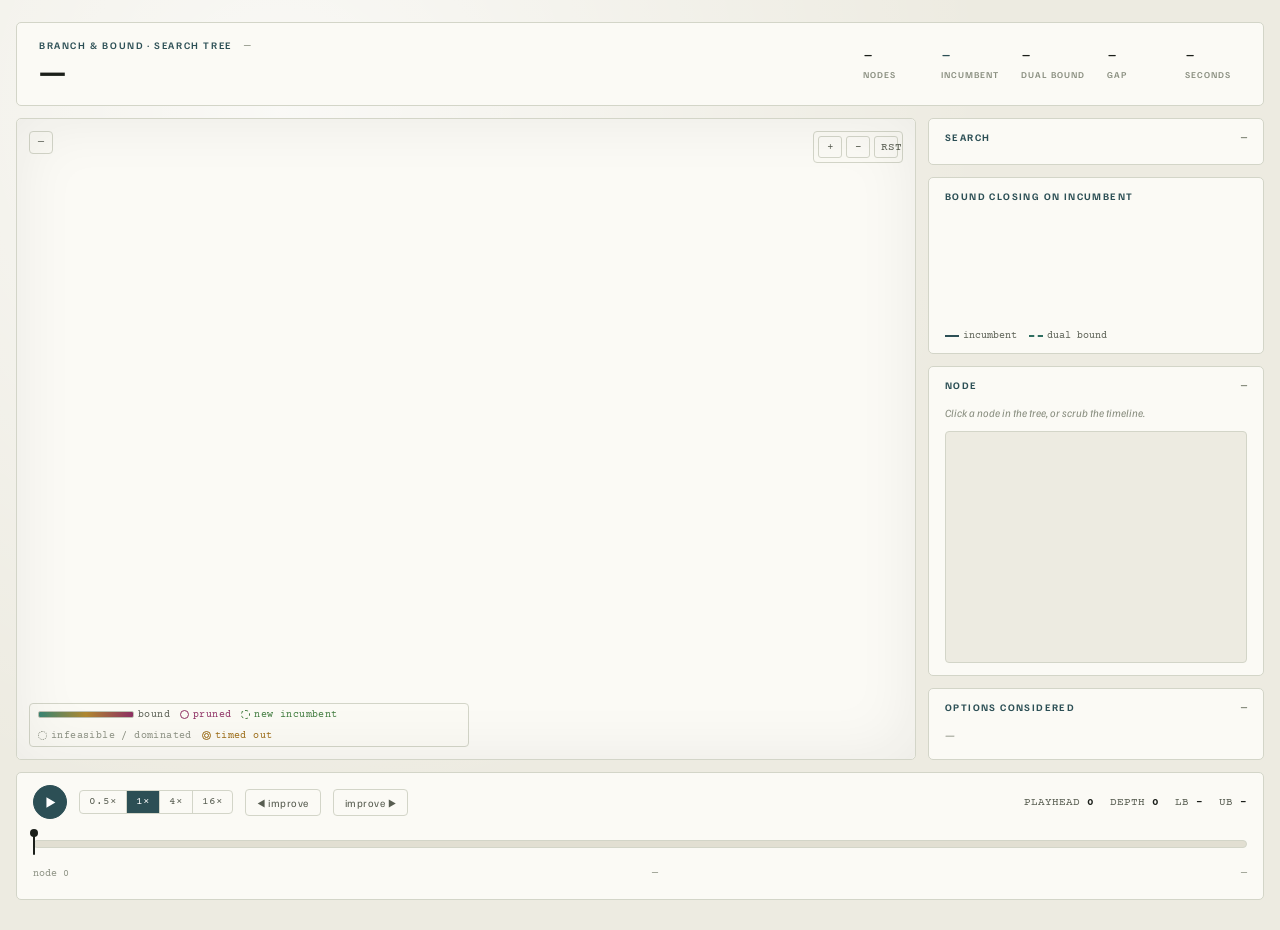
<file: drp/viz/web/tree_template.html>
<!doctype html>
<html lang="en">
<head>
<meta charset="utf-8">
<meta name="viewport" content="width=device-width, initial-scale=1">
<title>Search Tree -- __DRP_INSTANCE_NAME__</title>
<link rel="stylesheet" href="https://fonts.googleapis.com/css2?family=Familjen+Grotesk:wght@500;600;700&family=Courier+Prime:wght@400;700&display=swap">
<style>
  :root{
    /* Same aeronautical-chart identity as the flight replay: warm paper, navy
       ink, magenta for anything the search or the airspace forbids. The tree
       and the map on this page have to read as the same document. */
    --paper:#EDEBE1; --paper-2:#E2DFD2; --panel:#FBFAF5;
    --ink:#1B1F1A; --muted:#585D51; --muted-2:#8A8F80;
    --line:#D3D5C8; --line-2:#BFC2B3;
    --restricted:#8E2F63; --caution:#B23A22; --warn:#9C6B12; --success:#3E7A3C;
    --accent:#2C4F55; --accent-2:#3E7078; --accent-ink:#FFFFFF;
    --live:#2F6E60;
    /* Overwritten from the theme's ramp at startup; this is the fallback. */
    --ramp-css:linear-gradient(90deg,#3A8674,#B08830,#8E2F63);
    --f-display:'Familjen Grotesk',system-ui,sans-serif;
    --f-mono:'Courier Prime',ui-monospace,Consolas,monospace;
    --sp-2:8px; --sp-3:12px; --sp-4:16px; --sp-5:22px; --sp-6:30px;
    --r:5px;
  }
  *{box-sizing:border-box;}
  html,body{margin:0;}
  body{background:var(--paper);color:var(--ink);font-family:var(--f-display);
    background-image:radial-gradient(circle at 22% 12%,rgba(255,255,255,.7),transparent 55%);}
  ::selection{background:rgba(44,79,85,.2);}
  button{font-family:inherit;}

  .console{max-width:1440px;margin:0 auto;padding:var(--sp-5) var(--sp-4) var(--sp-6);
    display:flex;flex-direction:column;gap:var(--sp-3);}

  /* ---------- header ---------- */
  .hud{border:1px solid var(--line);border-radius:var(--r);background:var(--panel);
    padding:var(--sp-4) var(--sp-5);display:flex;flex-wrap:wrap;align-items:center;
    justify-content:space-between;gap:var(--sp-4);}
  .hud-title{display:flex;align-items:baseline;gap:var(--sp-3);flex-wrap:wrap;}
  .eyebrow{font-weight:600;font-size:10px;letter-spacing:.16em;color:var(--accent);
    text-transform:uppercase;}
  .hud-title h1{font-weight:700;font-size:clamp(21px,3vw,30px);margin:0;letter-spacing:-.01em;
    text-transform:capitalize;}
  .hud-title .sub{font-family:var(--f-mono);font-size:11px;color:var(--muted-2);}
  .stat-strip{display:flex;gap:var(--sp-5);flex-wrap:wrap;}
  .stat{display:flex;flex-direction:column;gap:1px;min-width:56px;}
  .stat .v{font-family:var(--f-mono);font-variant-numeric:tabular-nums;font-size:17px;
    color:var(--ink);line-height:1.2;}
  .stat .k{font-size:9px;letter-spacing:.11em;text-transform:uppercase;color:var(--muted-2);
    font-weight:600;}
  .stat.ok .v{color:var(--accent);}
  .stat.good .v{color:var(--success);}
  .stat.hot .v{color:var(--caution);}

  /* ---------- layout ---------- */
  /* Fixed panel height, no aspect-ratio anywhere: a grid row that stretches to
     its tallest item plus an aspect-ratio child feeds height back into width and
     the panel walks over its neighbour. */
  .body{display:grid;grid-template-columns:minmax(0,1fr) 336px;gap:var(--sp-3);
    align-items:stretch;}
  @media (max-width:1080px){.body{grid-template-columns:1fr;}}

  /* ---------- tree ---------- */
  .tree-panel{position:relative;border:1px solid var(--line);border-radius:var(--r);
    background:var(--panel);overflow:hidden;min-height:clamp(330px,54vh,640px);}
  .tree-panel::after{content:"";position:absolute;inset:0;pointer-events:none;
    border-radius:var(--r);
    box-shadow:inset 0 0 62px rgba(27,31,26,.07);}
  #tree{display:block;width:100%;height:100%;touch-action:none;cursor:grab;outline:none;}
  #tree.dragging{cursor:grabbing;}
  .chrome{position:absolute;inset:0;pointer-events:none;padding:var(--sp-3);
    display:flex;flex-direction:column;justify-content:space-between;}
  .chrome-row{display:flex;justify-content:space-between;align-items:flex-start;gap:var(--sp-2);}
  .plate{pointer-events:auto;background:rgba(251,250,245,.93);border:1px solid var(--line);
    border-radius:4px;padding:5px 8px;font-family:var(--f-mono);font-size:10px;
    color:var(--muted);letter-spacing:.04em;}
  .zoomer{display:flex;gap:4px;padding:4px;}
  .zoomer button{width:24px;height:22px;border:1px solid var(--line);background:var(--panel);
    color:var(--muted);border-radius:3px;font-size:11px;cursor:pointer;line-height:1;
    font-family:var(--f-mono);}
  .zoomer button:hover{background:var(--accent);color:var(--accent-ink);border-color:var(--accent);}
  .keylegend{display:flex;gap:10px;flex-wrap:wrap;max-width:440px;align-items:center;}
  .keylegend span{display:flex;align-items:center;gap:4px;white-space:nowrap;}
  .keylegend i{width:9px;height:9px;border-radius:50%;display:inline-block;}
  .keylegend i.ring{background:transparent;border:1.6px solid currentColor;}
  /* The second channel for node status (roadmap 2.5): four ring colours become
     four ring *styles* as well, matching the SVG dash patterns below. */
  .keylegend i.ring.dash-inc{border-style:dashed;}
  .keylegend i.ring.dash-inf{border-style:dotted;}
  .keylegend i.ring.dash-out{border-style:double;border-width:3px;}
  .ramp{display:flex;align-items:center;gap:6px;}
  /* Painted from the theme's ramp at startup -- see `applyTheme` -- because
     the ramp *is* the encoding on this page, and a legend showing a different
     one would be worse than no legend. */
  .ramp .bar{width:96px;height:7px;border-radius:2px;
    background:var(--ramp-css);border:1px solid var(--line-2);}

  /* ---------- rail ---------- */
  .rail{display:flex;flex-direction:column;gap:var(--sp-3);min-width:0;}
  /* No height binding: the tree panel's own height is fixed, so letting the
     rail set the grid row height cannot feed back into anything. */
  .card{border:1px solid var(--line);border-radius:var(--r);background:var(--panel);
    padding:var(--sp-3) var(--sp-4);}
  .card h2{margin:0 0 var(--sp-2);font-size:10px;letter-spacing:.14em;text-transform:uppercase;
    color:var(--accent);font-weight:700;display:flex;justify-content:space-between;
    align-items:baseline;gap:8px;}
  .card h2 em{font-style:normal;font-family:var(--f-mono);color:var(--muted-2);
    letter-spacing:0;text-transform:none;font-size:10px;}
  .kv{display:flex;justify-content:space-between;gap:8px;font-size:11px;padding:2.5px 0;
    border-bottom:1px dotted var(--line);}
  .kv:last-child{border-bottom:0;}
  .kv span{color:var(--muted);}
  .kv b{font-family:var(--f-mono);font-weight:700;font-variant-numeric:tabular-nums;}
  .kv b.bad{color:var(--restricted);}
  .kv b.good{color:var(--success);}
  .chip{display:inline-block;font-family:var(--f-mono);font-size:9px;padding:1px 5px;
    border-radius:3px;letter-spacing:.05em;text-transform:uppercase;border:1px solid;}
  .routes{font-family:var(--f-mono);font-size:11px;line-height:1.55;margin-top:6px;}
  .routes div{display:flex;gap:6px;align-items:baseline;}
  .routes i{width:7px;height:7px;border-radius:2px;flex:none;font-style:normal;}
  .routes .tag{color:var(--muted-2);font-size:9px;letter-spacing:.08em;text-transform:uppercase;
    min-width:52px;}
  .cands{margin-top:6px;max-height:168px;overflow:auto;}
  .cand{display:grid;grid-template-columns:auto 1fr auto;gap:6px;align-items:center;
    font-family:var(--f-mono);font-size:10.5px;padding:3px 4px;border-radius:3px;cursor:pointer;
    border:1px solid transparent;}
  .cand:hover{background:var(--paper-2);}
  .cand.on{border-color:var(--accent);background:rgba(44,79,85,.07);}
  .cand .c{font-weight:700;}
  .cand .o{font-size:9px;letter-spacing:.04em;}
  .cand .b{color:var(--muted);font-variant-numeric:tabular-nums;}
  .empty{color:var(--muted-2);font-size:11px;font-style:italic;padding:6px 0;}
  #miniWrap{margin-top:6px;border:1px solid var(--line);border-radius:4px;
    background:var(--paper);overflow:hidden;}
  #mini{display:block;width:100%;height:230px;}
  #chart{display:block;width:100%;height:118px;margin-top:4px;}
  .chartlegend{display:flex;gap:12px;font-size:10px;color:var(--muted);margin-top:2px;
    font-family:var(--f-mono);flex-wrap:wrap;}
  .chartlegend i{display:inline-block;width:14px;height:0;border-top-width:2px;
    border-top-style:solid;vertical-align:middle;margin-right:4px;}

  /* ---------- transport ---------- */
  .transport{border:1px solid var(--line);border-radius:var(--r);background:var(--panel);
    padding:var(--sp-3) var(--sp-4);display:flex;flex-direction:column;gap:var(--sp-2);}
  .t-row{display:flex;align-items:center;gap:var(--sp-3);flex-wrap:wrap;}
  .play-btn{width:34px;height:34px;border-radius:50%;border:1px solid var(--accent);
    background:var(--accent);color:var(--accent-ink);display:grid;place-items:center;
    cursor:pointer;flex:none;}
  .play-btn svg{width:13px;height:13px;}
  .speed{display:flex;border:1px solid var(--line);border-radius:4px;overflow:hidden;}
  .speed button{border:0;background:transparent;padding:5px 9px;font-size:10.5px;
    font-family:var(--f-mono);color:var(--muted);cursor:pointer;border-right:1px solid var(--line);}
  .speed button:last-child{border-right:0;}
  .speed button.on{background:var(--accent);color:var(--accent-ink);}
  .ghost{border:1px solid var(--line);background:transparent;color:var(--muted);
    padding:6px 11px;border-radius:4px;font-size:10.5px;cursor:pointer;letter-spacing:.05em;}
  .ghost:hover{border-color:var(--accent);color:var(--accent);}
  .ghost[disabled]{opacity:.4;cursor:default;}
  .ghost[disabled]:hover{border-color:var(--line);color:var(--muted);}
  .clock{margin-left:auto;display:flex;gap:var(--sp-4);font-family:var(--f-mono);font-size:11px;
    color:var(--muted);flex-wrap:wrap;}
  .clock b{color:var(--ink);font-variant-numeric:tabular-nums;}
  .scrub{position:relative;height:34px;cursor:pointer;outline:none;}
  .scrub .track{position:absolute;left:0;right:0;top:13px;height:8px;background:var(--paper-2);
    border:1px solid var(--line);border-radius:4px;overflow:hidden;}
  .scrub .fill{position:absolute;inset:0 100% 0 0;background:var(--accent-2);opacity:.5;}
  .scrub .marks{position:absolute;left:0;right:0;top:13px;height:8px;pointer-events:none;}
  .scrub .mk{position:absolute;top:-3px;width:2px;height:14px;background:var(--success);
    border-radius:1px;}
  .scrub .head{position:absolute;top:6px;width:2px;height:22px;background:var(--ink);
    border-radius:1px;pointer-events:none;}
  .scrub .head::after{content:"";position:absolute;left:-3px;top:-4px;width:8px;height:8px;
    background:var(--ink);border-radius:50%;}
  .scrub:focus-visible .track{border-color:var(--accent);}
  .axis{display:flex;justify-content:space-between;font-family:var(--f-mono);font-size:9.5px;
    color:var(--muted-2);}
  .note{font-size:10.5px;color:var(--muted-2);font-family:var(--f-mono);}
  .note b{color:var(--caution);}

  .tip{position:absolute;pointer-events:none;opacity:0;transform:translate(-50%,-140%);
    background:var(--ink);color:var(--paper);padding:5px 8px;border-radius:4px;
    font-family:var(--f-mono);font-size:10.5px;white-space:pre;z-index:6;line-height:1.45;}

  /* shown only when the GSAP request failed -- see the guard at the top of the
     script; without it the page is a shell of empty panels with no explanation */
  .offline-note{max-width:640px;margin:12vh auto;padding:0 24px;
    font-family:system-ui,sans-serif;color:#1B1F1A;line-height:1.6;}
  .offline-note h1{font-size:20px;margin:0 0 12px;}
  .offline-note p{margin:0 0 12px;color:#585D51;font-size:14px;}
  .offline-note code{font-family:ui-monospace,Consolas,monospace;font-size:13px;
    background:#E2DFD2;padding:1px 4px;border-radius:3px;}
</style>
</head>
<body>
<div class="console">

  <header class="hud">
    <div class="hud-title">
      <div>
        <div class="eyebrow">Branch &amp; Bound &middot; search tree</div>
        <h1 id="ttl">&mdash;</h1>
      </div>
      <div class="sub" id="sub">&mdash;</div>
    </div>
    <div class="stat-strip">
      <div class="stat"><div class="v" id="sNodes">&ndash;</div><div class="k">Nodes</div></div>
      <div class="stat ok"><div class="v" id="sBest">&ndash;</div><div class="k">Incumbent</div></div>
      <div class="stat"><div class="v" id="sBound">&ndash;</div><div class="k">Dual bound</div></div>
      <div class="stat" id="gapStat"><div class="v" id="sGap">&ndash;</div><div class="k">Gap</div></div>
      <div class="stat"><div class="v" id="sTime">&ndash;</div><div class="k">Seconds</div></div>
    </div>
  </header>

  <div class="body">
    <div class="tree-panel" id="treePanel">
      <svg id="tree" tabindex="0" role="img" aria-label="Branch and bound search tree"></svg>
      <div class="chrome">
        <div class="chrome-row">
          <div class="plate" id="readout">&mdash;</div>
          <div class="plate zoomer">
            <button id="zIn" title="Zoom in (+)" aria-label="Zoom in">&#43;</button>
            <button id="zOut" title="Zoom out (&minus;)" aria-label="Zoom out">&minus;</button>
            <button id="zRst" title="Reset view (0)" aria-label="Reset view">RST</button>
          </div>
        </div>
        <div class="chrome-row">
          <div class="plate keylegend">
            <span class="ramp"><span class="bar"></span><span id="rampLabel">bound</span></span>
            <span style="color:var(--restricted)"><i class="ring"></i>pruned</span>
            <span style="color:var(--success)"><i class="ring dash-inc"></i>new incumbent</span>
            <span style="color:var(--muted-2)"><i class="ring dash-inf"></i>infeasible / dominated</span>
            <span style="color:var(--warn)"><i class="ring dash-out"></i>timed out</span>
          </div>
        </div>
      </div>
      <div class="tip" id="tip"></div>
    </div>

    <aside class="rail">
      <section class="card">
        <h2>Search <em id="statusChip">&mdash;</em></h2>
        <div id="searchKv"></div>
      </section>

      <section class="card">
        <h2>Bound closing on incumbent</h2>
        <svg id="chart" role="img" aria-label="Dual bound and incumbent over node expansion order"></svg>
        <div class="chartlegend">
          <span><i style="border-top-color:var(--accent)"></i>incumbent</span>
          <span><i style="border-top-color:var(--live);border-top-style:dashed"></i>dual bound</span>
        </div>
      </section>

      <section class="card">
        <h2>Node <em id="nodeTag">&mdash;</em></h2>
        <div id="nodeKv"><div class="empty">Click a node in the tree, or scrub the timeline.</div></div>
        <div class="routes" id="nodeRoutes"></div>
        <div id="miniWrap"><svg id="mini" role="img" aria-label="Partial routes at the selected node"></svg></div>
      </section>

      <section class="card">
        <h2>Options considered <em id="candTag">&mdash;</em></h2>
        <div class="cands" id="cands"><div class="empty">&mdash;</div></div>
      </section>
    </aside>
  </div>

  <footer class="transport">
    <div class="t-row">
      <button class="play-btn" id="playBtn" aria-label="Play">
        <svg id="playIcon" viewBox="0 0 16 16" fill="currentColor"><path d="M3 1.5v13l11-6.5z"/></svg>
      </button>
      <div class="speed" id="speedGroup">
        <button data-s="0.5">0.5&times;</button>
        <button data-s="1" class="on">1&times;</button>
        <button data-s="4">4&times;</button>
        <button data-s="16">16&times;</button>
      </div>
      <button class="ghost" id="prevImp" title="Previous improvement">&#9664; improve</button>
      <button class="ghost" id="nextImp" title="Next improvement">improve &#9654;</button>
      <div class="clock">
        <span>PLAYHEAD <b id="rdNode">0</b></span>
        <span>DEPTH <b id="rdDepth">0</b></span>
        <span>LB <b id="rdLb">&ndash;</b></span>
        <span>UB <b id="rdUb">&ndash;</b></span>
      </div>
    </div>
    <div class="scrub" id="scrub" role="slider" tabindex="0"
         aria-label="Node expansion order" aria-valuemin="0" aria-valuenow="0">
      <div class="track"><div class="fill" id="scrubFill"></div></div>
      <div class="marks" id="scrubMarks"></div>
      <div class="head" id="scrubHead"></div>
    </div>
    <div class="axis"><span>node 0</span><span id="axMid">&mdash;</span><span id="axEnd">&mdash;</span></div>
    <div class="note" id="note"></div>
  </footer>

</div>

<script src="https://cdnjs.cloudflare.com/ajax/libs/gsap/3.12.5/gsap.min.js"></script>
<script>
(function(){
"use strict";

// Every element on this page is built by this script, and this script needs
// GSAP -- which is the one thing the file does not carry inside it. If that
// request failed, the page would otherwise render as a shell of empty panels
// and em-dashes with nothing to explain it.
if (typeof gsap === "undefined"){
  document.body.innerHTML =
    '<div class="offline-note">' +
    '<h1>This page could not load GSAP</h1>' +
    '<p>The file is self-contained apart from one thing: it fetches the GSAP ' +
    'animation library from <code>cdnjs.cloudflare.com</code>, and its two ' +
    'typefaces from Google Fonts, when you open it. That request did not ' +
    'succeed — most likely this machine is offline, or something is ' +
    'blocking the CDN.</p>' +
    '<p>Reconnect and reload. Nothing else is missing: the instance, the ' +
    'solution and the trace are all inside this file already.</p>' +
    '</div>';
  return;
}


const DATA = __DRP_TREE_DATA_JSON__;
const NS = "http://www.w3.org/2000/svg";

let reduced = false;
gsap.matchMedia().add("(prefers-reduced-motion: reduce)", () => { reduced = true; });

// ---------- theme (roadmap 2.5) ----------
// Every colour that carries a *meaning* lives in Python (`drp/viz/theme.py`)
// and travels in the payload, so `--theme safe` / `--theme chart` switches this
// page, the matplotlib figures and the other two pages together; there is no
// second copy of a palette anywhere in the repository.
const THEME = (DATA && DATA.theme) || null;
// CSS custom property <- theme token. The stylesheet above is written against
// these names, so pushing the tokens through here is what makes the HTML
// chrome and the SVG agree on one palette.
const CSS_VARS = {
  "--paper":"paper", "--paper-2":"paper2", "--panel":"panel", "--ink":"ink",
  "--muted":"muted", "--muted-2":"muted2", "--line":"line", "--line-2":"line2",
  "--restricted":"restricted", "--caution":"caution", "--warn":"warn",
  "--success":"success", "--accent":"accent", "--accent-2":"accent2",
  "--water":"water",
};
function applyTheme(tokens){
  if (!tokens) return;
  const root = document.documentElement.style;
  for (const k in CSS_VARS){ if (tokens[CSS_VARS[k]]) root.setProperty(k, tokens[CSS_VARS[k]]); }
  if (tokens.accent2) root.setProperty("--live", tokens.accent2);
  const stops = (THEME && THEME.ramp) || [];
  root.setProperty("--ramp-css", stops.length >= 2
    ? `linear-gradient(90deg,${stops.join(",")})`
    : "linear-gradient(90deg,#3A8674,#B08830,#8E2F63)");
}

const C = Object.assign({
  ink:"#1B1F1A", muted:"#585D51", muted2:"#8A8F80", line:"#D3D5C8", line2:"#BFC2B3",
  paper:"#EDEBE1", paper2:"#E2DFD2", panel:"#FBFAF5",
  accent:"#2C4F55", accent2:"#3E7078", restricted:"#8E2F63", caution:"#B23A22",
  warn:"#9C6B12", success:"#3E7A3C", water:"#BCD3D8",
}, THEME ? THEME.tokens : {});
C.live = C.accent2;
applyTheme(THEME ? THEME.tokens : null);
const MOTION = {fast:.18, normal:.34, cine:.85, ui:"power2.out"};

const clamp = (v,a,b) => v<a?a:v>b?b:v;
const fmt = (v,d) => (v===null||v===undefined||!isFinite(v)) ? "–" : v.toFixed(d===undefined?1:d);

function el(tag, attrs){
  const e = document.createElementNS(NS, tag);
  if (attrs) for (const k in attrs) e.setAttribute(k, attrs[k]);
  return e;
}
function txt(e, s){ e.textContent = s; return e; }

// ===========================================================================
// the trace
// ===========================================================================
const T = DATA.trace;
const NODES = T.nodes;
const N = NODES.length;
const byId = new Map();
const idxOf = new Map();
NODES.forEach((n, i) => { byId.set(n.id, n); idxOf.set(n.id, i); });

const rootBound = T.root_bound === null ? 0 : T.root_bound;
const finalUb = DATA.result.best_energy;
// The bound ramp normally spans root bound -> final incumbent, which is the
// span that means something: how far each node's bound got towards the answer.
// A search that timed out without ever finding a feasible solution has no
// incumbent to span to, and that is exactly the run where the bound is the only
// thing there is to look at -- so fall back to the range of bounds actually
// recorded, and say which is which in the legend.
let rampTop = (finalUb !== null && finalUb > rootBound + 1e-9) ? finalUb : null;
let rampToIncumbent = rampTop !== null;
if (rampTop === null){
  let hi = rootBound;
  NODES.forEach(n => { if (n.lower_bound !== null && n.lower_bound > hi) hi = n.lower_bound; });
  rampTop = hi;
}
const spanLB = rampTop > rootBound + 1e-9 ? (rampTop - rootBound) : 0;

const children = new Map();          // parent id -> [child ids], in pre-order
NODES.forEach(n => {
  if (n.parent === null) return;
  if (!children.has(n.parent)) children.set(n.parent, []);
  children.get(n.parent).push(n.id);
});

const improvements = NODES.filter(n => n.status === "new_incumbent").map(n => n.id);
// The incumbent path: root -> the node that produced the returned solution.
let winner = null;
improvements.forEach(id => {
  const n = byId.get(id);
  if (winner === null || n.committed < byId.get(winner).committed) winner = id;
});
const incumbentPath = new Set();
if (winner !== null){
  let cur = winner;
  while (cur !== null && cur !== undefined){ incumbentPath.add(cur); cur = byId.get(cur).parent; }
}

// --- the dual bound over expansion order -----------------------------------
// Computed by exactly the rule solve_bnb uses for its reported dual_bound: the
// minimum bound over every node generated but not yet expanded. A node's
// children are all materialised with their bounds before it descends into any
// of them, so after processing node t the open frontier is precisely the
// explored-candidate children of nodes 0..t whose own id exceeds t.
const seriesUB = new Float64Array(N);
const seriesLB = new Float64Array(N);
(function(){
  const done = new Uint8Array(N);
  // A node the clock stopped at has been *reached* but its subtree has not been
  // explored, so it stays on the frontier -- and when the search unwinds, every
  // sibling it had generated but never entered is on the frontier too. Both are
  // exactly what solve_bnb counts, so the last value of this series is the
  // dual bound the solver reports.
  const firstTimeout = NODES.findIndex(n => n.status === "timeout");
  const stranded = [];
  if (firstTimeout >= 0){
    NODES.forEach(n => (n.candidates || []).forEach(c => {
      if (c.outcome === "unexplored" && c.bound !== null) stranded.push(c.bound);
    }));
  }
  // binary min-heap of [bound, id] with lazy deletion
  const hb = [], hi = [];
  function push(b, id){
    hb.push(b); hi.push(id);
    let i = hb.length - 1;
    while (i > 0){
      const p = (i - 1) >> 1;
      if (hb[p] <= hb[i]) break;
      [hb[p],hb[i]] = [hb[i],hb[p]]; [hi[p],hi[i]] = [hi[i],hi[p]];
      i = p;
    }
  }
  function pop(){
    const n = hb.length - 1;
    [hb[0],hb[n]] = [hb[n],hb[0]]; [hi[0],hi[n]] = [hi[n],hi[0]];
    hb.pop(); hi.pop();
    let i = 0;
    for(;;){
      const l = 2*i+1, r = l+1; let m = i;
      if (l < hb.length && hb[l] < hb[m]) m = l;
      if (r < hb.length && hb[r] < hb[m]) m = r;
      if (m === i) break;
      [hb[m],hb[i]] = [hb[i],hb[m]]; [hi[m],hi[i]] = [hi[i],hi[m]];
      i = m;
    }
  }
  let ub = Infinity;
  for (let t = 0; t < N; t++){
    const n = NODES[t];
    if (n.status !== "timeout") done[t] = 1;
    if (n.incumbent !== null) ub = Math.min(ub, n.incumbent);
    if (n.committed !== null && n.status === "new_incumbent") ub = Math.min(ub, n.committed);
    (n.candidates || []).forEach(c => {
      if (c.outcome === "explored" && c.child !== null && c.bound !== null){
        const ci = idxOf.get(c.child);
        if (ci !== undefined) push(c.bound, ci);
      }
    });
    // id -1 is never marked done, so a stranded frontier bound stays for good
    if (t === firstTimeout) stranded.forEach(b => push(b, -1));
    while (hb.length && hi[0] >= 0 && done[hi[0]]) pop();
    let lb = hb.length ? hb[0] : (isFinite(ub) ? ub : rootBound);
    lb = Math.min(lb, isFinite(ub) ? ub : lb);
    seriesUB[t] = ub;
    seriesLB[t] = lb;
  }
})();

// ===========================================================================
// tree layout -- x is expansion order, y is depth
// ===========================================================================
// Using the pre-order index as x makes the horizontal axis the same axis the
// scrubber runs on: the playhead sweeps left to right through real search time,
// and a node's whole subtree sits immediately to its right.
let maxDepth = 0;
NODES.forEach(n => { if (n.depth > maxDepth) maxDepth = n.depth; });
const W = 1000;
const H = 760;   // world aspect ~1.3:1, close to the panel's
const xGap = W / Math.max(1, N - 1);
const rowGap = H / Math.max(1, maxDepth);
// Radius has to respect both the row spacing and the horizontal spacing, or a
// dense tree turns into one solid bar and a sparse one into invisible specks.
const rBase = clamp(Math.min(rowGap * 0.22, xGap * 0.9), 0.5, 13);
const nx = i => i * xGap;
const ny = d => d * rowGap;

function promiseOf(n){
  if (n.incumbent === null) return 1;
  const den = n.incumbent - rootBound;
  if (den <= 1e-9) return n.lower_bound <= n.incumbent + 1e-9 ? 1 : 0;
  return clamp((n.incumbent - n.lower_bound) / den, 0, 1);
}
// The ramp's stops come from the theme (roadmap 2.5). The chart theme's
// teal -> amber -> magenta is *not* colour-blind safe: simulated, its far end
// lands closer to its near end than its middle does, so the ramp folds back and
// the highest bounds read like the lowest. `--theme safe` supplies one that is
// monotone under all three deficiencies.
const RAMP_HEX = (THEME && THEME.ramp && THEME.ramp.length >= 2)
  ? THEME.ramp : ["#3A8674", "#B08830", "#8E2F63"];
const RAMP_RGB = RAMP_HEX.map(h => {
  const v = h.replace("#", "");
  return [0, 2, 4].map(i => parseInt(v.slice(i, i + 2), 16));
});
function rampColor(t){
  t = clamp(t, 0, 1);
  const stops = RAMP_RGB.map((c, i) => [i / (RAMP_RGB.length - 1), c]);
  let a = stops[0], b = stops[stops.length-1];
  for (let i=0;i<stops.length-1;i++){
    if (t >= stops[i][0] && t <= stops[i+1][0]){ a = stops[i]; b = stops[i+1]; break; }
  }
  const f = (b[0]-a[0]) ? (t-a[0])/(b[0]-a[0]) : 0;
  const c = [0,1,2].map(k => Math.round(a[1][k] + (b[1][k]-a[1][k])*f));
  return `rgb(${c[0]},${c[1]},${c[2]})`;
}
function boundColor(n){
  if (spanLB <= 0) return rampColor(0);
  return rampColor((n.lower_bound - rootBound) / spanLB);
}
// Ring dash patterns, in screen px (the stroke is non-scaling, so these are
// not multiplied by the camera scale). Supplied by the theme; the literals are
// the fallback for a payload written before the theme existed.
const RING_DASH = (THEME && THEME.status_dashes) || {
  pruned_bound: "", new_incumbent: "3 2", infeasible: "1 2",
  dominated: "1 2", timeout: "5 2",
};
const RING = {
  pruned_bound: C.restricted,
  new_incumbent: C.success,
  infeasible: C.muted2,
  dominated: C.muted2,
  timeout: C.warn,
  expanded: null,
};

const svg = document.getElementById("tree");
const panel = document.getElementById("treePanel");
const readout = document.getElementById("readout");   // written by applyCamera
const world = el("g", {});
svg.appendChild(world);
const gEdges = el("g", {fill:"none", "stroke-linecap":"round"});
const gPath = el("g", {fill:"none"});
const gNodes = el("g", {});
const gHead = el("g", {});
world.appendChild(gEdges); world.appendChild(gPath);
world.appendChild(gNodes); world.appendChild(gHead);

// Edges and circles live in separate layers rather than in one group per node:
// with them interleaved, every later node's edge painted over every earlier
// node's circle and the whole tree read as a mass of strokes with no nodes in
// it. Two parallel arrays keep reveal/hide a single style write per node.
const nodeE = new Array(N);   // incoming edge, null for the root
const nodeC = new Array(N);
NODES.forEach((n, i) => {
  const x = nx(i), y = ny(n.depth);
  if (n.parent !== null){
    const pi = idxOf.get(n.parent);
    const px = nx(pi), py = ny(NODES[pi].depth);
    const c1 = py + (y - py) * 0.55, c2 = y - (y - py) * 0.55;
    const e = el("path", {
      d:`M${px.toFixed(3)},${py.toFixed(3)} C${px.toFixed(3)},${c1.toFixed(3)} ${x.toFixed(3)},${c2.toFixed(3)} ${x.toFixed(3)},${y.toFixed(3)}`,
      stroke:boundColor(n), "stroke-width":0.45, "stroke-opacity":0.3,
      "vector-effect":"non-scaling-stroke"});
    gEdges.appendChild(e);
    nodeE[i] = e;
  }
  const p = promiseOf(n);
  const col = boundColor(n);
  const r = rBase * (0.42 + 0.58 * p);
  const ring = RING[n.status];
  // The stroke is what makes a node visible when the whole tree is in frame:
  // a non-scaling stroke holds a constant screen weight, so a node is a legible
  // dot at fit and an outlined disc when you zoom in on it.
  const c = el("circle", {cx:x.toFixed(3), cy:y.toFixed(3), r:r.toFixed(3),
    fill:col, stroke:ring || col, "vector-effect":"non-scaling-stroke",
    "stroke-width": ring ? (n.status === "new_incumbent" ? 2.2 : 1.5) : 1.2});
  // The second channel: how a node ended is also a ring *pattern*, which
  // matters more here than anywhere else on the page -- the fill under the
  // ring is itself a colour from the bound ramp.
  const rdash = RING_DASH[n.status];
  if (ring && rdash) c.setAttribute("stroke-dasharray", rdash);
  c.dataset.i = i;
  gNodes.appendChild(c);
  nodeC[i] = c;
});

// the incumbent path, drawn once, behind the nodes
if (incumbentPath.size > 1){
  let d = "";
  NODES.forEach((n, i) => {
    if (!incumbentPath.has(n.id) || n.parent === null) return;
    if (!incumbentPath.has(n.parent)) return;
    const pi = idxOf.get(n.parent);
    const x = nx(i), y = ny(n.depth);
    const px = nx(pi), py = ny(NODES[pi].depth);
    const c1 = py + (y - py) * 0.55, c2 = y - (y - py) * 0.55;
    d += `M${px.toFixed(3)},${py.toFixed(3)} C${px.toFixed(3)},${c1.toFixed(3)} ${x.toFixed(3)},${c2.toFixed(3)} ${x.toFixed(3)},${y.toFixed(3)} `;
  });
  gPath.appendChild(el("path", {d, stroke:C.accent, "stroke-width":2.4,
    "stroke-opacity":0.9, "vector-effect":"non-scaling-stroke",
    "stroke-linecap":"round"}));
}

// playhead + selection ring
const headLine = el("line", {x1:0, y1:-rowGap*0.7, x2:0, y2:H + rowGap*0.7,
  stroke:C.ink, "stroke-width":1.1, "stroke-opacity":0.5,
  "vector-effect":"non-scaling-stroke", "stroke-dasharray":"3 3"});
const selRing = el("circle", {r:0, fill:"none", stroke:C.ink, "stroke-width":1.8,
  "vector-effect":"non-scaling-stroke", opacity:0});
gHead.appendChild(headLine); gHead.appendChild(selRing);

// ===========================================================================
// camera
// ===========================================================================
const pad = Math.max(W, H) * 0.05;
const HOME = {x:-pad, y:-pad - rowGap*0.5, w:W + 2*pad, h:H + 2*pad + rowGap};
const camera = {x:HOME.x, y:HOME.y, w:HOME.w, h:HOME.h};
let pxPerWorld = 1;
const MINW = (W + 2*pad) / 400, MAXW = (W + 2*pad) * 2.4;

function applyCamera(){
  svg.setAttribute("viewBox",
    `${camera.x.toFixed(4)} ${camera.y.toFixed(4)} ${camera.w.toFixed(4)} ${camera.h.toFixed(4)}`);
  const r = svg.getBoundingClientRect();
  pxPerWorld = r.width ? r.width / camera.w : 1;
  updateReadout();
}
function fitHome(){
  const r = svg.getBoundingClientRect();
  const aspect = (r.width && r.height) ? r.width / r.height : 16/9;
  let w = W + 2*pad, h = H + 2*pad + rowGap;
  if (w / h < aspect) w = h * aspect; else h = w / aspect;
  HOME.w = w; HOME.h = h;
  HOME.x = W/2 - w/2; HOME.y = (H/2) - h/2;
}
svg.setAttribute("preserveAspectRatio", "xMidYMid meet");
fitHome();
Object.assign(camera, HOME);
applyCamera();

let camTween = null;
function killCam(){ if (camTween){ camTween.kill(); camTween = null; } }
function clampCam(){
  const cx = camera.x + camera.w/2, cy = camera.y + camera.h/2;
  const lx = W/2, ly = H/2;
  camera.x = clamp(cx, lx - HOME.w*0.7, lx + HOME.w*0.7) - camera.w/2;
  camera.y = clamp(cy, ly - HOME.h*0.7, ly + HOME.h*0.7) - camera.h/2;
}
function zoomAbout(px, py, factor){
  killCam();
  const nw = clamp(camera.w*factor, MINW, MAXW);
  const f = nw / camera.w;
  const wx = camera.x + px*camera.w, wy = camera.y + py*camera.h;
  camera.w = nw; camera.h *= f;
  camera.x = wx - px*camera.w; camera.y = wy - py*camera.h;
  clampCam(); applyCamera();
}
function flyTo(x, y, w, h, dur){
  killCam();
  camTween = gsap.to(camera, {x, y, w, h, duration:reduced ? 0 : (dur||MOTION.cine),
    ease:"power3.inOut", onUpdate:applyCamera, onComplete:()=>{camTween=null;}});
}
function resetView(){ flyTo(HOME.x, HOME.y, HOME.w, HOME.h); }
// Pan to a node, but never change the zoom. Auto-zooming on select or on an
// improvement jump lands you in empty space: this tree is wide and flat, so
// framing one node at a fraction of the full width shows a sliver of a column
// and nothing around it. Only move at all if the node is outside the middle of
// the view, so clicking something you can already see does not shift the world
// under you.
function ensureVisible(i){
  const n = NODES[i];
  const x = nx(i), y = ny(n.depth);
  const mx = camera.x + camera.w * 0.18, Mx = camera.x + camera.w * 0.82;
  const my = camera.y + camera.h * 0.18, My = camera.y + camera.h * 0.82;
  if (x >= mx && x <= Mx && y >= my && y <= My) return;
  flyTo(x - camera.w/2, y - camera.h/2, camera.w, camera.h, MOTION.normal);
}

svg.addEventListener("wheel", ev => {
  ev.preventDefault();
  const r = svg.getBoundingClientRect();
  zoomAbout((ev.clientX-r.left)/r.width, (ev.clientY-r.top)/r.height,
    Math.exp(clamp(ev.deltaY,-240,240) * 0.0016));
}, {passive:false});

let drag = null, lastMoved = 0;
svg.addEventListener("pointerdown", ev => {
  if (ev.button !== 0) return;
  killCam();
  drag = {x:ev.clientX, y:ev.clientY, moved:0};
  svg.setPointerCapture(ev.pointerId);
  svg.classList.add("dragging");
});
svg.addEventListener("pointermove", ev => {
  hoverProbe(ev);
  if (!drag) return;
  const dx = ev.clientX - drag.x, dy = ev.clientY - drag.y;
  drag.x = ev.clientX; drag.y = ev.clientY;
  drag.moved += Math.abs(dx) + Math.abs(dy);
  const k = 1 / pxPerWorld;
  camera.x -= dx*k; camera.y -= dy*k;
  clampCam(); applyCamera();
});
function endDrag(ev){
  if (!drag) return;
  lastMoved = drag.moved;
  drag = null;
  svg.classList.remove("dragging");
  try { svg.releasePointerCapture(ev.pointerId); } catch(e){}
}
svg.addEventListener("pointerup", endDrag);
svg.addEventListener("pointercancel", endDrag);
svg.addEventListener("pointerleave", () => { tipHide(); });

const touches = new Map();
svg.addEventListener("pointerdown", ev => { if (ev.pointerType==="touch") touches.set(ev.pointerId, ev); });
svg.addEventListener("pointermove", ev => {
  if (ev.pointerType !== "touch" || !touches.has(ev.pointerId)) return;
  const prev = [...touches.values()];
  touches.set(ev.pointerId, ev);
  if (touches.size !== 2) return;
  drag = null;
  const cur = [...touches.values()];
  const d0 = Math.hypot(prev[0].clientX-prev[1].clientX, prev[0].clientY-prev[1].clientY);
  const d1 = Math.hypot(cur[0].clientX-cur[1].clientX, cur[0].clientY-cur[1].clientY);
  if (!d0 || !d1) return;
  const r = svg.getBoundingClientRect();
  zoomAbout(((cur[0].clientX+cur[1].clientX)/2 - r.left)/r.width,
            ((cur[0].clientY+cur[1].clientY)/2 - r.top)/r.height, d0/d1);
});
["pointerup","pointercancel"].forEach(t => svg.addEventListener(t, ev => touches.delete(ev.pointerId)));

document.getElementById("zIn").addEventListener("click", () => zoomAbout(.5,.5,1/1.5));
document.getElementById("zOut").addEventListener("click", () => zoomAbout(.5,.5,1.5));
document.getElementById("zRst").addEventListener("click", () => resetView());
svg.addEventListener("dblclick", () => resetView());

function updateReadout(){
  const z = HOME.w / camera.w;
  readout.innerHTML = `ZOOM ${z.toFixed(1)}&times; &nbsp;&middot;&nbsp; ${N} NODES &nbsp;&middot;&nbsp; DEPTH ${maxDepth}`;
}

let resizeRaf = 0;
new ResizeObserver(() => {
  cancelAnimationFrame(resizeRaf);
  resizeRaf = requestAnimationFrame(() => {
    const zx = camera.w / HOME.w;
    const cx = camera.x + camera.w/2, cy = camera.y + camera.h/2;
    fitHome();
    camera.w = HOME.w * zx; camera.h = HOME.h * zx;
    camera.x = cx - camera.w/2; camera.y = cy - camera.h/2;
    clampCam(); applyCamera();
  });
}).observe(panel);

// ===========================================================================
// hit testing + tooltip
// ===========================================================================
const tip = document.getElementById("tip");
function tipHide(){ gsap.to(tip, {opacity:0, duration:MOTION.fast, overwrite:true}); }
function tipShow(ev, html){
  const r = panel.getBoundingClientRect();
  tip.style.left = clamp(ev.clientX - r.left, 80, r.width - 80) + "px";
  tip.style.top = (ev.clientY - r.top) + "px";
  tip.innerHTML = html;
  gsap.to(tip, {opacity:1, duration:MOTION.fast, overwrite:true});
}
function nodeSummary(n){
  const inc = n.incumbent === null ? "none" : fmt(n.incumbent);
  return `node ${n.id} · depth ${n.depth}\n` +
         `bound   ${fmt(n.lower_bound)}\n` +
         `incumbent ${inc}\n` +
         `${n.status.replace(/_/g," ")}`;
}
function hoverProbe(ev){
  if (drag && drag.moved > 3) { tipHide(); return; }
  const t = ev.target;
  if (t && t.tagName === "circle" && t.dataset && t.dataset.i !== undefined){
    tipShow(ev, nodeSummary(NODES[+t.dataset.i]));
  } else tipHide();
}
svg.addEventListener("click", ev => {
  if (lastMoved > 4){ lastMoved = 0; return; }
  const t = ev.target;
  if (t && t.tagName === "circle" && t.dataset && t.dataset.i !== undefined){
    select(+t.dataset.i, true);
  }
});

// ===========================================================================
// mini map -- the partial routes at the selected node
// ===========================================================================
const mini = document.getElementById("mini");
const mb = DATA.meta.bounds;
const mW = (mb.xmax-mb.xmin) || 1, mH = (mb.ymax-mb.ymin) || 1;
const mPad = Math.max(mW, mH) * 0.13;
const flipY = y => mb.ymin + mb.ymax - y;
mini.setAttribute("viewBox",
  `${(mb.xmin-mPad).toFixed(3)} ${(mb.ymin-mPad).toFixed(3)} ${(mW+2*mPad).toFixed(3)} ${(mH+2*mPad).toFixed(3)}`);
mini.setAttribute("preserveAspectRatio", "xMidYMid meet");
const mUnit = Math.max(mW, mH) / 100;

const coordOf = {0: DATA.instance.depot};
DATA.instance.customers.forEach(c => { coordOf[c.id] = c.coord; });
const PALETTE = DATA.meta.palette;
// The same second channel the flight replay uses, on the node inspector's
// mini map: closed route k gets colour k *and* dash pattern k.
const PALETTE_DASH = (THEME && THEME.dashes) || [];
function paletteDash(k, unitPx){
  const v = (PALETTE_DASH[k % (PALETTE_DASH.length || 1)] || "").trim();
  if (!v) return null;
  return v.split(/[ ,]+/).map(n => (parseFloat(n) * unitPx).toFixed(2)).join(",");
}

const mZones = el("g", {}), mLegs = el("g", {fill:"none"}), mPts = el("g", {});
mini.appendChild(mZones); mini.appendChild(mLegs); mini.appendChild(mPts);

DATA.meta.zones.forEach(poly => {
  const pts = poly.map(p => `${p[0].toFixed(2)},${flipY(p[1]).toFixed(2)}`).join(" ");
  mZones.appendChild(el("polygon", {points:pts, fill:C.restricted, "fill-opacity":"0.1",
    stroke:C.restricted, "stroke-width":(mUnit*0.25).toFixed(3), "stroke-opacity":"0.75"}));
});

function legPath(a, b){
  const key = a <= b ? `${a}-${b}` : `${b}-${a}`;
  let pts = DATA.paths[key];
  if (!pts) pts = [coordOf[a], coordOf[b]];
  if (a > b) pts = pts.slice().reverse();
  return pts;
}
function chainD(nodes){
  let d = "", first = true;
  for (let i = 0; i < nodes.length - 1; i++){
    const pts = legPath(nodes[i], nodes[i+1]);
    pts.forEach((p, k) => {
      if (first && k === 0){ d += `M${p[0].toFixed(2)},${flipY(p[1]).toFixed(2)}`; first = false; }
      else if (k > 0) d += ` L${p[0].toFixed(2)},${flipY(p[1]).toFixed(2)}`;
    });
  }
  return d;
}

const custDot = {};
DATA.instance.customers.forEach(c => {
  const g = el("g", {});
  const cx = c.coord[0], cy = flipY(c.coord[1]);
  const dot = el("circle", {cx:cx.toFixed(2), cy:cy.toFixed(2), r:(mUnit*2.6).toFixed(2),
    fill:C.panel, stroke:C.muted2, "stroke-width":(mUnit*0.4).toFixed(3)});
  const lab = el("text", {x:cx.toFixed(2), y:cy.toFixed(2), "text-anchor":"middle",
    "dominant-baseline":"central", "font-family":"Courier Prime", "font-weight":"700",
    "font-size":(mUnit*2.9).toFixed(2), fill:C.muted});
  txt(lab, String(c.id));
  g.appendChild(dot); g.appendChild(lab);
  mPts.appendChild(g);
  custDot[c.id] = {dot, lab};
});
(function(){
  const d = DATA.instance.depot;
  const g = el("g", {});
  const cx = d[0], cy = flipY(d[1]);
  g.appendChild(el("rect", {x:(cx-mUnit*2.9).toFixed(2), y:(cy-mUnit*2.9).toFixed(2),
    width:(mUnit*5.8).toFixed(2), height:(mUnit*5.8).toFixed(2), fill:C.accent,
    rx:(mUnit*0.8).toFixed(2)}));
  const lab = el("text", {x:cx.toFixed(2), y:cy.toFixed(2), "text-anchor":"middle",
    "dominant-baseline":"central", "font-family":"Familjen Grotesk", "font-weight":"700",
    "font-size":(mUnit*3.2).toFixed(2), fill:C.panel});
  txt(lab, "H");
  g.appendChild(lab);
  mPts.appendChild(g);
})();

const CAND_COLOR = {
  cut_bound: C.restricted, cut_payload: C.warn, cut_battery: C.caution,
  cut_forbidden: C.muted2, cut_symmetry: C.muted2, unexplored: C.accent2,
};
let candEls = [];
function drawMini(n, highlight){
  mLegs.textContent = "";
  candEls = [];
  if (!n){ Object.values(custDot).forEach(o => { o.dot.setAttribute("fill", C.panel);
    o.dot.setAttribute("stroke", C.muted2); }); return; }

  const assigned = new Set();
  n.closed_routes.forEach(r => r.forEach(c => assigned.add(c)));
  n.open_route.forEach(c => assigned.add(c));
  Object.entries(custDot).forEach(([id, o]) => {
    const on = assigned.has(+id);
    o.dot.setAttribute("fill", on ? C.panel : "none");
    o.dot.setAttribute("stroke", on ? C.ink : C.line2);
    o.dot.setAttribute("stroke-opacity", on ? "1" : "0.75");
    o.lab.setAttribute("fill", on ? C.ink : C.muted2);
  });

  // rejected options first, so they sit under the committed routes
  (n.candidates || []).forEach((c, ci) => {
    if (c.outcome === "explored") return;
    const from = c.kind === "extend" && n.open_route.length
      ? n.open_route[n.open_route.length-1] : 0;
    const p = el("path", {d:chainD([from, c.customer]), stroke:CAND_COLOR[c.outcome] || C.muted2,
      "stroke-width":(mUnit*0.55).toFixed(3), "stroke-opacity":"0.5",
      "stroke-dasharray":`${(mUnit*1.2).toFixed(2)},${(mUnit*0.9).toFixed(2)}`,
      "stroke-linecap":"round"});
    mLegs.appendChild(p);
    candEls.push({el:p, index:ci});
  });

  n.closed_routes.forEach((r, k) => {
    if (!r.length) return;
    const col = PALETTE[k % PALETTE.length];
    const attrs = {d:chainD([0].concat(r, [0])), stroke:col,
      "stroke-width":(mUnit*1.0).toFixed(3), "stroke-opacity":"0.95",
      "stroke-linejoin":"round", "stroke-linecap":"round"};
    const dk = paletteDash(k, mUnit * 1.6);
    if (dk) attrs["stroke-dasharray"] = dk;
    mLegs.appendChild(el("path", attrs));
  });
  if (n.open_route.length){
    const col = PALETTE[n.closed_routes.length % PALETTE.length];
    // no return leg: the open route has not flown one, and route_energy_open
    // does not charge one either
    mLegs.appendChild(el("path", {d:chainD([0].concat(n.open_route)), stroke:col,
      "stroke-width":(mUnit*1.0).toFixed(3), "stroke-opacity":"0.95",
      "stroke-dasharray":`${(mUnit*2.2).toFixed(2)},${(mUnit*1.2).toFixed(2)}`,
      "stroke-linejoin":"round", "stroke-linecap":"round"}));
    const tipC = coordOf[n.open_route[n.open_route.length-1]];
    mLegs.appendChild(el("circle", {cx:tipC[0].toFixed(2), cy:flipY(tipC[1]).toFixed(2),
      r:(mUnit*4.2).toFixed(2), fill:"none", stroke:col,
      "stroke-width":(mUnit*0.5).toFixed(3), "stroke-opacity":"0.9"}));
  }
  highlightCand(highlight);
}
function highlightCand(index){
  candEls.forEach(c => {
    const on = (index !== undefined && index !== null && c.index === index);
    c.el.setAttribute("stroke-opacity", on ? "1" : "0.5");
    c.el.setAttribute("stroke-width", ((on ? 1.5 : 0.55) * mUnit).toFixed(3));
  });
}

// ===========================================================================
// bound / incumbent chart
// ===========================================================================
const chart = document.getElementById("chart");
let chartHead = null;
const CW = 300, CH = 118, CPADL = 4, CPADR = 4, CPADT = 14, CPADB = 12;
chart.setAttribute("viewBox", `0 0 ${CW} ${CH}`);
chart.setAttribute("preserveAspectRatio", "none");
(function(){
  let lo = rootBound, hi = rootBound;
  for (let i=0;i<N;i++){
    if (isFinite(seriesUB[i])){ lo = Math.min(lo, seriesUB[i]); hi = Math.max(hi, seriesUB[i]); }
    if (isFinite(seriesLB[i])){ lo = Math.min(lo, seriesLB[i]); hi = Math.max(hi, seriesLB[i]); }
  }
  if (hi - lo < 1e-9) hi = lo + 1;
  const px = i => CPADL + (N<=1 ? 0 : (i/(N-1))*(CW-CPADL-CPADR));
  const py = v => CH - CPADB - ((v - lo)/(hi - lo))*(CH-CPADT-CPADB);
  chart.appendChild(el("rect", {x:0, y:0, width:CW, height:CH, fill:"none"}));
  chart.appendChild(el("line", {x1:CPADL, y1:CH-CPADB, x2:CW-CPADR, y2:CH-CPADB,
    stroke:C.line, "stroke-width":1}));

  let dUB = "", dLB = "";
  for (let i=0;i<N;i++){
    const x = px(i);
    if (isFinite(seriesUB[i])) dUB += (dUB ? " L" : "M") + `${x.toFixed(2)},${py(seriesUB[i]).toFixed(2)}`;
    if (isFinite(seriesLB[i])) dLB += (dLB ? " L" : "M") + `${x.toFixed(2)},${py(seriesLB[i]).toFixed(2)}`;
  }
  if (dLB) chart.appendChild(el("path", {d:dLB, fill:"none", stroke:C.live,
    "stroke-width":1.6, "stroke-dasharray":"4 3", "vector-effect":"non-scaling-stroke"}));
  if (dUB) chart.appendChild(el("path", {d:dUB, fill:"none", stroke:C.accent,
    "stroke-width":1.8, "vector-effect":"non-scaling-stroke"}));
  improvements.forEach(id => {
    const i = idxOf.get(id);
    if (i === undefined || !isFinite(seriesUB[i])) return;
    chart.appendChild(el("circle", {cx:px(i).toFixed(2), cy:py(seriesUB[i]).toFixed(2),
      r:2.2, fill:C.success}));
  });
  chart.appendChild(el("text", {x:CPADL+2, y:10, "font-family":"Courier Prime",
    "font-size":8, fill:C.muted2})).textContent = fmt(hi);
  chart.appendChild(el("text", {x:CPADL+2, y:CH-2, "font-family":"Courier Prime",
    "font-size":8, fill:C.muted2})).textContent = fmt(lo);
  const cHead = el("line", {x1:0, y1:CPADT-4, x2:0, y2:CH-CPADB,
    stroke:C.ink, "stroke-width":1, "stroke-opacity":0.55});
  chart.appendChild(cHead);
  chartHead = {node:cHead, px};
})();

// ===========================================================================
// header + search panel
// ===========================================================================
const R = DATA.result;
document.getElementById("ttl").textContent = DATA.instance.name;
document.getElementById("sub").textContent =
  `n=${DATA.instance.n_customers} · K=${DATA.instance.fleet.n_drones} · ${R.summary}`;
document.title = `Search Tree -- ${DATA.instance.name}`;
document.getElementById("sNodes").textContent = R.nodes_explored.toLocaleString();
document.getElementById("sBest").textContent = fmt(R.best_energy, 0);
document.getElementById("sBound").textContent = fmt(R.dual_bound, 0);
document.getElementById("sGap").textContent = R.gap === null ? "–" : R.gap.toFixed(1) + "%";
document.getElementById("gapStat").classList.add(R.optimal ? "good" : "hot");
document.getElementById("sTime").textContent = R.time.toFixed(2);

document.getElementById("rampLabel").textContent = rampToIncumbent
  ? `bound: ${fmt(rootBound, 0)} (root) → ${fmt(rampTop, 0)} (incumbent)`
  : `bound: ${fmt(rootBound, 0)} (root) → ${fmt(rampTop, 0)} (deepest) — no incumbent found`;

const statusChip = document.getElementById("statusChip");
statusChip.textContent = R.optimal ? "proven optimal" : (R.timed_out ? "timed out" : "no proof");
statusChip.style.color = R.optimal ? C.success : C.caution;

(function(){
  const counts = {};
  NODES.forEach(n => { counts[n.status] = (counts[n.status]||0) + 1; });
  const cuts = {};
  let considered = 0;
  NODES.forEach(n => (n.candidates||[]).forEach(c => {
    considered++;
    cuts[c.outcome] = (cuts[c.outcome]||0) + 1;
  }));
  const kv = document.getElementById("searchKv");
  function row(k, v, cls){
    const d = document.createElement("div");
    d.className = "kv";
    d.innerHTML = `<span>${k}</span><b class="${cls||""}">${v}</b>`;
    kv.appendChild(d);
  }
  row("Nodes recorded", N.toLocaleString() + (T.truncated ? " of " + T.nodes_explored.toLocaleString() : ""));
  row("Max depth", maxDepth);
  row("Pruned by bound", (counts.pruned_bound||0).toLocaleString(), "bad");
  row("Improvements", (counts.new_incumbent||0).toLocaleString(), "good");
  row("Complete, dominated", (counts.dominated||0).toLocaleString());
  row("Infeasible leaves", (counts.infeasible||0).toLocaleString());
  row("Options considered", considered.toLocaleString());
  row("└ cut on bound", (cuts.cut_bound||0).toLocaleString(), "bad");
  row("└ cut on payload", (cuts.cut_payload||0).toLocaleString());
  row("└ cut on battery", (cuts.cut_battery||0).toLocaleString());
  row("└ cut by symmetry", (cuts.cut_symmetry||0).toLocaleString());
  row("└ cut, arc forbidden", (cuts.cut_forbidden||0).toLocaleString());
  row("└ became a node", (cuts.explored||0).toLocaleString(), "good");
  if (cuts.unexplored) row("└ never reached (clock)", cuts.unexplored.toLocaleString());

  const note = document.getElementById("note");
  const bits = [];
  if (T.truncated) bits.push(`<b>Trace capped at ${T.max_nodes.toLocaleString()} nodes</b> — the search explored ${T.nodes_explored.toLocaleString()}; this is its first ${N.toLocaleString()} in depth-first order. The search itself was not truncated.`);
  if (R.timed_out) bits.push("The clock stopped this search, so the dual bound is the minimum over the unexplored frontier, not a proof.");
  note.innerHTML = bits.join(" ");
})();

// ===========================================================================
// node inspector
// ===========================================================================
const nodeKv = document.getElementById("nodeKv");
const nodeRoutes = document.getElementById("nodeRoutes");
const candsEl = document.getElementById("cands");
const nodeTag = document.getElementById("nodeTag");
const candTag = document.getElementById("candTag");
const STATUS_LABEL = {
  expanded:"expanded", pruned_bound:"pruned by bound", infeasible:"infeasible",
  new_incumbent:"new incumbent", dominated:"complete, not better", timeout:"clock expired",
};
const OUTCOME_LABEL = {
  explored:"explored", cut_bound:"bound", cut_payload:"payload", cut_battery:"battery",
  cut_forbidden:"no-fly arc", cut_symmetry:"symmetry", unexplored:"not reached",
};

let selected = null;
let selCand = null;

function renderNode(i){
  const n = NODES[i];
  nodeTag.textContent = `#${n.id} · depth ${n.depth}`;
  const ring = RING[n.status];
  const rows = [
    ["Status", STATUS_LABEL[n.status] || n.status, n.status === "new_incumbent" ? "good" : (n.status === "pruned_bound" ? "bad" : "")],
    ["Lower bound", fmt(n.lower_bound)],
    ["Incumbent here", n.incumbent === null ? "none yet" : fmt(n.incumbent)],
    ["Slack", n.incumbent === null ? "–" : fmt(n.incumbent - n.lower_bound)],
  ];
  if (n.committed !== null) rows.push(["Complete cost", fmt(n.committed),
    n.status === "new_incumbent" ? "good" : ""]);
  rows.push(["Unassigned", n.unassigned.length ? n.unassigned.join(" ") : "none"]);
  nodeKv.innerHTML = rows.map(r =>
    `<div class="kv"><span>${r[0]}</span><b class="${r[2]||""}">${r[1]}</b></div>`).join("");

  let html = "";
  n.closed_routes.forEach((r, k) => {
    if (!r.length) return;
    html += `<div><i style="background:${PALETTE[k%PALETTE.length]}"></i>` +
            `<span class="tag">closed</span><span>0 &rarr; ${r.join(" → ")} &rarr; 0</span></div>`;
  });
  if (n.open_route.length){
    html += `<div><i style="background:${PALETTE[n.closed_routes.length%PALETTE.length]}"></i>` +
            `<span class="tag">open</span><span>0 &rarr; ${n.open_route.join(" → ")}</span></div>`;
  }
  if (!html) html = `<div><span class="tag">root</span><span>nothing assigned yet</span></div>`;
  nodeRoutes.innerHTML = html;

  const cands = n.candidates || [];
  candTag.textContent = cands.length ? `${cands.length} at node ${n.id}` : "none";
  if (!cands.length){
    candsEl.innerHTML = `<div class="empty">${n.unassigned.length ? "no option survived" : "every customer is placed — this is a leaf"}</div>`;
  } else {
    candsEl.innerHTML = cands.map((c, ci) => {
      const col = c.outcome === "explored" ? C.success : (CAND_COLOR[c.outcome] || C.muted2);
      const verb = c.kind === "extend" ? "extend to" : "new route at";
      return `<div class="cand" data-ci="${ci}">` +
        `<span class="c" style="color:${col}">${verb} ${c.customer}</span>` +
        `<span class="o" style="color:${col}">${OUTCOME_LABEL[c.outcome]||c.outcome}</span>` +
        `<span class="b">${c.bound === null ? "" : fmt(c.bound)}</span></div>`;
    }).join("");
    candsEl.querySelectorAll(".cand").forEach(row => {
      const ci = +row.dataset.ci;
      row.addEventListener("click", () => {
        const c = cands[ci];
        if (c.outcome === "explored" && c.child !== null && byId.has(c.child)){
          select(c.child, true);
          return;
        }
        selCand = (selCand === ci) ? null : ci;
        candsEl.querySelectorAll(".cand").forEach(r2 =>
          r2.classList.toggle("on", +r2.dataset.ci === selCand));
        highlightCand(selCand);
      });
      row.addEventListener("mouseenter", () => highlightCand(ci));
      row.addEventListener("mouseleave", () => highlightCand(selCand));
    });
  }
  selCand = null;
  drawMini(n, null);
}

function select(i, fly){
  if (i < 0 || i >= N) return;
  selected = i;
  const n = NODES[i];
  selRing.setAttribute("cx", nx(i).toFixed(3));
  selRing.setAttribute("cy", ny(n.depth).toFixed(3));
  selRing.setAttribute("r", (rBase * 2.4).toFixed(3));
  gsap.to(selRing, {attr:{opacity:1}, duration:reduced?0:MOTION.fast, overwrite:true});
  renderNode(i);
  if (fly && !reduced) ensureVisible(i);
}

// ===========================================================================
// transport: the scrubber runs over node-expansion order
// ===========================================================================
const scrub = document.getElementById("scrub");
const scrubFill = document.getElementById("scrubFill");
const scrubHead = document.getElementById("scrubHead");
const scrubMarks = document.getElementById("scrubMarks");
const rdNode = document.getElementById("rdNode"), rdDepth = document.getElementById("rdDepth");
const rdLb = document.getElementById("rdLb"), rdUb = document.getElementById("rdUb");
document.getElementById("axMid").textContent = "node " + Math.floor((N-1)/2);
document.getElementById("axEnd").textContent = "node " + (N-1);
scrub.setAttribute("aria-valuemax", String(N-1));

improvements.forEach(id => {
  const m = document.createElement("div");
  m.className = "mk";
  m.style.left = (N<=1 ? 0 : (id/(N-1))*100) + "%";
  scrubMarks.appendChild(m);
});

// Declared before setT because setT reads them and runs during setup: `let`
// bindings are in the temporal dead zone until their declaration executes.
let playing = false, speed = 1, ticker = null;
let lastInspect = -1;

let t = -1;            // highest node index currently revealed
function setT(v, opts){
  v = clamp(Math.round(v), 0, N-1);
  if (v === t) return;
  // reveal/hide only the range that changed
  if (v > t){
    for (let i = t+1; i <= v; i++){
      nodeC[i].style.display = "";
      if (nodeE[i]) nodeE[i].style.display = "";
    }
  } else {
    for (let i = t; i > v; i--){
      nodeC[i].style.display = "none";
      if (nodeE[i]) nodeE[i].style.display = "none";
    }
  }
  t = v;

  const frac = N<=1 ? 1 : t/(N-1);
  scrubFill.style.right = ((1-frac)*100) + "%";
  scrubHead.style.left = (frac*100) + "%";
  scrub.setAttribute("aria-valuenow", String(t));
  headLine.setAttribute("x1", nx(t).toFixed(3));
  headLine.setAttribute("x2", nx(t).toFixed(3));
  chartHead.node.setAttribute("x1", chartHead.px(t).toFixed(2));
  chartHead.node.setAttribute("x2", chartHead.px(t).toFixed(2));

  const n = NODES[t];
  rdNode.textContent = String(n.id);
  rdDepth.textContent = String(n.depth);
  rdLb.textContent = isFinite(seriesLB[t]) ? fmt(seriesLB[t], 0) : "–";
  rdUb.textContent = isFinite(seriesUB[t]) ? fmt(seriesUB[t], 0) : "–";
  if (!opts || opts.select !== false){
    // Rebuilding the inspector and the mini map is far too expensive to do at
    // playback rate; an improvement always gets through, everything else is
    // sampled and the true state is restored on pause.
    const now = performance.now();
    if (!playing || n.status === "new_incumbent" || now - lastInspect > 110){
      lastInspect = now;
      select(t, false);
    }
  }
  if (n.status === "new_incumbent" && !reduced && playing){
    gsap.fromTo(nodeC[t], {attr:{r: rBase*0.6}}, {attr:{r: rBase*3.2}, duration:.5,
      ease:"power2.out", onComplete:() => {
        nodeC[t].setAttribute("r", (rBase*(0.42+0.58*promiseOf(n))).toFixed(3));
      }});
  }
}
for (let i = 0; i < N; i++){
  nodeC[i].style.display = "none";
  if (nodeE[i]) nodeE[i].style.display = "none";
}
setT(N-1);

// playback
const playBtn = document.getElementById("playBtn");
const playIcon = document.getElementById("playIcon");
const ICON_PLAY = '<path d="M3 1.5v13l11-6.5z"/>';
const ICON_PAUSE = '<path d="M3 1.5h4v13H3zM9 1.5h4v13H9z"/>';
let acc = 0;
function step(){
  const dt = gsap.ticker.deltaRatio(60) / 60;
  // one "second" of playback covers 1/12th of the tree at 1x -- fast enough to
  // watch, slow enough to read on a small tree
  acc += dt * speed * Math.max(2, N/12);
  if (acc >= 1){
    const next = t + Math.floor(acc);
    acc -= Math.floor(acc);
    if (next >= N-1){ setT(N-1); pause(); return; }
    setT(next);
  }
}
function play(){
  if (playing) return;
  if (t >= N-1) setT(0);
  playing = true;
  playIcon.innerHTML = ICON_PAUSE;
  playBtn.setAttribute("aria-label", "Pause");
  acc = 0;
  ticker = step;
  gsap.ticker.add(ticker);
}
function pause(){
  if (!playing) return;
  playing = false;
  select(t, false);
  playIcon.innerHTML = ICON_PLAY;
  playBtn.setAttribute("aria-label", "Play");
  if (ticker){ gsap.ticker.remove(ticker); ticker = null; }
}
playBtn.addEventListener("click", () => playing ? pause() : play());
document.getElementById("speedGroup").addEventListener("click", ev => {
  const b = ev.target.closest("button");
  if (!b) return;
  speed = parseFloat(b.dataset.s);
  [...ev.currentTarget.children].forEach(x => x.classList.toggle("on", x === b));
});

function seekFromEvent(ev){
  const r = scrub.getBoundingClientRect();
  setT(((ev.clientX - r.left) / r.width) * (N-1));
}
let scrubbing = false;
scrub.addEventListener("pointerdown", ev => {
  scrubbing = true; pause(); scrub.setPointerCapture(ev.pointerId); seekFromEvent(ev);
});
scrub.addEventListener("pointermove", ev => { if (scrubbing) seekFromEvent(ev); });
["pointerup","pointercancel"].forEach(e => scrub.addEventListener(e, ev => {
  scrubbing = false; try { scrub.releasePointerCapture(ev.pointerId); } catch(x){}
}));
scrub.addEventListener("keydown", ev => {
  const big = Math.max(1, Math.round(N/25));
  if (ev.key === "ArrowRight") setT(t + (ev.shiftKey ? big : 1));
  else if (ev.key === "ArrowLeft") setT(t - (ev.shiftKey ? big : 1));
  else if (ev.key === "Home") setT(0);
  else if (ev.key === "End") setT(N-1);
  else return;
  ev.preventDefault(); pause();
});

function jumpImprovement(dir){
  if (!improvements.length) return;
  const idx = improvements.map(id => idxOf.get(id)).filter(i => i !== undefined);
  let pick = dir > 0 ? idx.find(i => i > t) : [...idx].reverse().find(i => i < t);
  // wrap, so the control is never dead: the page opens with the playhead at the
  // end of the search, where there is no "next" improvement at all
  if (pick === undefined) pick = dir > 0 ? idx[0] : idx[idx.length - 1];
  if (pick === undefined) return;
  pause();
  setT(pick);
  if (!reduced) ensureVisible(pick);
}
document.getElementById("nextImp").addEventListener("click", () => jumpImprovement(1));
document.getElementById("prevImp").addEventListener("click", () => jumpImprovement(-1));
if (!improvements.length){
  document.getElementById("nextImp").disabled = true;
  document.getElementById("prevImp").disabled = true;
}

document.addEventListener("keydown", ev => {
  if (ev.target && /input|textarea/i.test(ev.target.tagName)) return;
  if (ev.code === "Space"){ ev.preventDefault(); playing ? pause() : play(); return; }
  if (ev.target === svg){
    const stepW = camera.w * 0.12;
    if (ev.key === "ArrowLeft"){ camera.x -= stepW; }
    else if (ev.key === "ArrowRight"){ camera.x += stepW; }
    else if (ev.key === "ArrowUp"){ camera.y -= camera.h*0.12; }
    else if (ev.key === "ArrowDown"){ camera.y += camera.h*0.12; }
    else if (ev.key === "+" || ev.key === "="){ zoomAbout(.5,.5,1/1.5); return; }
    else if (ev.key === "-" || ev.key === "_"){ zoomAbout(.5,.5,1.5); return; }
    else if (ev.key === "0"){ resetView(); return; }
    else return;
    ev.preventDefault(); killCam(); clampCam(); applyCamera();
  }
});

// ===========================================================================
// intro: the tree draws itself in, settled on the node that produced the answer
// ===========================================================================
select(winner !== null && idxOf.has(winner) ? idxOf.get(winner) : 0, false);
if (!reduced){
  gsap.from(gEdges, {opacity:0, duration:MOTION.cine, ease:MOTION.ui});
  gsap.from(gNodes, {opacity:0, duration:MOTION.cine*0.8, delay:.12, ease:MOTION.ui});
  gsap.from(gPath, {opacity:0, duration:MOTION.cine, delay:.4, ease:MOTION.ui});
}
})();
</script>
</body>
</html>
</file>
<file: site/styles.css>
/* Layout: an aeronautical chart sheet. A reading column beside one large chart, then
   flight-strip rows for the solvers, then an evidence ledger. Hairline rules, no cards. */
:root {
  --paper: #EEF1EC;
  --panel: #F8F9F5;
  --ink: #16202A;
  --muted: #55606A;
  --faint: #8A949B;
  --rule: #C9D1CC;
  --rule-soft: #DCE2DD;
  --road: #D3DAD4;
  --road-2: #BCC5BF;
  --road-3: #A9B3AD;
  --water: #B9D2DA;
  --green: #D8E3D0;
  --built: #DADDD5;
  --restricted: #7A2E86;
  --accent: #155E52;
  --caution: #971820;
  --r1: #002E89; --r2: #B60012; --r3: #52245B; --r4: #5F6AB8; --r5: #8A3B12;

  --f-display: "Sofia Sans Extra Condensed", "Arial Narrow", "Roboto Condensed", sans-serif;
  --f-body: "Newsreader", "Iowan Old Style", Georgia, serif;
  --f-mono: "IBM Plex Mono", ui-monospace, "SFMono-Regular", Menlo, Consolas, monospace;

  --step--1: 0.8125rem;
  --step-0: 1.0625rem;
  --step-1: 1.3rem;
  --step-2: 1.9rem;
  --step-3: clamp(2.4rem, 4.6vw, 3.4rem);
  --step-4: clamp(3.1rem, 7.4vw, 6rem);
  --gutter: clamp(16px, 4vw, 40px);
  --max: 1240px;
}
@media (prefers-color-scheme: dark) {
  :root:not([data-theme="light"]) {
    --paper: #0E151B; --panel: #141D25; --ink: #E2E8E4; --muted: #9AA6AD; --faint: #6C7880;
    --rule: #2A3640; --rule-soft: #1E2932; --road: #1F2A33; --road-2: #2C3944; --road-3: #3A4955;
    --water: #173540; --green: #15241D; --built: #1C252C;
    --restricted: #D392E2; --accent: #62C3AF; --caution: #FF8274;
    --r1: #79A3FF; --r2: #FF7A70; --r3: #D49AF0; --r4: #9ED6E8; --r5: #F2AE5E;
    color-scheme: dark;
  }
}
:root[data-theme="dark"] {
  --paper: #0E151B; --panel: #141D25; --ink: #E2E8E4; --muted: #9AA6AD; --faint: #6C7880;
  --rule: #2A3640; --rule-soft: #1E2932; --road: #1F2A33; --road-2: #2C3944; --road-3: #3A4955;
  --water: #173540; --green: #15241D; --built: #1C252C;
  --restricted: #D392E2; --accent: #62C3AF; --caution: #FF8274;
  --r1: #79A3FF; --r2: #FF7A70; --r3: #D49AF0; --r4: #9ED6E8; --r5: #F2AE5E;
  color-scheme: dark;
}

* { box-sizing: border-box; }
html { -webkit-text-size-adjust: 100%; scroll-behavior: smooth; }
@media (prefers-reduced-motion: reduce) { html { scroll-behavior: auto; } }
body {
  margin: 0; background: var(--paper); color: var(--ink);
  font-family: var(--f-body); font-size: var(--step-0); line-height: 1.6;
  font-optical-sizing: auto;
}
.wrap { max-width: var(--max); margin-inline: auto; padding-inline: var(--gutter); }
a { color: inherit; text-decoration-color: var(--rule); text-underline-offset: 3px; }
a:hover { text-decoration-color: currentColor; }
:focus-visible { outline: 2px solid var(--accent); outline-offset: 3px; border-radius: 2px; }
h1, h2, h3 { font-family: var(--f-display); font-weight: 700; line-height: 0.95; margin: 0; text-wrap: balance; letter-spacing: 0.005em; }
p { margin: 0; }
.label {
  font-family: var(--f-mono); font-size: 0.6875rem; font-weight: 500; letter-spacing: 0.12em;
  text-transform: uppercase; color: var(--muted);
}
.mono { font-family: var(--f-mono); font-variant-numeric: tabular-nums; }
.num { font-variant-numeric: tabular-nums; }
code { font-family: var(--f-mono); font-size: 0.88em; }

/* ---------- top bar ---------- */
.top { border-bottom: 1px solid var(--rule); }
.top .wrap { display: flex; align-items: center; justify-content: space-between; gap: 16px; padding-block: 14px; flex-wrap: wrap; }
.mark { display: flex; align-items: baseline; gap: 12px; text-decoration: none; }
.mark b { font-family: var(--f-mono); font-weight: 600; font-size: 0.95rem; letter-spacing: 0.02em; border: 1.5px solid var(--ink); padding: 1px 7px 0; }
.mark span { font-family: var(--f-display); font-weight: 600; font-size: 1.15rem; letter-spacing: 0.03em; text-transform: uppercase; }
.top nav { display: flex; gap: clamp(12px, 2.4vw, 28px); flex-wrap: wrap; }
.top nav a { font-family: var(--f-mono); font-size: 0.75rem; letter-spacing: 0.08em; text-transform: uppercase; text-decoration: none; color: var(--muted); }
.top nav a:hover { color: var(--ink); }
.theme-toggle {
  font-family: var(--f-mono); font-size: 0.75rem; letter-spacing: 0.08em; text-transform: uppercase;
  color: var(--ink); background: transparent; border: 1px solid var(--rule); padding: 3px 10px; cursor: pointer;
}
.theme-toggle:hover { border-color: var(--ink); }

/* ---------- hero ---------- */
.hero .wrap { display: grid; grid-template-columns: minmax(0, 1fr); gap: 36px; padding-block: 40px 56px; }
@media (min-width: 960px) {
  .hero .wrap { grid-template-columns: minmax(0, 0.92fr) minmax(0, 1.08fr); gap: 56px; padding-block: 56px 72px; }
}
.hero-copy { display: flex; flex-direction: column; gap: 26px; min-width: 0; }
.coords { display: flex; flex-wrap: wrap; gap: 6px 18px; }
.hero h1 { font-size: var(--step-4); font-weight: 800; line-height: 0.9; }
.hero h1 em { font-style: normal; color: var(--accent); }
.lede { font-size: var(--step-1); line-height: 1.5; max-width: 34ch; color: var(--ink); }
.lede + p { max-width: 54ch; color: var(--muted); }
.formula {
  display: grid; grid-template-columns: auto minmax(0, 1fr); gap: 4px 18px; align-items: baseline;
  border-top: 1px solid var(--rule); border-bottom: 1px solid var(--rule); padding-block: 16px;
}
.formula .eq { font-family: var(--f-body); font-style: italic; font-size: 1.85rem; line-height: 1.1; white-space: nowrap; }
.formula .eq i { font-style: italic; }
.formula dl { margin: 0; display: grid; grid-template-columns: auto minmax(0, 1fr); gap: 2px 10px; font-size: 0.9rem; color: var(--muted); }
.formula dt { font-style: italic; color: var(--ink); }
.formula dd { margin: 0; }
@media (max-width: 520px) { .formula { grid-template-columns: minmax(0, 1fr); } }
.actions { display: flex; flex-wrap: wrap; gap: 12px; align-items: center; }
.btn {
  display: inline-flex; align-items: center; gap: 10px; font-family: var(--f-mono); font-size: 0.8rem;
  letter-spacing: 0.04em; padding: 10px 16px; border: 1.5px solid var(--ink); background: var(--ink); color: var(--paper);
  text-decoration: none; cursor: pointer; border-radius: 0;
}
.btn:hover { background: transparent; color: var(--ink); }
.btn.ghost { background: transparent; color: var(--ink); }
.btn.ghost:hover { background: var(--ink); color: var(--paper); }
.copyline { display: inline-flex; align-items: center; gap: 0; border: 1.5px solid var(--rule); background: var(--panel); max-width: 100%; }
.copyline code { padding: 9px 12px; white-space: nowrap; overflow-x: auto; }
.copyline button { font-family: var(--f-mono); font-size: 0.7rem; letter-spacing: 0.08em; text-transform: uppercase; border: 0; border-left: 1.5px solid var(--rule); background: transparent; color: var(--muted); padding: 10px 12px; cursor: pointer; }
.copyline button:hover { color: var(--ink); }

/* ---------- chart ---------- */
.sheet { min-width: 0; display: flex; flex-direction: column; gap: 0; }
.sheet-frame { position: relative; border: 1.5px solid var(--ink); background: var(--panel); }
.sheet-frame svg { display: block; width: 100%; height: auto; }
.sheet-head, .sheet-foot { display: flex; justify-content: space-between; gap: 12px; flex-wrap: wrap; padding-block: 8px; }
.sheet-head .label b, .sheet-foot .label b { color: var(--ink); font-weight: 600; }
#map text, #mini text { font-family: var(--f-mono); }
.bm-street { fill: none; stroke: var(--road); stroke-width: 0.6px; vector-effect: non-scaling-stroke; stroke-linejoin: round; }
.bm-secondary { fill: none; stroke: var(--road-2); stroke-width: 1.3px; vector-effect: non-scaling-stroke; stroke-linejoin: round; }
.bm-arterial { fill: none; stroke: var(--road-3); stroke-width: 2px; vector-effect: non-scaling-stroke; stroke-linejoin: round; }
.bm-waterl { fill: none; stroke: var(--water); stroke-width: 2.2px; vector-effect: non-scaling-stroke; stroke-linecap: round; }
.bm-watera { fill: var(--water); }
.bm-green { fill: var(--green); }
.bm-built { fill: var(--built); }
.grat { stroke: var(--rule); stroke-width: 0.7px; vector-effect: non-scaling-stroke; stroke-dasharray: 2 5; }
.grat-tick { stroke: var(--ink); stroke-width: 1px; vector-effect: non-scaling-stroke; }
.grat-label { font-size: 9.5px; fill: var(--muted); letter-spacing: 0.04em; }
.equator { stroke: var(--ink); stroke-width: 1.2px; vector-effect: non-scaling-stroke; stroke-dasharray: 10 4 2 4; }
.equator-label { font-size: 10px; fill: var(--ink); letter-spacing: 0.16em; font-weight: 600; }
.place { font-size: 8.5px; fill: var(--faint); letter-spacing: 0.14em; text-transform: uppercase; }
.place.city { font-size: 11px; fill: var(--muted); letter-spacing: 0.3em; }
.nf-fill { fill: var(--restricted); fill-opacity: 0.07; }
.nf-hatch { fill: none; stroke: var(--restricted); stroke-width: 9px; vector-effect: non-scaling-stroke; stroke-dasharray: 1.4 3.4; }
.nf-line { fill: none; stroke: var(--restricted); stroke-width: 1.4px; vector-effect: non-scaling-stroke; }
.nf-label { font-size: 9px; fill: var(--restricted); letter-spacing: 0.14em; font-weight: 600; }
.leg { fill: none; stroke-linecap: round; vector-effect: non-scaling-stroke; }
.leg.empty { stroke-dasharray: 3 4; }
.routes { transition: opacity 400ms ease; }
.routes.dim { opacity: 0.2; }
.route { transition: opacity 250ms ease; }
.focus-on .route:not(.is-focus), .focus-on .flown .route-f:not(.is-focus) { opacity: 0.12; }
.stop circle.dot { fill: var(--panel); stroke: var(--ink); stroke-width: 1.2; transition: fill 300ms ease; }
.stop text { font-size: 9px; fill: var(--ink); }
.stop.done circle.dot { stroke-width: 0; }
.depot circle { fill: var(--ink); }
.depot .ring { fill: none; stroke: var(--ink); stroke-width: 1.2; }
.depot text { fill: var(--panel); font-size: 11px; font-weight: 600; }
.depot .dl { fill: var(--ink); font-size: 9px; letter-spacing: 0.14em; font-weight: 600; }
.drone .arm { stroke: var(--ink); stroke-width: 1.4; }
.drone .rotor { fill: var(--panel); stroke-width: 1.6; }
.drone .hub { stroke: var(--panel); stroke-width: 1.2; }
.scalebar rect { stroke: var(--ink); stroke-width: 1; }
.scalebar text, .north text { font-size: 9px; fill: var(--ink); letter-spacing: 0.08em; }
.north path { fill: var(--ink); }

.manifest { border: 1.5px solid var(--ink); border-top: 0; background: var(--panel); }
.mrow {
  display: grid; grid-template-columns: 28px minmax(0, 1fr) 70px minmax(0, 1.2fr); gap: 4px 14px; align-items: center;
  padding: 9px 14px; border-top: 1px solid var(--rule-soft); cursor: default;
}
.mrow:first-child { border-top: 0; }
.mrow:hover, .mrow.is-focus { background: var(--paper); }
.mrow .sw { width: 24px; height: 0; border-top: 4px solid; }
.mrow .who { font-family: var(--f-mono); font-size: 0.78rem; min-width: 0; overflow: hidden; text-overflow: ellipsis; white-space: nowrap; }
.mrow .who b { font-weight: 600; margin-right: 8px; }
.mrow .who span { color: var(--muted); }
.mrow .kg { font-family: var(--f-mono); font-size: 0.78rem; text-align: right; font-variant-numeric: tabular-nums; }
.mrow .bat { display: grid; grid-template-columns: minmax(0, 1fr) auto; align-items: center; gap: 10px; }
.mrow .track { position: relative; height: 6px; background: var(--rule-soft); }
.mrow .track i { position: absolute; inset: 0 auto 0 0; width: 0; }
.mrow .track::after { content: ""; position: absolute; right: 0; top: -3px; bottom: -3px; border-right: 1.5px solid var(--ink); }
.mrow .bv { font-family: var(--f-mono); font-size: 0.75rem; font-variant-numeric: tabular-nums; color: var(--muted); min-width: 4.6em; text-align: right; }
.mhead { display: grid; grid-template-columns: 28px minmax(0, 1fr) 70px minmax(0, 1.2fr); gap: 14px; padding: 8px 14px; border-top: 1px solid var(--rule); background: var(--panel); }
.mhead .label:nth-child(3) { text-align: right; }
@media (max-width: 560px) {
  .mrow, .mhead { grid-template-columns: 22px minmax(0, 1fr) 62px; }
  .mrow .bat { grid-column: 2 / -1; }
  .mhead .label:nth-child(4) { display: none; }
}
.playbar { display: flex; align-items: center; justify-content: space-between; gap: 12px; flex-wrap: wrap; padding: 10px 14px; border: 1.5px solid var(--ink); border-top: 1px solid var(--rule); background: var(--panel); }
.playbar button { font-family: var(--f-mono); font-size: 0.75rem; letter-spacing: 0.06em; text-transform: uppercase; padding: 7px 12px; background: var(--ink); color: var(--paper); border: 1.5px solid var(--ink); cursor: pointer; }
.playbar button:hover { background: transparent; color: var(--ink); }

/* ---------- sections ---------- */
section.band { border-top: 1px solid var(--rule); }
section.band > .wrap { padding-block: clamp(56px, 8vw, 96px); display: flex; flex-direction: column; gap: 40px; }
.sec-head { display: grid; grid-template-columns: minmax(0, 1fr); gap: 18px; }
@media (min-width: 900px) { .sec-head { grid-template-columns: minmax(0, 0.9fr) minmax(0, 1.1fr); gap: 56px; align-items: end; } }
.sec-head h2 { font-size: var(--step-3); }
.sec-head .intro { display: flex; flex-direction: column; gap: 14px; max-width: 62ch; }
.sec-head .intro p { color: var(--muted); }
.sec-head .intro p strong { color: var(--ink); font-weight: 500; }

/* ---------- order lab ---------- */
.lab { display: grid; grid-template-columns: minmax(0, 1fr); gap: 32px; }
@media (min-width: 960px) { .lab { grid-template-columns: minmax(0, 1fr) minmax(0, 1fr); gap: 48px; } }
.tabs { display: flex; flex-wrap: wrap; gap: 0; border: 1.5px solid var(--ink); width: fit-content; max-width: 100%; }
.tabs button {
  font-family: var(--f-mono); font-size: 0.75rem; letter-spacing: 0.04em; padding: 8px 14px; border: 0; border-left: 1px solid var(--rule);
  background: var(--panel); color: var(--ink); cursor: pointer; display: inline-flex; gap: 8px; align-items: center;
}
.tabs button:first-child { border-left: 0; }
.tabs button i { width: 14px; height: 0; border-top: 3px solid; display: inline-block; }
.tabs button[aria-selected="true"] { background: var(--ink); color: var(--paper); }
.mini-wrap { display: flex; flex-direction: column; gap: 12px; min-width: 0; }
.mini { position: relative; aspect-ratio: 4 / 3; max-width: 100%; border: 1.5px solid var(--ink); background: var(--panel); overflow: hidden; }
.mini svg { display: block; width: 100%; height: 100%; }
.mini .hit { fill: transparent; cursor: pointer; }
.mini .stop.pick circle.dot { stroke-width: 1.6; }
.mini .stop.pick:hover circle.dot { stroke: var(--accent); stroke-width: 2.4; }
.mini .stop.other circle.dot { fill: var(--rule); stroke: none; }
.mini .stop.other text { fill: var(--faint); }
.mini .ord { font-size: 9px; font-weight: 600; fill: var(--paper); }
.picker { display: flex; flex-wrap: wrap; gap: 8px; }
.picker button {
  font-family: var(--f-mono); font-size: 0.75rem; padding: 6px 10px; border: 1.5px solid var(--rule); background: var(--panel); color: var(--ink); cursor: pointer;
  display: inline-flex; gap: 8px; align-items: baseline;
}
.picker button span { color: var(--muted); font-size: 0.7rem; }
.picker button:hover { border-color: var(--ink); }
.picker button[aria-pressed="true"] { background: var(--ink); color: var(--paper); border-color: var(--ink); }
.picker button[aria-pressed="true"] span { color: var(--paper); opacity: 0.75; }
.presets { display: flex; flex-wrap: wrap; gap: 8px; align-items: center; }
.presets .label { margin-right: 4px; }
.presets button { font-family: var(--f-mono); font-size: 0.72rem; letter-spacing: 0.03em; padding: 6px 10px; background: transparent; border: 1px solid var(--rule); color: var(--ink); cursor: pointer; }
.presets button:hover { border-color: var(--ink); }

.readout { display: flex; flex-direction: column; gap: 22px; min-width: 0; }
.seq { font-family: var(--f-mono); font-size: 0.85rem; color: var(--muted); overflow-wrap: anywhere; min-height: 1.6em; }
.seq b { color: var(--ink); font-weight: 600; }
.bignums { display: grid; grid-template-columns: repeat(3, minmax(0, 1fr)); gap: 0; border-top: 1.5px solid var(--ink); border-bottom: 1px solid var(--rule); }
.bignums > div { padding: 12px 0 14px; display: flex; flex-direction: column; gap: 4px; border-left: 1px solid var(--rule); padding-left: 14px; min-width: 0; }
.bignums > div:first-child { border-left: 0; padding-left: 0; }
.bignums .v { font-family: var(--f-display); font-weight: 700; font-size: clamp(2rem, 4vw, 2.75rem); line-height: 1; font-variant-numeric: tabular-nums; }
.bignums .s { font-family: var(--f-mono); font-size: 0.72rem; color: var(--muted); }
.verdict { display: inline-flex; align-items: center; gap: 10px; font-family: var(--f-mono); font-size: 0.78rem; letter-spacing: 0.04em; padding: 6px 10px; border: 1.5px solid currentColor; width: fit-content; max-width: 100%; }
.verdict.ok { color: var(--accent); }
.verdict.bad { color: var(--caution); }
.verdict.wait { color: var(--muted); border-style: dashed; }
.gauge { position: relative; height: 14px; background: var(--rule-soft); }
.gauge i { position: absolute; inset: 0 auto 0 0; background: var(--ink); transition: width 300ms ease; }
.gauge i.over { background: repeating-linear-gradient(135deg, var(--caution) 0 4px, transparent 4px 7px); outline: 1.5px solid var(--caution); outline-offset: -1.5px; }
.gauge b { position: absolute; top: -6px; bottom: -6px; border-left: 2px solid var(--ink); }
.gauge-scale { display: flex; justify-content: space-between; margin-top: 6px; }
.legs { display: flex; flex-direction: column; gap: 8px; }
.legrow { display: grid; grid-template-columns: 8.5em minmax(0, 1fr) 3.4em; gap: 12px; align-items: center; font-family: var(--f-mono); font-size: 0.72rem; }
.legrow .lbl { color: var(--muted); white-space: nowrap; }
.legrow .lbl b { color: var(--ink); font-weight: 500; }
.legrow .bar { display: flex; height: 12px; min-width: 0; }
.legrow .bar .a { background: var(--road-3); }
.legrow .bar .b { background: var(--accent); }
.legrow .ev { text-align: right; font-variant-numeric: tabular-nums; }
.key { display: flex; flex-wrap: wrap; gap: 6px 18px; font-family: var(--f-mono); font-size: 0.7rem; color: var(--muted); }
.key i { display: inline-block; width: 12px; height: 10px; margin-right: 6px; vertical-align: -1px; }
.rug-box { display: flex; flex-direction: column; gap: 8px; }
.rug-box svg { width: 100%; height: 92px; display: block; overflow: visible; }
.rug-box text { font-family: var(--f-mono); font-size: 10px; fill: var(--muted); }
.callout { border-left: 2px solid var(--accent); padding-left: 16px; font-size: 1.02rem; max-width: 60ch; }

/* ---------- flight strips ---------- */
.strips { display: flex; flex-direction: column; gap: 10px; }
.strip-head, .strip {
  display: grid; grid-template-columns: 96px minmax(0, 2.3fr) repeat(3, minmax(0, 0.62fr)) minmax(0, 1fr);
  align-items: stretch;
}
.strip-head > * { padding: 0 14px 4px; }
.strip { border: 1.5px solid var(--ink); background: var(--panel); }
.strip > * { padding: 12px 14px; border-left: 1px solid var(--rule); min-width: 0; }
.strip > *:first-child { border-left: 0; }
.strip .code { font-family: var(--f-display); font-weight: 800; font-size: 2rem; line-height: 1; display: flex; flex-direction: column; justify-content: space-between; gap: 6px; background: var(--ink); color: var(--paper); }
.strip .code small { font-family: var(--f-mono); font-size: 0.62rem; font-weight: 500; letter-spacing: 0.1em; opacity: 0.75; }
.strip .what h3 { font-size: 1.45rem; font-weight: 600; letter-spacing: 0.01em; display: flex; flex-wrap: wrap; gap: 6px 12px; align-items: baseline; }
.strip .what p { font-size: 0.95rem; color: var(--muted); margin-top: 6px; line-height: 1.5; }
.chip { font-family: var(--f-mono); font-size: 0.62rem; font-weight: 500; letter-spacing: 0.1em; text-transform: uppercase; padding: 2px 7px; border: 1px solid var(--accent); color: var(--accent); }
.strip .cell { display: flex; flex-direction: column; justify-content: center; gap: 2px; font-family: var(--f-mono); font-variant-numeric: tabular-nums; }
.strip .cell .v { font-size: 1.05rem; font-weight: 500; }
.strip .cell .label { display: none; }
.strip .ebar { display: flex; flex-direction: column; justify-content: center; gap: 6px; }
.strip .ebar .t { height: 8px; background: var(--rule-soft); position: relative; }
.strip .ebar .t i { position: absolute; inset: 0 auto 0 0; background: var(--ink); }
.strip .ebar .t i.best { background: var(--accent); }
@media (max-width: 860px) {
  .strip-head { display: none; }
  .strip { grid-template-columns: 74px repeat(3, minmax(0, 1fr)); }
  .strip .code { grid-row: span 3; font-size: 1.6rem; }
  .strip .what { grid-column: 2 / -1; }
  .strip .cell { border-top: 1px solid var(--rule); }
  .strip .cell .label { display: block; font-size: 0.6rem; }
  .strip .ebar { grid-column: 2 / -1; border-top: 1px solid var(--rule); }
}
.foot-note { font-family: var(--f-mono); font-size: 0.75rem; color: var(--muted); max-width: 90ch; line-height: 1.6; }

.split { display: grid; grid-template-columns: minmax(0, 1fr); gap: 20px; border-top: 1px solid var(--rule); padding-top: 32px; }
@media (min-width: 900px) { .split { grid-template-columns: minmax(0, 0.9fr) minmax(0, 1.1fr); gap: 56px; } }
.split h3 { font-size: 1.9rem; }
.split p { color: var(--muted); max-width: 60ch; }
.split p + p { margin-top: 12px; }
.tour-box { overflow-x: auto; padding-bottom: 6px; min-width: 0; }
.tour { display: flex; align-items: flex-end; gap: 4px; width: max-content; padding-top: 4px; }
.tour .seg { display: flex; flex-direction: column; gap: 8px; }
.tour .cells { display: flex; gap: 4px; }
.tour .cells span { width: 32px; height: 38px; display: grid; place-items: center; font-family: var(--f-mono); font-size: 0.8rem; background: var(--panel); border: 1.5px solid var(--rule); border-bottom-width: 4px; }
.tour .seg .label { font-size: 0.6rem; }
.tour .cut { align-self: stretch; width: 14px; display: grid; place-items: center; position: relative; }
.tour .cut::before { content: ""; position: absolute; top: -2px; bottom: 18px; left: 50%; border-left: 1.5px dashed var(--ink); }
.tour .cut::after { content: "✂"; position: absolute; top: -18px; left: 50%; transform: translateX(-50%) rotate(90deg); font-size: 12px; color: var(--ink); }
.dp { font-family: var(--f-mono); font-size: 0.8rem; color: var(--muted); margin-top: 16px; line-height: 1.7; }
.dp b { color: var(--ink); font-weight: 500; }

/* ---------- evidence ---------- */
.ledger { display: grid; grid-template-columns: minmax(0, 1fr); gap: 0; border-top: 1.5px solid var(--ink); }
@media (min-width: 900px) { .ledger { grid-template-columns: minmax(0, 1fr) minmax(0, 1fr); } }
.entry { padding: 28px 0; border-bottom: 1px solid var(--rule); display: flex; flex-direction: column; gap: 14px; min-width: 0; }
@media (min-width: 900px) {
  .entry { padding: 32px 40px 36px 0; }
  .entry:nth-child(even) { padding: 32px 0 36px 40px; border-left: 1px solid var(--rule); }
}
.entry h3 { font-size: 1.65rem; font-weight: 600; }
.entry p { color: var(--muted); max-width: 58ch; }
.entry p strong { color: var(--ink); font-weight: 500; }
.huge { font-family: var(--f-display); font-weight: 800; font-size: clamp(4.2rem, 10vw, 7.2rem); line-height: 0.85; letter-spacing: -0.01em; font-variant-numeric: tabular-nums; }
.huge small { font-size: 0.42em; font-weight: 600; color: var(--muted); letter-spacing: 0.02em; }
.term { background: var(--ink); color: var(--paper); font-family: var(--f-mono); font-size: 0.8rem; line-height: 1.7; padding: 16px 18px; overflow-x: auto; white-space: pre; margin: 0; }
.term .p { opacity: 0.55; }
.term .hl { color: var(--paper); font-weight: 600; text-decoration: underline; text-decoration-color: var(--accent); text-decoration-thickness: 2px; text-underline-offset: 3px; }
.ci svg { width: 100%; height: auto; display: block; overflow: visible; }
.ci text { font-family: var(--f-mono); font-size: 11px; fill: var(--muted); }
.ci .m { fill: var(--ink); font-size: 11.5px; }
.tests { margin: 0; padding: 0; list-style: none; display: flex; flex-direction: column; }
.tests li { display: grid; grid-template-columns: minmax(0, 13.5em) minmax(0, 1fr); gap: 4px 18px; padding: 10px 0; border-top: 1px solid var(--rule-soft); font-size: 0.95rem; }
.tests li:first-child { border-top: 0; }
.tests code { color: var(--ink); overflow-wrap: anywhere; }
.tests span { color: var(--muted); }
@media (max-width: 520px) { .tests li { grid-template-columns: minmax(0, 1fr); } }
.notyet { margin: 0; padding: 0; list-style: none; display: flex; flex-direction: column; gap: 8px; }
.notyet li { display: grid; grid-template-columns: 22px minmax(0, 1fr); gap: 10px; color: var(--muted); font-size: 0.97rem; }
.notyet li::before { content: ""; width: 14px; height: 14px; border: 1.5px dashed var(--muted); margin-top: 5px; }

/* ---------- use it ---------- */
.use { display: grid; grid-template-columns: minmax(0, 1fr); gap: 32px; }
@media (min-width: 960px) { .use { grid-template-columns: minmax(0, 1.15fr) minmax(0, 0.85fr); gap: 48px; } }
.cmds { display: flex; flex-direction: column; border: 1.5px solid var(--ink); background: var(--panel); min-width: 0; }
.cmd { display: grid; grid-template-columns: minmax(0, 1fr) auto; border-top: 1px solid var(--rule-soft); }
.cmd:first-child { border-top: 0; }
.cmd .body { padding: 12px 16px; min-width: 0; display: flex; flex-direction: column; gap: 4px; }
.cmd .body p { font-size: 0.92rem; color: var(--muted); }
.cmd pre { margin: 0; font-family: var(--f-mono); font-size: 0.82rem; overflow-x: auto; white-space: pre; }
.cmd pre .c { color: var(--accent); font-weight: 500; }
.cmd button { font-family: var(--f-mono); font-size: 0.66rem; letter-spacing: 0.1em; text-transform: uppercase; background: transparent; border: 0; border-left: 1px solid var(--rule-soft); color: var(--muted); padding: 0 14px; cursor: pointer; }
.cmd button:hover { color: var(--ink); background: var(--paper); }
.qgc { display: flex; flex-direction: column; gap: 16px; min-width: 0; }
.qgc h3 { font-size: 1.9rem; }
.qgc p { color: var(--muted); }
.files { margin: 0; padding: 0; list-style: none; font-family: var(--f-mono); font-size: 0.8rem; border-top: 1px solid var(--rule); }
.files li { display: grid; grid-template-columns: 16px minmax(0, 1fr) auto; gap: 10px; align-items: center; padding: 7px 0; border-bottom: 1px solid var(--rule-soft); }
.files li i { height: 0; border-top: 3px solid; }
.files li span { overflow: hidden; text-overflow: ellipsis; white-space: nowrap; }
.files li em { font-style: normal; color: var(--muted); font-size: 0.72rem; }
.plan { background: var(--panel); border: 1px solid var(--rule); font-family: var(--f-mono); font-size: 0.74rem; line-height: 1.6; padding: 12px 14px; margin: 0; overflow-x: auto; white-space: pre; color: var(--muted); }
.plan b { color: var(--restricted); font-weight: 600; }

footer { border-top: 1.5px solid var(--ink); }
footer .wrap { padding-block: 28px 40px; display: flex; flex-wrap: wrap; justify-content: space-between; gap: 16px 32px; }
footer p { font-family: var(--f-mono); font-size: 0.72rem; color: var(--muted); max-width: 70ch; line-height: 1.7; }
.toast { position: fixed; left: 50%; bottom: calc(20px + env(safe-area-inset-bottom, 0px)); transform: translateX(-50%); background: var(--ink); color: var(--paper); font-family: var(--f-mono); font-size: 0.75rem; padding: 8px 14px; letter-spacing: 0.04em; }
</file>
